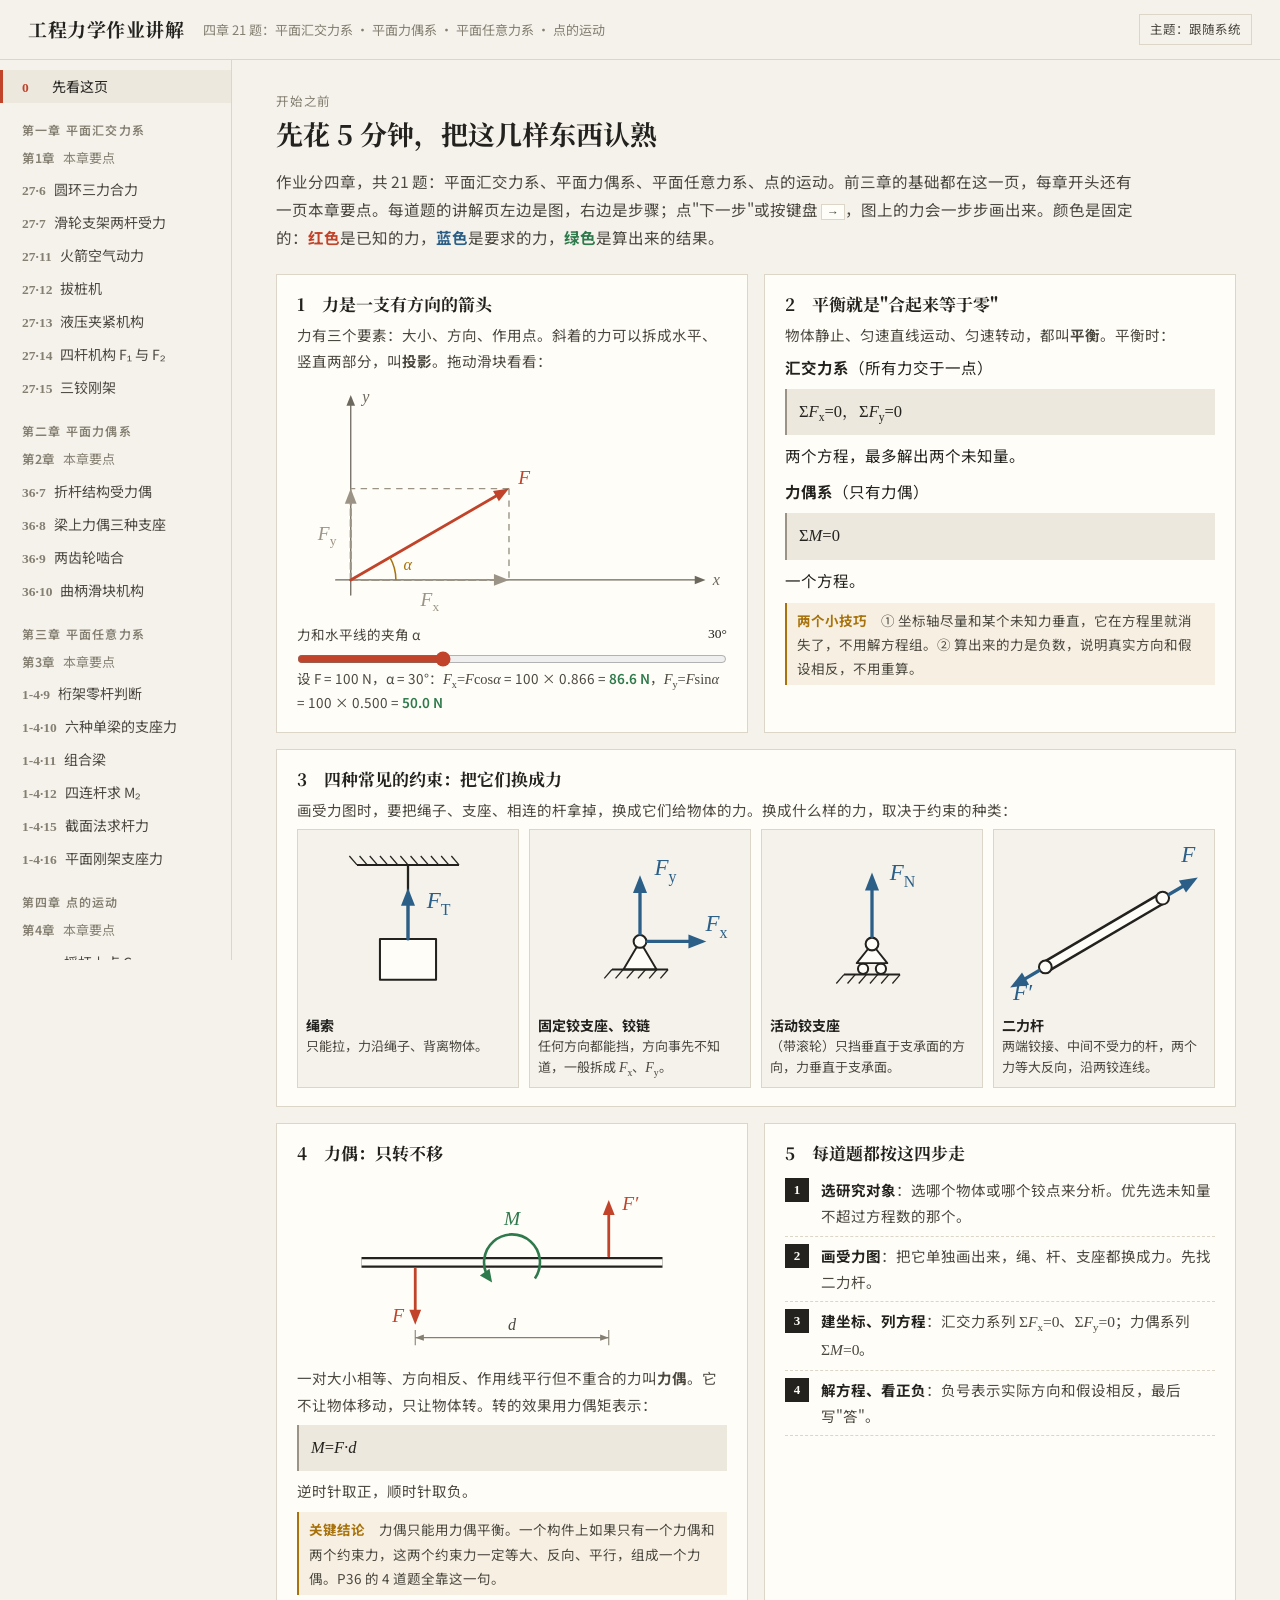
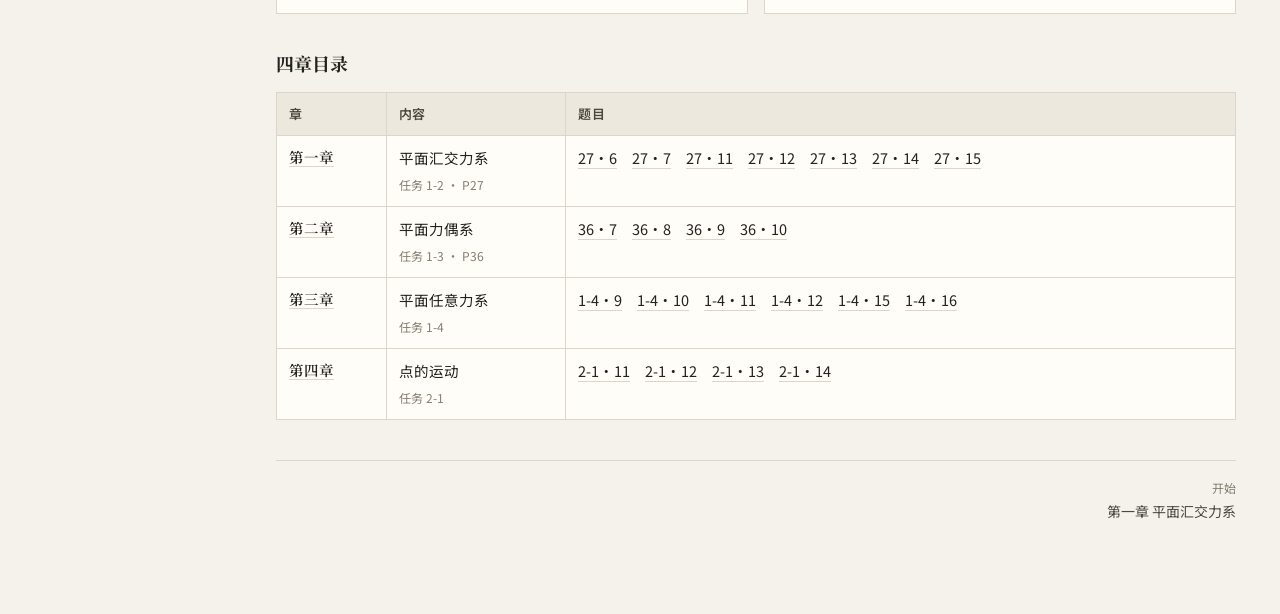
<file: index.html>
<!doctype html>
<html lang="zh-CN">
<head>
<meta charset="utf-8">
<meta name="viewport" content="width=device-width,initial-scale=1">
<title>工程力学作业讲解</title>
<meta name="description" content="工程力学四章 21 道作业题的分步动画讲解：平面汇交力系、平面力偶系、平面任意力系、点的运动">
<link rel="preconnect" href="https://fonts.googleapis.com">
<link rel="preconnect" href="https://fonts.gstatic.com" crossorigin>
<link href="https://fonts.googleapis.com/css2?family=Noto+Sans+SC:wght@400;500;700&family=Noto+Serif+SC:wght@600;700&display=swap" rel="stylesheet" media="print" onload="this.media='all'">
<style>
:root{
  --bg:#f4f2eb; --card:#fffdf7; --ink:#23221e; --ink2:#4b4840; --muted:#857f72; --rule:#dcd6c8; --soft:#ece8dd;
  --known:#c1432a; --unk:#2b5f88; --res:#2f7a4c; --geo:#9b9486; --hl:#a8730c; --axis:#6d685e;
  --sans:"Noto Sans SC","Source Han Sans SC","PingFang SC","Hiragino Sans GB","DengXian",sans-serif;
  --serif:"Noto Serif SC","Source Han Serif SC","Songti SC","SimSun",serif;
  --math:"Times New Roman","STIX Two Text","Noto Serif SC","Songti SC",serif;
  color-scheme:light;
}
@media (prefers-color-scheme: dark){
  :root:not([data-theme="light"]){
    --bg:#1a1916; --card:#23221e; --ink:#ece8de; --ink2:#c8c3b6; --muted:#8f897c; --rule:#3b3933; --soft:#2c2b26;
    --known:#f07a5a; --unk:#74a9d8; --res:#5fc28c; --geo:#7f7a6e; --hl:#e0ad48; --axis:#a8a294;
    color-scheme:dark;
  }
}
:root[data-theme="dark"]{
  --bg:#1a1916; --card:#23221e; --ink:#ece8de; --ink2:#c8c3b6; --muted:#8f897c; --rule:#3b3933; --soft:#2c2b26;
  --known:#f07a5a; --unk:#74a9d8; --res:#5fc28c; --geo:#7f7a6e; --hl:#e0ad48; --axis:#a8a294;
  color-scheme:dark;
}
*{box-sizing:border-box}
html,body{margin:0;background:var(--bg);color:var(--ink)}
body{font:15.5px/1.8 var(--sans);-webkit-font-smoothing:antialiased}
a{color:inherit}
button{font:inherit;color:inherit}

/* 顶栏 */
.top{display:flex;align-items:center;gap:18px;padding:14px 28px;border-bottom:1px solid var(--rule);background:var(--bg)}
.top h1{font:700 19px/1.3 var(--serif);margin:0;letter-spacing:.03em}
.top .sub{color:var(--muted);font-size:13px;flex:1}
.top .theme{background:none;border:1px solid var(--rule);padding:3px 10px;font-size:12.5px;cursor:pointer;color:var(--ink2)}

.shell{display:grid;grid-template-columns:232px minmax(0,1fr)}
.side{border-right:1px solid var(--rule);padding:10px 0 40px;position:sticky;top:0;height:100vh;overflow:auto}
.side h4{font:600 12px var(--sans);color:var(--muted);letter-spacing:.1em;margin:18px 22px 4px}
.side a{display:flex;gap:8px;align-items:baseline;padding:6px 18px 6px 19px;color:var(--ink2);text-decoration:none;font-size:14px;border-left:3px solid transparent;line-height:1.5}
.side a .no{font:600 13.5px var(--math);color:var(--muted);min-width:22px}
.side a.chl .t{color:var(--muted);font-size:13px}
.side a.chl .no{font-family:var(--sans);font-size:12.5px}
.side a:hover{background:var(--soft)}
.side a.on{background:var(--soft);border-left-color:var(--known);color:var(--ink)}
.side a.on .no{color:var(--known)}
main{padding:30px 44px 90px;max-width:1320px;min-width:0}

/* 题目头 */
.tag{font-size:12.5px;color:var(--muted);letter-spacing:.06em}
.ph h2{font:700 27px/1.35 var(--serif);margin:4px 0 14px}
.orig{border-left:3px solid var(--rule);padding:2px 0 2px 14px;color:var(--ink2);font-size:14.5px;margin:0 0 12px;max-width:900px}
.orig .chg{color:var(--known);font-weight:600}
.given{display:grid;grid-template-columns:auto 1fr;gap:2px 14px;font-size:14.5px;max-width:900px}
.given b{font-weight:600;color:var(--muted);font-size:12.5px;letter-spacing:.08em;padding-top:2px}

.know{display:grid;grid-template-columns:repeat(auto-fit,minmax(250px,1fr));gap:12px;margin:22px 0 28px}
.kc{background:var(--card);border:1px solid var(--rule);border-top:3px solid var(--hl);padding:11px 16px 12px}
.kc h5{margin:0 0 3px;font:600 14.5px var(--sans)}
.kc p{margin:0;font-size:14px;color:var(--ink2);line-height:1.75}

/* 图 + 步骤 */
.stage{display:grid;grid-template-columns:minmax(0,1.12fr) minmax(0,1fr);gap:28px;align-items:start}
.fig{position:sticky;top:14px;background:var(--card);border:1px solid var(--rule)}
.fig svg.dg{display:block;width:100%;height:auto;touch-action:manipulation}
.vtabs{display:flex;border-bottom:1px solid var(--rule)}
.vtabs button{flex:1;padding:8px 6px;border:none;background:none;border-bottom:2px solid transparent;cursor:pointer;color:var(--muted);font-size:14px}
.vtabs button.on{color:var(--ink);border-bottom-color:var(--known);font-weight:600}
.figbar{display:flex;align-items:center;gap:8px;border-top:1px solid var(--rule);padding:8px 12px;flex-wrap:wrap}
.btn{background:none;border:1px solid var(--rule);color:var(--ink);padding:4px 12px;font-size:13.5px;cursor:pointer;line-height:1.6}
.btn:hover{border-color:var(--ink2)}
.btn:disabled{opacity:.35;cursor:default}
.btn.pri{background:var(--ink);color:var(--card);border-color:var(--ink)}
.stepno{font:600 14px var(--math);color:var(--ink2);min-width:58px;text-align:center}
.dots{display:flex;gap:4px;margin-left:auto}
.dots i{width:16px;height:4px;background:var(--rule);cursor:pointer}
.dots i.on{background:var(--known)}
.ctrl{padding:8px 14px 10px;border-top:1px solid var(--rule);display:grid;gap:4px;font-size:13.5px}
.ctrl:empty{display:none}
.ctrl label{display:flex;justify-content:space-between;color:var(--ink2)}
.ctrl label span:last-child{font-family:var(--math);color:var(--ink)}
.ctrl input[type=range]{width:100%;accent-color:var(--known);margin:0}
.readout{font-size:13.5px;color:var(--ink2);line-height:1.7}
.readout b{color:var(--res);font-weight:600}
.legend{display:flex;gap:6px 16px;flex-wrap:wrap;font-size:12.5px;color:var(--muted);padding:7px 12px;border-top:1px solid var(--rule)}
.legend span{display:inline-flex;align-items:center;gap:6px}
.legend span i{display:inline-block;width:18px;height:3px}

.steps{list-style:none;margin:0;padding:0}
.steps li{position:relative;padding:13px 16px 14px 54px;border:1px solid transparent;border-bottom-color:var(--rule);cursor:pointer;transition:background .25s,opacity .25s}
.steps li .n{position:absolute;left:14px;top:15px;width:26px;height:26px;border:1.5px solid var(--muted);font:600 13.5px/23px var(--math);text-align:center;color:var(--muted)}
.steps li.on{background:var(--card);border-color:var(--rule);border-left:3px solid var(--known);padding-left:52px}
.steps li.on .n{background:var(--known);border-color:var(--known);color:#fff}
.steps li.later{opacity:.45}
.steps li.later:hover{opacity:.8}
.steps h4{margin:0 0 3px;font:600 15.5px/1.5 var(--sans)}
.steps .bd{font-size:14.5px;color:var(--ink2)}
.steps .bd p{margin:4px 0}

/* 公式 */
.mx{font-family:var(--math);font-size:1.07em;white-space:nowrap}
.mx i,.eq i,.wl i{font-style:italic}
.eq{font-family:var(--math);font-size:16.5px;margin:7px 0;padding:6px 12px;background:var(--soft);border-left:2px solid var(--geo);overflow-x:auto;white-space:nowrap;line-height:2.1;color:var(--ink)}
.fr{display:inline-flex;flex-direction:column;vertical-align:middle;text-align:center;margin:0 3px;font-size:.9em;line-height:1.25}
.fr>span:first-child{border-bottom:1px solid currentColor;padding:0 3px 1px}
.fr>span:last-child{padding:1px 3px 0}
.sqrt{white-space:nowrap}
.sqrt .rad{border-top:1px solid currentColor;padding:0 2px;margin-left:1px}
sub,sup{font-size:.7em;line-height:0}
.tip{font-size:13.5px;margin-top:8px;padding:5px 10px;border-left:2px solid var(--hl);color:var(--ink2);background:color-mix(in srgb,var(--hl) 9%,transparent)}
.tip b{color:var(--hl)}

/* 作业本写法 */
.blk{margin-top:36px}
.blk>h3{font:700 18px var(--serif);margin:0 0 10px;display:flex;align-items:center;gap:12px}
.blk>h3 .btn{font:13px var(--sans);margin-left:auto}
.write{background:var(--card);border:1px solid var(--rule);padding:16px 24px 16px 46px;position:relative;
  background-image:repeating-linear-gradient(to bottom,transparent 0,transparent 39px,var(--rule) 39px,var(--rule) 40px);background-position:0 15px}
.write::before{content:"";position:absolute;left:28px;top:0;bottom:0;border-left:1px solid color-mix(in srgb,var(--known) 45%,transparent)}
.wl{min-height:40px;line-height:40px;font-size:15.5px;font-family:var(--math),var(--sans);white-space:nowrap;overflow-x:auto;overflow-y:hidden}
.wl .fr{line-height:1.15;font-size:.85em}
.wl.zh{font-family:var(--sans);white-space:normal;line-height:40px}
.ans{border:2px solid var(--res);padding:12px 18px;margin-top:18px;background:color-mix(in srgb,var(--res) 6%,var(--card))}
.ans b{color:var(--res);font-weight:700;letter-spacing:.1em;margin-right:10px}
.pit{margin:18px 0 0;padding:0;list-style:none}
.pit li{padding:6px 0 6px 26px;position:relative;color:var(--ink2);font-size:14.5px;border-bottom:1px dashed var(--rule)}
.pit li::before{content:"!";position:absolute;left:4px;top:7px;width:15px;height:15px;border:1.5px solid var(--known);color:var(--known);font:700 11px/12px var(--sans);text-align:center}
.pn{display:flex;justify-content:space-between;gap:12px;margin-top:40px;border-top:1px solid var(--rule);padding-top:16px}
.pn a{text-decoration:none;font-size:14px;color:var(--ink2);max-width:48%}
.pn a:hover{color:var(--known)}
.pn small{display:block;color:var(--muted);font-size:12px}

/* SVG 图元 */
.dg text{user-select:none}
.ln{stroke:var(--ink);stroke-width:1.6;fill:none}
.frm{stroke:var(--ink);stroke-width:3;fill:none;stroke-linejoin:miter}
.rope{stroke:var(--ink);stroke-width:1.8;fill:none}
.dsh{stroke:var(--geo);stroke-width:1.3;stroke-dasharray:6 5;fill:none}
.dsh.r{stroke:var(--res)}
.dsh.h{stroke:var(--hl);stroke-width:1.6}
.dd{stroke:var(--geo);stroke-width:1.2;stroke-dasharray:12 4 2 4;fill:none}
.rodO{stroke:var(--ink);stroke-width:10;fill:none;stroke-linejoin:miter;stroke-linecap:butt}
.rodI{stroke:var(--card);stroke-width:6;fill:none;stroke-linejoin:miter;stroke-linecap:butt}
.rod{transition:opacity .5s}
.hot .rodO{stroke:var(--hl);animation:hotp 1.2s ease-in-out infinite}
.hot .rodI{stroke:color-mix(in srgb,var(--hl) 22%,var(--card))}
.hot.cplg{--fc:var(--hl)}
@keyframes hotp{50%{stroke-width:12}}
.pinc{fill:var(--card);stroke:var(--ink);stroke-width:1.6}
.sup{fill:var(--card);stroke:var(--ink);stroke-width:1.5;stroke-linejoin:round}
.gl{stroke:var(--ink);stroke-width:1.6}
.ht{stroke:var(--ink);stroke-width:1}
.body{fill:var(--card);stroke:var(--ink);stroke-width:1.6;stroke-linejoin:round}
.inkf{fill:var(--ink)}
.arc{stroke:var(--hl);stroke-width:1.4;fill:none}
.arcT{fill:var(--hl);font:italic 15px var(--math)}
.arc.r{stroke:var(--res)}.arcT.r{fill:var(--res)}
.lb{font:italic 18px var(--math);fill:var(--ink)}
.lb .sb{font-style:normal;font-size:12.5px}
.pt{font:italic 17px var(--math);fill:var(--ink)}
.nt{font:13px var(--sans);fill:var(--muted)}
.nt.r{fill:var(--res);font-weight:600}
.big{font:600 17px var(--math);fill:var(--res)}
.vl{font:12.5px var(--sans);fill:var(--fc)}
.dm{stroke:var(--muted);stroke-width:1}
.dmh{fill:var(--muted)}
.dmt{font:italic 15px var(--math);fill:var(--ink2)}
.rtm{stroke:var(--hl);stroke-width:1.3;fill:none}
.focus{stroke:var(--hl);stroke-width:1.6;stroke-dasharray:4 3;fill:none}

.arw{--fc:var(--known)}
.arw.u{--fc:var(--unk)}
.arw.r{--fc:var(--res)}
.arw.g{--fc:var(--geo)}
.arw.ax{--fc:var(--axis)}
.arw line{stroke:var(--fc);stroke-width:2.6;stroke-linecap:round}
.arw.ax line{stroke-width:1.2}
.arw line.dsl{stroke-dasharray:6 4;stroke-width:2}
.arw path{fill:var(--fc)}
.arw .lb{fill:var(--fc)}
.arw.ax .lb{font-size:15px}
.cplg{--fc:var(--known)}
.cplg.r{--fc:var(--res)}
.cplg.u{--fc:var(--unk)}
.hole{fill:var(--bg);stroke:var(--ink);stroke-width:1.2}
.rm{font-style:normal}
.kdot{fill:var(--hl)}
.cpl{stroke:var(--fc);fill:none;stroke-width:2.4}
.cplh{fill:var(--fc)}
.cplt{fill:var(--fc)}

/* 第三、四章图元 */
.ql{--fc:var(--known)}
.ql line{stroke:var(--known);stroke-width:1.5}
.ql path{fill:var(--known)}
.ql .lb{fill:var(--known)}
.bar{stroke:var(--ink);stroke-width:3.2;stroke-linecap:round}
.bar.zero{stroke:var(--geo);stroke-width:2.2;stroke-dasharray:7 5}
.bar.hotbar{stroke:var(--hl);stroke-width:5}
.mn{font:13px var(--math);fill:var(--ink2)}
.zl{font:600 12.5px var(--sans);fill:var(--known)}
.wedge{fill:color-mix(in srgb,var(--hl) 30%,transparent);stroke:none}
.slot{stroke:var(--ink);stroke-width:12;fill:none;stroke-linecap:round}
.slotI{stroke:var(--card);stroke-width:8;fill:none;stroke-linecap:round}
.trace{stroke:var(--res);stroke-width:1.6;stroke-dasharray:5 4;fill:none}
.cut{stroke:var(--known);stroke-width:1.8;stroke-dasharray:10 5;fill:none}


/* 受力平衡图 */
.balp .fly{transition:transform .9s cubic-bezier(.2,.8,.2,1),opacity .45s}
.balp.pre .fly{transform:translate(var(--fx),var(--fy));opacity:0}
.balp .late{transition:opacity .5s}
.balp.pre .late{opacity:0}
.bt{font:600 16px var(--sans);fill:var(--ink)}
.bv{font:12.5px var(--sans);font-style:normal}
.replay{font:13px var(--sans);fill:var(--unk);cursor:pointer;text-decoration:underline}

/* 没看懂、定时开放 */
.stuck{float:right;margin:1px 0 0 10px;background:none;border:1px solid var(--rule);color:var(--muted);font-size:12.5px;line-height:1.6;padding:1px 9px;cursor:pointer}
.stuck:hover{border-color:var(--ink2);color:var(--ink2)}
.stuck.on{border-color:var(--known);color:var(--known)}
.locked{color:var(--muted)}

/* 分步显隐 */
[data-s]{opacity:0;transition:opacity .5s ease}
[data-s].on{opacity:1}
.arw[data-s]{transform:scale(.04);transition:transform .7s cubic-bezier(.2,.8,.25,1),opacity .3s}
.arw[data-s].on{transform:none}
[data-tk]{transition:transform 1s cubic-bezier(.4,0,.2,1)}
[data-dk]{transition:opacity .5s}
.dim{opacity:.16 !important}
.instant,.instant *{transition:none !important}
.spin{animation:spin linear infinite}
.spin.ccw{animation-name:spinccw}
@keyframes spin{to{transform:rotate(360deg)}}
@keyframes spinccw{to{transform:rotate(-360deg)}}
.paused .spin{animation-play-state:paused}
@media (prefers-reduced-motion: reduce){
  [data-s],.arw[data-s],[data-tk]{transition-duration:.01s !important}
  .spin{animation:none}
  .hot .rodO{animation:none}
}

/* 入门页、汇总页 */
.lead{font-size:15.5px;color:var(--ink2);max-width:860px}
.pr{display:grid;grid-template-columns:repeat(auto-fit,minmax(380px,1fr));gap:16px;margin-top:22px}
.prc{background:var(--card);border:1px solid var(--rule);padding:16px 20px 18px}
.prc h3{font:700 17px var(--serif);margin:0 0 6px}
.prc p{margin:6px 0;font-size:14.5px;color:var(--ink2)}
.prc svg{display:block;width:100%;height:auto;margin:6px 0}
.prc.wide{grid-column:1/-1}
.cons{display:grid;grid-template-columns:repeat(4,minmax(0,1fr));gap:10px}
.cons figure{margin:0;border:1px solid var(--rule);padding:6px 8px 8px;background:var(--bg)}
.cons figcaption{font-size:13px;color:var(--ink2);line-height:1.6}
.cons figcaption b{display:block;color:var(--ink);font-size:14px}
.four{margin:6px 0 0;padding-left:0;list-style:none;counter-reset:f}
.four li{counter-increment:f;padding:6px 0 6px 36px;position:relative;font-size:14.5px;color:var(--ink2);border-bottom:1px dashed var(--rule)}
.four li::before{content:counter(f);position:absolute;left:0;top:7px;width:24px;height:24px;background:var(--ink);color:var(--card);font:600 13px/24px var(--math);text-align:center}
.four li b{color:var(--ink)}
table.sum{width:100%;border-collapse:collapse;margin-top:16px;font-size:14.5px;background:var(--card)}
table.sum th,table.sum td{border:1px solid var(--rule);padding:9px 12px;text-align:left;vertical-align:top}
table.sum th{background:var(--soft);font-weight:600;font-size:13px;color:var(--ink2);letter-spacing:.05em}
table.sum td:first-child{white-space:nowrap;font-family:var(--math);font-weight:600}
table.sum a{text-decoration:none;border-bottom:1px solid var(--rule)}
table.sum a:hover{color:var(--known)}
.kbd{font:12px var(--math);border:1px solid var(--rule);padding:0 5px;background:var(--card)}

@media (max-width: 960px){
  .top{padding:10px 16px}
  .top .sub{display:none}
  .shell{grid-template-columns:1fr}
  .side{position:sticky;top:0;height:auto;display:flex;overflow-x:auto;padding:0;border-right:none;border-bottom:1px solid var(--rule);background:var(--bg);z-index:6;scrollbar-width:none}
  .side::-webkit-scrollbar{display:none}
  .side h4{display:none}
  .side a{border-left:none;border-bottom:3px solid transparent;white-space:nowrap;padding:9px 11px 7px}
  .side a .t{display:none}
  .side a.on{border-bottom-color:var(--known)}
  main{padding:18px 16px 90px}
  .ph h2{font-size:21px}
  .stage{grid-template-columns:1fr;gap:14px}
  .fig{position:sticky;top:44px;z-index:4}
  .fig .legend{display:none}
  .pr{grid-template-columns:1fr}
  .cons{grid-template-columns:repeat(2,minmax(0,1fr))}
  .write{padding:12px 14px 12px 34px}
  .write::before{left:20px}
}

/* 手机端 */
.khead,.shead,.mbar,.omore{display:none}
.fr,.sqrt{white-space:nowrap}
.measure [data-s]{opacity:1 !important;transform:none !important}
@media (max-width: 960px){
  body{font-size:15px}
  main{overflow-x:clip;padding-bottom:130px}
  .top h1{font-size:17px}
  .tag{font-size:12px}
  .orig{font-size:14px;padding-left:11px;display:-webkit-box;-webkit-line-clamp:3;-webkit-box-orient:vertical;overflow:hidden;margin-bottom:2px}
  .orig.open{display:block}
  .omore{display:inline-block;background:none;border:none;color:var(--unk);font-size:13px;padding:0 0 0 14px;margin:0 0 10px;cursor:pointer}
  .given{font-size:14px}
  .mx{white-space:normal}
  .eq{white-space:normal;overflow-x:visible;font-size:16px;line-height:1.85;padding:6px 10px}
  .wl{white-space:normal;overflow:visible}
  .khead{display:block;font-size:12.5px;color:var(--muted);margin:16px 0 6px;letter-spacing:.04em}
  .know{display:flex;overflow-x:auto;scroll-snap-type:x mandatory;gap:10px;margin:0 -16px 16px;padding:0 16px 4px;scrollbar-width:none}
  .know::-webkit-scrollbar{display:none}
  .kc{flex:0 0 84%;scroll-snap-align:center}
  .fig{top:40px;box-shadow:0 1px 0 var(--rule)}
  .fig svg.dg{max-height:44vh;margin:0 auto}
  .figbar{display:none}
  .vtabs button{padding:7px 4px;font-size:13.5px}
  .ctrl{padding:6px 12px 8px;font-size:13px}
  .readout{font-size:13px}
  .shead{display:flex;align-items:center;justify-content:space-between;font-size:13px;color:var(--muted);padding:0 2px}
  .shead .btn{font-size:12.5px;padding:2px 10px}
  .steps li{display:none;padding:12px 14px 14px;background:var(--card);border:1px solid var(--rule);cursor:default}
  .steps li .n{display:none}
  .steps li.on{display:block;border-left:3px solid var(--known);padding-left:14px}
  .steps h4{font-size:16.5px;margin-bottom:4px}
  .steps .bd{font-size:15px;line-height:1.85}
  .steps.all li{display:block;padding:12px 14px 14px 50px;cursor:pointer}
  .steps.all li .n{display:block;left:12px;top:13px}
  .steps.all li.on{padding-left:48px}
  .mbar{display:flex;position:fixed;left:0;right:0;bottom:0;z-index:30;gap:10px;align-items:center;padding:8px 12px calc(8px + env(safe-area-inset-bottom));background:var(--card);border-top:1px solid var(--rule)}
  .mbar .btn{flex:1;height:46px;font-size:16px;touch-action:manipulation}
  .mprog{display:flex;gap:4px;flex:0 0 auto}
  .mprog i{width:7px;height:7px;background:var(--rule)}
  .mprog i.on{background:var(--known)}
  .write{background-image:none}
  .wl{line-height:1.9;min-height:0;padding:3px 0}
  .dg .lb{font-size:20px}
  .dg .lb .sb{font-size:14px}
  .dg .vl{font-size:14px}
  .dg .nt{font-size:14.5px}
  .dg .arcT{font-size:16.5px}
  .dg .pt{font-size:19px}
  .dg .dmt{font-size:18px}
  .arw line{stroke-width:3}
  .pr{gap:12px}
  .prc{padding:14px 14px 16px}
  table.sum{font-size:13.5px}
  table.sum th,table.sum td{padding:7px 8px}
}
@media (max-width: 960px) and (max-height: 520px){
  .fig{position:static}
  .fig svg.dg{max-height:80vh}
}

</style>
</head>
<body>
<header class="top">
  <h1>工程力学作业讲解</h1>
  <span class="sub">四章 21 题：平面汇交力系 · 平面力偶系 · 平面任意力系 · 点的运动</span>
  <button class="theme" id="theme">主题</button>
</header>
<div class="shell">
  <nav class="side" id="nav"></nav>
  <main id="main"></main>
</div>
<script>
/* ========== 配置 ========== */
const CONFIG = {
  // 百度统计的站点 id（统计代码 hm.js? 后面那串），留空就不统计
  baiduId: '',
  // 题号: 开放时间（北京时间）。到点前隐藏这道题的“作业本上这样写”和答案
  lock: {
    // 'p14-9': '2026-12-01 08:00',
  },
  // 网址带 ?view=teacher 时全部显示，也不记统计
  teacherKey: 'teacher'
};

'use strict';
/* ========== 数学与格式 ========== */
const RAD = Math.PI / 180;
const f = n => Math.round(n * 10) / 10;
// 数学角（度，逆时针为正）→ 屏幕坐标
const pol = (x, y, l, d) => [x + l * Math.cos(d * RAD), y - l * Math.sin(d * RAD)];

function at(o) {
  if (!o) return '';
  let s = '';
  if (o.s != null) s += ` data-s="${o.s}"`;
  else if (o.u != null) s += ` data-s="0"`;
  if (o.u != null) s += ` data-u="${o.u}"`;
  if (o.tk != null) s += ` data-tk="${o.tk}" data-tf="${o.tf}"`;
  if (o.dk != null) s += ` data-dk="${o.dk}"` + (o.du != null ? ` data-du="${o.du}"` : '');
  if (o.hk != null) s += ` data-hk="${o.hk}"`;
  if (o.style) s += ` style="${o.style}"`;
  return s;
}
// 标签：F_AB → F 加下标
function lab(t) {
  return String(t).replace(/([A-Za-zθβγαφω][′']?)_\{([^}]*)\}|([A-Za-zθβγαφω][′']?)_([A-Za-z0-9′']+)/g,
    (m, a, b, c, d) => `${a || c}<tspan class="sb" dy="5">${b || d}</tspan><tspan dy="-5">​</tspan>`);
}

/* 简易公式：$...$ 行内，$$...$$ 独立行；#frac{}{}、#sqrt{}、#t{直立}、_ 下标、^ 上标 */
function tex(s, up) {
  let out = '', i = 0;
  const group = () => {
    while (s[i] === ' ') i++;
    if (s[i] === '{') {
      let d = 0, j = i;
      for (; j < s.length; j++) { if (s[j] === '{') d++; else if (s[j] === '}') { d--; if (!d) break; } }
      const r = s.slice(i + 1, j); i = j + 1; return r;
    }
    return s[i++] || '';
  };
  while (i < s.length) {
    const c = s[i];
    if (c === '#') {
      const m = /^#([a-z]+)/.exec(s.slice(i));
      if (m) {
        i += m[0].length;
        if (m[1] === 'frac') { const a = group(), b = group(); out += `<span class="fr"><span>${tex(a, up)}</span><span>${tex(b, up)}</span></span>`; }
        else if (m[1] === 'sqrt') { const a = group(); out += `<span class="sqrt">√<span class="rad">${tex(a, up)}</span></span>`; }
        else if (m[1] === 't') { out += group(); }
        continue;
      }
    }
    if (c === '_' || c === '^') { i++; const a = group(); out += c === '_' ? `<sub>${tex(a, true)}</sub>` : `<sup>${tex(a, up)}</sup>`; continue; }
    if (/[A-Za-z]/.test(c)) {
      let j = i; while (j < s.length && /[A-Za-z]/.test(s[j])) j++;
      const w = s.slice(i, j); i = j;
      const fm = /^([A-Za-z])(sin|cos|tan)$/.exec(w);
      if (fm && !up) { out += `<i>${fm[1]}</i>${fm[2]}`; continue; }
      out += (w.length === 1 && !up) ? `<i>${w}</i>` : w; continue;
    }
    if ('θβγαφω'.includes(c) && !up) { out += `<i>${c}</i>`; i++; continue; }
    if (c === '=' && !up) { out += '=<wbr>'; i++; continue; }
    if (c === ' ') { out += '&nbsp;'; i++; continue; }
    if (c === '⇒') { out += '<wbr>⇒'; i++; continue; }
    if (c === '-') { out += '−'; i++; continue; }
    if (c === '*') { out += '×'; i++; continue; }
    if (c === '<') { out += '&lt;'; i++; continue; }
    out += c; i++;
  }
  return out;
}
// 公式转成纯文本，给"复制文字"用
function texPlain(s) {
  let out = '', i = 0;
  const sup = { '2': '²', '3': '³' };
  const group = () => {
    while (s[i] === ' ') i++;
    if (s[i] === '{') { let d = 0, j = i; for (; j < s.length; j++) { if (s[j] === '{') d++; else if (s[j] === '}') { d--; if (!d) break; } } const r = s.slice(i + 1, j); i = j + 1; return r; }
    return s[i++] || '';
  };
  const wrap = x => /^(\d+(\.\d+)?|[A-Za-zθαβγ][A-Za-z0-9′]{0,2}|√\d+)$/.test(x) ? x : '(' + x + ')';
  while (i < s.length) {
    const c = s[i];
    const m = c === '#' && /^#([a-z]+)/.exec(s.slice(i));
    if (m) {
      i += m[0].length;
      if (m[1] === 'frac') { const a = texPlain(group()), b = texPlain(group()); out += wrap(a) + '/' + wrap(b); }
      else if (m[1] === 'sqrt') out += '√' + wrap(texPlain(group()));
      else out += group();
      continue;
    }
    if (c === '_') { i++; out += texPlain(group()); continue; }
    if (c === '^') { i++; const a = texPlain(group()); out += sup[a] || '^' + a; continue; }
    out += c === '-' ? '−' : c === '*' ? '×' : c; i++;
  }
  return out;
}
function plainLine(h) { return String(h).replace(/\$\$?([^$]+?)\$\$?/g, (m, a) => texPlain(a)).replace(/<[^>]+>/g, ''); }
function T(h) {
  if (!h) return '';
  return String(h)
    .replace(/\$\$([\s\S]+?)\$\$/g, (m, a) => `<div class="eq">${tex(a.trim())}</div>`)
    .replace(/\$([^$]+?)\$/g, (m, a) => `<span class="mx">${tex(a)}</span>`);
}

/* ========== SVG 图元 ========== */
const D = {
  g: (c, o = {}, cls = '') => `<g${cls ? ` class="${cls}"` : ''}${at(o)}>${c}</g>`,
  ln: (x1, y1, x2, y2, cls = 'ln', o = {}) => `<line x1="${f(x1)}" y1="${f(y1)}" x2="${f(x2)}" y2="${f(y2)}" class="${cls}"${at(o)}/>`,
  pl: (pts, cls = 'ln', o = {}) => `<polyline points="${pts.map(p => f(p[0]) + ',' + f(p[1])).join(' ')}" class="${cls}"${at(o)}/>`,
  rod(pts, o = {}) {
    const P = pts.map(p => f(p[0]) + ',' + f(p[1])).join(' ');
    return `<g class="rod${o.cls ? ' ' + o.cls : ''}"${at(o)}><polyline points="${P}" class="rodO"/><polyline points="${P}" class="rodI"/></g>`;
  },
  pin: (x, y, o = {}) => `<circle cx="${f(x)}" cy="${f(y)}" r="${o.r || 5}" class="pinc"${at(o)}/>`,
  hatch(x1, y1, x2, y2, side = 1, o = {}) {
    const L = Math.hypot(x2 - x1, y2 - y1), dx = (x2 - x1) / L, dy = (y2 - y1) / L, nx = -dy * side, ny = dx * side;
    let s = `<line x1="${f(x1)}" y1="${f(y1)}" x2="${f(x2)}" y2="${f(y2)}" class="gl"/>`;
    const n = Math.max(2, Math.floor(L / 8));
    for (let i = 0; i <= n; i++) {
      const px = x1 + dx * (i * L / n), py = y1 + dy * (i * L / n);
      s += `<line x1="${f(px)}" y1="${f(py)}" x2="${f(px + nx * 7 - dx * 6)}" y2="${f(py + ny * 7 - dy * 6)}" class="ht"/>`;
    }
    return D.g(s, o);
  },
  // 固定铰支座：rot 为屏幕旋转角（顺时针为正）
  fixed(x, y, rot = 0, o = {}) {
    let s = `<path d="M${x},${y} L${x - 13},${y + 22} L${x + 13},${y + 22} Z" class="sup"/>` + D.hatch(x - 22, y + 22, x + 22, y + 22, 1) + `<circle cx="${x}" cy="${y}" r="5" class="pinc"/>`;
    return `<g transform="rotate(${rot} ${x} ${y})"${at(o)}>${s}</g>`;
  },
  roller(x, y, rot = 0, o = {}) {
    let s = `<path d="M${x},${y} L${x - 12},${y + 15} L${x + 12},${y + 15} Z" class="sup"/><circle cx="${x - 7}" cy="${y + 19.5}" r="4" class="pinc"/><circle cx="${x + 7}" cy="${y + 19.5}" r="4" class="pinc"/>` + D.hatch(x - 22, y + 24, x + 22, y + 24, 1) + `<circle cx="${x}" cy="${y}" r="5" class="pinc"/>`;
    return `<g transform="rotate(${rot} ${x} ${y})"${at(o)}>${s}</g>`;
  },
  txt: (x, y, t, cls = 'pt', o = {}) => `<text x="${f(x)}" y="${f(y)}" class="${cls}" text-anchor="${o.a || 'middle'}"${at(o)}>${lab(t)}</text>`,
  note: (x, y, t, o = {}) => `<text x="${f(x)}" y="${f(y)}" class="nt${o.c ? ' ' + o.c : ''}" text-anchor="${o.a || 'middle'}"${at(o)}>${t}</text>`,
  arc(cx, cy, r, a1, a2, label, o = {}) {
    const [x1, y1] = pol(cx, cy, r, a1), [x2, y2] = pol(cx, cy, r, a2);
    const big = Math.abs(a2 - a1) > 180 ? 1 : 0, sweep = a2 > a1 ? 0 : 1;
    let s = `<path d="M${f(x1)},${f(y1)} A${r},${r} 0 ${big} ${sweep} ${f(x2)},${f(y2)}" class="arc ${o.c || ''}"/>`;
    if (label) {
      const m = o.am != null ? o.am : (a1 + a2) / 2;
      const [lx, ly] = o.lp || pol(cx, cy, r + (o.lo || 15), m);
      s += `<text x="${f(lx)}" y="${f(ly + 5)}" class="arcT ${o.c || ''}" text-anchor="middle">${lab(label)}</text>`;
    }
    return D.g(s, o);
  },
  // 力偶：cw=true 顺时针。可用 o.a1/o.a2 指定弧的起止（数学角）
  couple(cx, cy, r, cw, label, o = {}) {
    const a1 = o.a1 != null ? o.a1 : (cw ? 215 : -35), a2 = o.a2 != null ? o.a2 : (cw ? -35 : 215);
    const [x1, y1] = pol(cx, cy, r, a1), [x2, y2] = pol(cx, cy, r, a2);
    const span = Math.abs(a2 - a1);
    let s = `<path d="M${f(x1)},${f(y1)} A${r},${r} 0 ${span > 180 ? 1 : 0} ${cw ? 1 : 0} ${f(x2)},${f(y2)}" class="cpl"/>`;
    const tx = cw ? Math.sin(a2 * RAD) : -Math.sin(a2 * RAD), ty = cw ? Math.cos(a2 * RAD) : -Math.cos(a2 * RAD);
    const h = 12, w = 5.5, bx = x2 - tx * h * 0.6, by = y2 - ty * h * 0.6, ex = x2 + tx * h * 0.4, ey = y2 + ty * h * 0.4;
    s += `<path d="M${f(ex)},${f(ey)} L${f(bx - ty * w)},${f(by + tx * w)} L${f(bx + ty * w)},${f(by - tx * w)} Z" class="cplh"/>`;
    if (label) { const [lx, ly] = o.lp || [cx, cy - r - 9]; s += `<text x="${f(lx)}" y="${f(ly)}" class="lb cplt" text-anchor="middle">${lab(label)}</text>`; }
    return D.g(s, o, 'cplg ' + (o.c || 'k'));
  },
  arrow(x1, y1, x2, y2, o = {}) {
    const L = Math.hypot(x2 - x1, y2 - y1) || 1, ux = (x2 - x1) / L, uy = (y2 - y1) / L, h = o.h || 14, w = o.w || 5.5;
    const bx = x2 - ux * h, by = y2 - uy * h;
    let s = `<line x1="${f(x1)}" y1="${f(y1)}" x2="${f(bx + ux * 2)}" y2="${f(by + uy * 2)}"${o.dash ? ' class="dsl"' : ''}/><path d="M${f(x2)},${f(y2)} L${f(bx - uy * w)},${f(by + ux * w)} L${f(bx + uy * w)},${f(by - ux * w)} Z"/>`;
    if (o.l) {
      const [lx, ly] = o.lp || [x2 + ux * 12 - uy * 14, y2 + uy * 12 + ux * 14 + 5];
      s += `<text x="${f(lx)}" y="${f(ly)}" class="lb" text-anchor="${o.la || 'middle'}">${lab(o.l)}</text>`;
    }
    if (o.v) { const [vx, vy] = o.vp; s += `<text x="${f(vx)}" y="${f(vy)}" class="vl" text-anchor="${o.va || 'middle'}">${o.v}</text>`; }
    const oo = Object.assign({}, o, { style: `transform-origin:${f(x1)}px ${f(y1)}px` + (o.style ? ';' + o.style : '') });
    return `<g class="arw ${o.c || 'k'}"${at(oo)}>${s}</g>`;
  },
  // 从点出发的力
  af(x, y, len, deg, o = {}) { const g = o.g || 0; const [sx, sy] = pol(x, y, g, deg), [ex, ey] = pol(x, y, g + len, deg); return D.arrow(sx, sy, ex, ey, o); },
  // 指向点的力（箭头尖在点上）
  ai(x, y, len, deg, o = {}) { const g = o.g != null ? o.g : 7; const [sx, sy] = pol(x, y, g + len, deg + 180), [ex, ey] = pol(x, y, g, deg + 180); return D.arrow(sx, sy, ex, ey, o); },
  dim(x1, y1, x2, y2, label, o = {}) {
    const L = Math.hypot(x2 - x1, y2 - y1), dx = (x2 - x1) / L, dy = (y2 - y1) / L, h = 8, w = 3;
    const head = (x, y, sx, sy) => `<path d="M${f(x)},${f(y)} L${f(x - sx * h - sy * w)},${f(y - sy * h + sx * w)} L${f(x - sx * h + sy * w)},${f(y - sy * h - sx * w)} Z" class="dmh"/>`;
    const nx = -dy, ny = dx;
    let s = `<line x1="${f(x1)}" y1="${f(y1)}" x2="${f(x2)}" y2="${f(y2)}" class="dm"/>` + head(x2, y2, dx, dy) + head(x1, y1, -dx, -dy);
    s += `<line x1="${f(x1 + nx * 7)}" y1="${f(y1 + ny * 7)}" x2="${f(x1 - nx * 7)}" y2="${f(y1 - ny * 7)}" class="dm"/><line x1="${f(x2 + nx * 7)}" y1="${f(y2 + ny * 7)}" x2="${f(x2 - nx * 7)}" y2="${f(y2 - ny * 7)}" class="dm"/>`;
    const off = o.off != null ? o.off : -12;
    const mx = (x1 + x2) / 2 + nx * off, my = (y1 + y2) / 2 + ny * off;
    s += `<text x="${f(mx)}" y="${f(my + 5)}" class="dmt" text-anchor="middle">${lab(label)}</text>`;
    return D.g(s, o);
  },
  rt(x, y, d1, d2, sz = 10, o = {}) {
    const [ax, ay] = pol(x, y, sz, d1), [cx, cy] = pol(x, y, sz, d2);
    return D.pl([[ax, ay], [ax + cx - x, ay + cy - y], [cx, cy]], 'rtm', o);
  },
  axes(x, y, o = {}) {
    const L = o.len || 100, B = o.back || 20, r = o.rot || 0;
    const ax = (d, lb) => { const [sx, sy] = pol(x, y, B, d + 180), [ex, ey] = pol(x, y, L, d); const [lx, ly] = pol(x, y, L + 13, d); return D.arrow(sx, sy, ex, ey, { c: 'ax', h: 10, w: 4, l: lb, lp: [lx, ly + 5] }); };
    return D.g(ax(r, o.lx || 'x') + ax(r + 90, o.ly || 'y'), o);
  }
};

/* ========== 题目注册与渲染 ========== */
const PROBS = [];
const reg = p => PROBS.push(p);
const S = { p: null, vi: 0, cur: 0, params: {}, timer: null };
const $ = sel => document.querySelector(sel);

function legendHTML() {
  return `<div class="legend"><span><i style="background:var(--known)"></i>已知的力</span><span><i style="background:var(--unk)"></i>待求的力</span><span><i style="background:var(--res)"></i>算出来的结果</span><span><i style="background:var(--geo)"></i>辅助线</span></div>`;
}

function renderProb(p) {
  const idx = PROBS.indexOf(p), prev = PROBS[idx - 1], next = PROBS[idx + 1];
  const tabs = p.variants.length > 1 ? `<div class="vtabs">${p.variants.map((v, i) => `<button data-vi="${i}">${v.label}</button>`).join('')}</div>` : '';
  $('#main').innerHTML = `
  <article class="prob">
    <div class="ph">
      <div class="tag">${p.tag}</div>
      <h2>${p.title}</h2>
      <div class="orig" id="orig">${T(p.orig)}</div><button class="omore" id="omore">展开原题</button>
      <div class="given"><b>已知</b><div>${T(p.given)}</div><b>要求</b><div>${T(p.ask)}</div></div>
    </div>
    <div class="khead">先搞懂这几个概念（左右滑动）</div>
    <div class="know">${p.know.map(k => `<div class="kc"><h5>${k[0]}</h5><p>${T(k[1])}</p></div>`).join('')}</div>
    <div class="stage">
      <div class="fig" id="fig">
        ${tabs}
        <div id="svgw"></div>
        <div class="figbar">
          <button class="btn" id="bPrev" title="上一步（←）">上一步</button>
          <span class="stepno" id="stepno"></span>
          <button class="btn pri" id="bNext" title="下一步（→）">下一步</button>
          <button class="btn" id="bPlay">自动播放</button>
          <span class="dots" id="dots"></span>
        </div>
        <div class="ctrl" id="ctrl"></div>
        ${legendHTML()}
      </div>
      <div class="shead"><span id="shno"></span><button class="btn" id="bAll">展开全部步骤</button></div>
      <ol class="steps" id="steps"></ol>
    </div>
    <section class="blk"><h3>作业本上这样写 <button class="btn" id="bCopy">复制文字</button></h3><div class="write" id="write"></div></section>
    <div class="ans" id="ans"></div>
    <section class="blk" id="pitw"><h3>容易错的地方</h3><ul class="pit" id="pit"></ul></section>
    <nav class="pn">
      ${prev ? `<a href="#${prev.id}"><small>上一题</small>${prev.nav} ${prev.short}</a>` : `<a href="#intro"><small>上一页</small>先看这页</a>`}
      ${next && next.ch !== p.ch ? `<a href="#${CHAPTERS[next.ch].id}" style="text-align:right"><small>下一章</small>${CHAPTERS[next.ch].no} ${CHAPTERS[next.ch].name}</a>` : next ? `<a href="#${next.id}" style="text-align:right"><small>下一题</small>${next.nav} ${next.short}</a>` : `<a href="#sum" style="text-align:right"><small>最后</small>答案汇总</a>`}
    </nav>
    <div class="mbar"><button class="btn" id="mPrev">上一步</button><span class="mprog" id="mprog"></span><button class="btn pri" id="mNext">下一步</button></div>
  </article>`;
  $('#bPrev').onclick = () => go(S.cur - 1);
  $('#bNext').onclick = () => go(S.cur + 1);
  $('#bPlay').onclick = togglePlay;
  $('#bCopy').onclick = copyWrite;
  $('#omore').onclick = () => { const o = $('#orig'); o.classList.toggle('open'); $('#omore').textContent = o.classList.contains('open') ? '收起原题' : '展开原题'; };
  $('#mPrev').onclick = () => { stop(); go(S.cur - 1); };
  $('#mNext').onclick = () => {
    stop();
    if (S.cur < allSteps(V()).length - 1) go(S.cur + 1);
    else { const nx = PROBS[PROBS.indexOf(S.p) + 1]; location.hash = nx ? nx.id : 'sum'; }
  };
  $('#bAll').onclick = () => { const el = $('#steps'); el.classList.toggle('all'); $('#bAll').textContent = el.classList.contains('all') ? '只看当前步' : '展开全部步骤'; };
  // 在图上左右滑动翻步
  let tx = null, ty = 0;
  $('#svgw').addEventListener('touchstart', e => { tx = e.touches[0].clientX; ty = e.touches[0].clientY; }, { passive: true });
  $('#svgw').addEventListener('touchend', e => {
    if (tx == null) return;
    const dx = e.changedTouches[0].clientX - tx, dy = e.changedTouches[0].clientY - ty; tx = null;
    if (Math.abs(dx) > 45 && Math.abs(dy) < 50) { stop(); go(S.cur + (dx < 0 ? 1 : -1)); }
  }, { passive: true });
  document.querySelectorAll('.vtabs button').forEach(b => b.onclick = () => { stop(); S.vi = +b.dataset.vi; S.cur = 0; renderVariant(); });
  renderVariant();
}

function V() { return S.p.variants[S.vi]; }
function pick(k) { const v = V(); return v[k] != null ? v[k] : S.p[k]; }

function renderVariant() {
  stopAnim();
  const v = V();
  document.querySelectorAll('.vtabs button').forEach(b => b.classList.toggle('on', +b.dataset.vi === S.vi));
  S.params = {};
  for (const k in (v.params || {})) S.params[k] = v.params[k].val;
  S.balShown = -1;
  drawSVG(true);
  // 步骤
  $('#steps').innerHTML = allSteps(v).map((st, i) => `<li data-i="${i}"><span class="n">${i}</span><button class="stuck${isStuck(i) ? ' on' : ''}" data-i="${i}">${isStuck(i) ? '已标记' : '没看懂'}</button><h4>${T(st[0])}</h4><div class="bd">${T(st[1])}</div></li>`).join('');
  document.querySelectorAll('#steps li').forEach(li => li.onclick = () => { stop(); go(+li.dataset.i); });
  document.querySelectorAll('#steps .stuck').forEach(b => b.onclick = e => { e.stopPropagation(); toggleStuck(+b.dataset.i, b); });
  $('#dots').innerHTML = allSteps(v).map((_, i) => `<i data-i="${i}" title="第 ${i} 步"></i>`).join('');
  document.querySelectorAll('#dots i').forEach(d => d.onclick = () => { stop(); go(+d.dataset.i); });
  // 滑块与工具
  let c = '';
  for (const k in (v.params || {})) {
    const pm = v.params[k];
    c += `<label><span>${pm.label}</span><span id="pv_${k}">${pm.fmt(pm.val)}</span></label><input type="range" id="pr_${k}" min="${pm.min}" max="${pm.max}" step="${pm.step}" value="${pm.val}">`;
  }
  if (v.readout) c += `<div class="readout" id="readout"></div>`;
  if (v.tools) c += `<div style="display:flex;gap:8px">${v.tools.map((t, i) => `<button class="btn${t.id ? ' pri' : ''}" data-tool="${i}"${t.id ? ` id="${t.id}"` : ''}>${t.label}</button>`).join('')}</div>`;
  $('#ctrl').innerHTML = c;
  for (const k in (v.params || {})) {
    $('#pr_' + k).addEventListener('input', e => {
      stopAnim();
      S.params[k] = +e.target.value;
      $('#pv_' + k).textContent = v.params[k].fmt(S.params[k]);
      drawSVG(true); updReadout();
    });
  }
  if (v.tools) document.querySelectorAll('[data-tool]').forEach(b => b.onclick = () => v.tools[+b.dataset.tool].on($('#svgw'), b));
  updReadout();
  const lk = lockInfo(S.p.id);
  $('#write').innerHTML = lk ? `<div class="wl zh locked">${lk}</div>` : (pick('write') || []).map(l => typeof l === 'string' ? `<div class="wl">${T(l)}</div>` : `<div class="wl zh">${T(l[0])}</div>`).join('');
  $('#bCopy').style.display = lk ? 'none' : '';
  $('#ans').innerHTML = `<b>答案</b>${lk ? `<span class="locked">${lk}</span>` : T(pick('ans'))}`;
  const pit = pick('pit') || [];
  $('#pitw').style.display = pit.length ? '' : 'none';
  $('#pit').innerHTML = pit.map(x => `<li>${T(x)}</li>`).join('');
  go(S.cur, true);
  if (v.anim && v.anim.auto) startAnim();
}

function updReadout() { const v = V(); if (v.readout && $('#readout')) $('#readout').innerHTML = T(v.readout(S.params)); }

// 量出整张图（所有步骤、滑块两端）的范围，裁掉四周空白
function fitBox(v) {
  if (v._fit) return v._fit;
  const ns = 'http://www.w3.org/2000/svg', m = document.createElementNS(ns, 'svg');
  m.setAttribute('class', 'dg measure'); m.setAttribute('viewBox', '0 0 640 460');
  m.style.cssText = 'position:absolute;left:-9999px;top:0;width:640px;height:460px;visibility:hidden';
  document.body.appendChild(m);
  const base = {}; for (const k in (v.params || {})) base[k] = v.params[k].val;
  const sets = [base];
  for (const k in (v.params || {})) { const pm = v.params[k]; for (let i = 0; i <= 8; i++) sets.push(Object.assign({}, base, { [k]: pm.min + (pm.max - pm.min) * i / 8 })); }
  let x0 = 1e9, y0 = 1e9, x1 = -1e9, y1 = -1e9;
  for (const ps of sets) {
    m.innerHTML = '<g>' + v.svg(ps) + '</g>';
    const b = m.firstChild.getBBox();
    x0 = Math.min(x0, b.x); y0 = Math.min(y0, b.y); x1 = Math.max(x1, b.x + b.width); y1 = Math.max(y1, b.y + b.height);
  }
  m.remove();
  const pad = 12;
  if (!(x1 > x0)) return (v._fit = '0 0 640 460');
  return (v._fit = `${f(x0 - pad)} ${f(y0 - pad)} ${f(x1 - x0 + 2 * pad)} ${f(y1 - y0 + 2 * pad)}`);
}

function drawSVG(instant) {
  if (S.balShown >= 0) return; // 正在显示受力平衡图
  const v = V();
  const vb = v.vb || fitBox(v);
  $('#svgw').innerHTML = `<svg class="dg instant" viewBox="${vb}" xmlns="http://www.w3.org/2000/svg">${v.svg(S.params)}</svg>`;
  applyStep(true);
}

function applyStep(instant) {
  const svg = $('#svgw svg');
  if (!svg) return;
  if (instant) svg.classList.add('instant');
  const cur = S.cur;
  svg.querySelectorAll('[data-s]').forEach(e => { const s = +e.dataset.s, u = e.dataset.u != null ? +e.dataset.u : 1e9; e.classList.toggle('on', cur >= s && cur < u); });
  svg.querySelectorAll('[data-tk]').forEach(e => { e.style.transform = cur >= +e.dataset.tk ? e.dataset.tf : ''; });
  svg.querySelectorAll('[data-dk]').forEach(e => { const a = +e.dataset.dk, b = e.dataset.du != null ? +e.dataset.du : 1e9; e.classList.toggle('dim', cur >= a && cur < b); });
  svg.querySelectorAll('[data-hk]').forEach(e => { const L = String(e.dataset.hk).split(',').map(Number); e.classList.toggle('hot', L.includes(cur)); });
  if (instant) { svg.getBoundingClientRect(); requestAnimationFrame(() => requestAnimationFrame(() => svg.classList.remove('instant'))); }
}

function go(i, instant) {
  const n = allSteps(V()).length, nf = V().steps.length;
  i = Math.max(0, Math.min(n - 1, i));
  if (!instant || S.cur !== i || !TR.stepKey.startsWith(`${S.p.id}/${S.vi}/`)) trackStep(i);
  S.cur = i;
  const want = i >= nf ? i - nf : -1;
  if (want !== S.balShown) { S.balShown = want; if (want < 0) drawSVG(true); else drawBal(want); }
  else if (want < 0) applyStep(instant);
  document.querySelectorAll('#steps li').forEach(li => { const k = +li.dataset.i; li.classList.toggle('on', k === i); li.classList.toggle('later', k > i); });
  document.querySelectorAll('#dots i').forEach(d => d.classList.toggle('on', +d.dataset.i <= i));
  $('#stepno').textContent = `${i} / ${n - 1}`;
  $('#bPrev').disabled = i === 0;
  $('#bNext').disabled = i === n - 1;
  $('#shno').textContent = `第 ${i} 步 / 共 ${n - 1} 步`;
  $('#mprog').innerHTML = Array.from({ length: n }, (_, k) => `<i class="${k <= i ? 'on' : ''}"></i>`).join('');
  $('#mPrev').disabled = i === 0;
  $('#mNext').textContent = i === n - 1 ? (PROBS[PROBS.indexOf(S.p) + 1] ? '下一题' : '答案汇总') : '下一步';
  if (!instant) {
    const li = document.querySelector('#steps li.on');
    if (li) {
      const r = li.getBoundingClientRect(), mobile = window.innerWidth <= 960;
      const figB = mobile && getComputedStyle($('#fig')).position === 'sticky' ? $('#fig').getBoundingClientRect().bottom : 0;
      if (mobile && !$('#steps').classList.contains('all')) {
        // 手机上只显示当前步：新的一步从图下方开始读
        const figT = $('#fig').getBoundingClientRect().top, stickTop = parseFloat(getComputedStyle($('#fig')).top) || 0;
        if (figB && figT > stickTop + 2) window.scrollBy({ top: figT - stickTop, behavior: 'smooth' }); // 图还没到顶：先把图推到顶上固定
        else if (r.top < figB + 4) window.scrollBy({ top: r.top - figB - 10, behavior: 'smooth' });
      } else if (r.top < figB + 8 || r.bottom > window.innerHeight - 8) window.scrollBy({ top: r.top - figB - 16, behavior: 'smooth' });
    }
  }
}

function togglePlay() {
  if (S.timer) { stop(); return; }
  if (S.cur >= allSteps(V()).length - 1) go(0);
  $('#bPlay').textContent = '停止播放';
  S.timer = setInterval(() => { if (S.cur >= allSteps(V()).length - 1) { stop(); return; } go(S.cur + 1); }, 4200);
}
function stop() { if (S.timer) { clearInterval(S.timer); S.timer = null; } const b = $('#bPlay'); if (b) b.textContent = '自动播放'; }

function copyWrite() {
  const txt = (pick('write') || []).map(l => plainLine(typeof l === 'string' ? l : l[0])).join('\n');
  const done = () => { const b = $('#bCopy'); b.textContent = '已复制'; setTimeout(() => b.textContent = '复制文字', 1500); };
  const fallback = () => { const ta = document.createElement('textarea'); ta.value = txt; ta.style.position = 'fixed'; ta.style.opacity = '0'; document.body.appendChild(ta); ta.select(); try { document.execCommand('copy'); done(); } catch (e) {} ta.remove(); };
  if (navigator.clipboard && window.isSecureContext) navigator.clipboard.writeText(txt).then(done, fallback); else fallback();
}

document.addEventListener('keydown', e => {
  if (!S.p || /INPUT|TEXTAREA/.test(document.activeElement.tagName)) return;
  if (e.key === 'ArrowRight') { stop(); go(S.cur + 1); }
  if (e.key === 'ArrowLeft') { stop(); go(S.cur - 1); }
});

/* ========== 定时开放、匿名统计、“没看懂”标记 ========== */
const TEACHER = new URLSearchParams(location.search).get('view') === CONFIG.teacherKey;

// 未到开放时间返回“12月1日 08:00 开放”，已开放返回 null
function lockInfo(id) {
  const t = CONFIG.lock[id];
  if (TEACHER || !t) return null;
  const m = /^(\d{4})-(\d{2})-(\d{2}) (\d{2}:\d{2})$/.exec(t);
  if (!m) return null;
  if (Date.now() >= new Date(`${m[1]}-${m[2]}-${m[3]}T${m[4]}:00+08:00`).getTime()) return null;
  return `${+m[2]}月${+m[3]}日 ${m[4]} 开放`;
}

// 统计：只记题号、步骤和次数，不记任何个人信息
const TR = { seen: new Set(), stepAt: 0, stepKey: '' };
function track(action, label, value) {
  if (!CONFIG.baiduId || TEACHER) return;
  const ev = ['_trackEvent', '讲解页', action, label];
  if (value != null) ev.push(Math.round(value));
  (window._hmt = window._hmt || []).push(ev);
}
function trackPage() {
  if (!CONFIG.baiduId || TEACHER) return;
  (window._hmt = window._hmt || []).push(['_trackPageview', location.pathname + location.hash]);
}
// 换步时记：到过哪一步（每次打开页面同一步只记一次），在上一步停了多久
function trackStep(i) {
  if (!S.p) return;
  const key = `${S.p.id}/${S.vi}`, now = Date.now();
  if (TR.stepKey && TR.stepAt) {
    const sec = (now - TR.stepAt) / 1000;
    if (sec > 3) track('停留秒数', TR.stepKey, Math.min(sec, 600));
  }
  TR.stepKey = `${key}/${i}`; TR.stepAt = now;
  if (!TR.seen.has(TR.stepKey)) { TR.seen.add(TR.stepKey); track('到达步骤', TR.stepKey); }
}

// “没看懂”：本机记住按过哪些步，第一次按时上报
const stuckKey = i => `em-stuck:${S.p.id}/${S.vi}/${i}`;
function isStuck(i) { try { return localStorage.getItem(stuckKey(i)) === '1'; } catch (e) { return false; } }
function toggleStuck(i, btn) {
  const on = !isStuck(i);
  try { if (on) localStorage.setItem(stuckKey(i), '1'); else localStorage.removeItem(stuckKey(i)); } catch (e) {}
  btn.classList.toggle('on', on);
  btn.textContent = on ? '已标记' : '没看懂';
  if (on) track('没看懂', `${S.p.id}/${S.vi}/${i}`);
}

if (CONFIG.baiduId && !TEACHER) {
  window._hmt = window._hmt || [];
  const sc = document.createElement('script');
  sc.src = 'https://hm.baidu.com/hm.js?' + CONFIG.baiduId;
  document.head.appendChild(sc);
}

/* ========== 第三、四章用到的图元和动画 ========== */
// 均布载荷：x1..x2，y 为梁上表面
D.q = (x1, x2, y, o = {}) => {
  const h = o.h || 46, n = Math.max(3, Math.round((x2 - x1) / 26));
  let s = `<line x1="${f(x1)}" y1="${f(y - h)}" x2="${f(x2)}" y2="${f(y - h)}"/>`;
  for (let i = 0; i <= n; i++) {
    const x = x1 + (x2 - x1) * i / n;
    s += `<line x1="${f(x)}" y1="${f(y - h)}" x2="${f(x)}" y2="${f(y - 9)}"/><path d="M${f(x)},${f(y - 2)} L${f(x - 3.5)},${f(y - 10)} L${f(x + 3.5)},${f(y - 10)} Z"/>`;
  }
  s += `<text x="${f((x1 + x2) / 2)}" y="${f(y - h - 8)}" class="lb" text-anchor="middle">${lab(o.l || 'q')}</text>`;
  return D.g(s, o, 'ql');
};
// 固定端（墙）
D.wall = (x, y1, y2, side, o = {}) => D.g(D.hatch(x, y1, x, y2, side) + `<line x1="${x}" y1="${y1}" x2="${x}" y2="${y2}" class="frm"/>`, o);
// 桁架杆
D.bar = (p, q, o = {}) => `<line x1="${f(p[0])}" y1="${f(p[1])}" x2="${f(q[0])}" y2="${f(q[1])}" class="bar${o.cls ? ' ' + o.cls : ''}"${at(o)}/>`;
// 沿直线方向旋转的文字
D.rtxt = (x, y, t, deg, cls = 'nt', o = {}) => `<text x="${f(x)}" y="${f(y)}" class="${cls}" text-anchor="${o.a || 'middle'}" transform="rotate(${-deg} ${f(x)} ${f(y)})"${at(o)}>${lab(t)}</text>`;
// 扇形色块（标角度用）
D.wedge = (cx, cy, r1, r2, a1, a2, o = {}) => {
  const [p1x, p1y] = pol(cx, cy, r1, a1), [p2x, p2y] = pol(cx, cy, r2, a1), [p3x, p3y] = pol(cx, cy, r2, a2), [p4x, p4y] = pol(cx, cy, r1, a2);
  return `<path d="M${f(p1x)},${f(p1y)} L${f(p2x)},${f(p2y)} A${r2},${r2} 0 0 0 ${f(p3x)},${f(p3y)} L${f(p4x)},${f(p4y)} A${r1},${r1} 0 0 1 ${f(p1x)},${f(p1y)} Z" class="wedge"${at(o)}/>`;
};

// 改参数（滑块、按钮共用）
function setParam(k, val) {
  const v = V(), pm = v.params[k];
  S.params[k] = val;
  const inp = $('#pr_' + k); if (inp) inp.value = val;
  const lb = $('#pv_' + k); if (lb) lb.textContent = pm.fmt(val);
  drawSVG(true); updReadout();
}
// 机构动画：按时间推进某个参数
const ANIM = { raf: 0, last: 0, dir: 1 };
function stopAnim() { if (ANIM.raf) cancelAnimationFrame(ANIM.raf); ANIM.raf = 0; const b = $('#bAnim'); if (b) b.textContent = '播放运动'; }
function startAnim() {
  const v = V(), A = v.anim, pm = v.params[A.k];
  stopAnim(); ANIM.last = 0; ANIM.dir = 1;
  const b = $('#bAnim'); if (b) b.textContent = '暂停运动';
  const tick = ts => {
    if (S.p == null || V() !== v) return stopAnim();
    if (ANIM.last) {
      let x = S.params[A.k] + ANIM.dir * A.speed * Math.min(0.05, (ts - ANIM.last) / 1000);
      if (x > pm.max) { if (A.mode === 'loop') x = pm.min + (x - pm.max); else { x = pm.max; ANIM.dir = -1; } }
      if (x < pm.min) { x = pm.min; ANIM.dir = 1; }
      setParam(A.k, x);
    }
    ANIM.last = ts; ANIM.raf = requestAnimationFrame(tick);
  };
  ANIM.raf = requestAnimationFrame(tick);
}
const animTool = () => ({ label: '播放运动', id: 'bAnim', on: () => ANIM.raf ? stopAnim() : startAnim() });
const jumpTool = (label, k, val) => ({ label, on: () => { stopAnim(); setParam(k, val); } });

/* ================= P27 平面汇交力系 ================= */

/* ---------- 第 6 题 ---------- */
reg({
  id: 'p27-6', nav: '27·6', short: '圆环三力合力',
  tag: 'P27 · 第 6 题 · 平面汇交力系 · 图 1-2-9',
  title: '墙上的圆环被三根绳拉，求合力',
  orig: '固定在墙壁上的圆环受三条绳索的拉力作用，力 $F_1$ 沿水平方向，力 $F_3$ 沿铅直方向，力 $F_2$ 与水平线成 40° 角。三力的大小分别为 $F_1$ = 2000 N，$F_2$ = 2500 N，$F_3$ = 1500 N，求三力的合力。',
  given: '$F_1$ = 2000 N，水平向左；$F_2$ = 2500 N，向左下，与水平线成 40°；$F_3$ = 1500 N，竖直向下',
  ask: '合力 $F_R$ 的大小和方向',
  know: [
    ['汇交力系', '几个力的作用线交于同一点。这题三根绳都拴在圆环上，力的作用线都过圆环中心，可以看成从同一点发出的三支箭头。'],
    ['投影（把斜的力拆开）', '一个斜着的力可以拆成水平、竖直两部分。和水平线夹角为 α 时：水平部分 = $Fcosα$，竖直部分 = $Fsinα$。'],
    ['合力怎么求', '所有水平部分加起来得 $F_{Rx}$，竖直部分加起来得 $F_{Ry}$，再用勾股定理：$F_R=#sqrt{F_{Rx}^2+F_{Ry}^2}$。']
  ],
  sum: ['三力的合力', '$F_R$ ≈ 5.0 kN，指向左下方，与水平线成 38.4°'],
  variants: [{
    svg() {
      const ox = 400, oy = 165;
      const rope = (d, len) => {
        const [a, b] = pol(ox, oy, 42, d), [c, e] = pol(ox, oy, len, d), [m, n] = pol(ox, oy, len * 0.58, d);
        return D.ln(a, b, c, e, 'rope') + `<rect x="-14" y="-5" width="28" height="10" class="body" transform="translate(${f(m)} ${f(n)}) rotate(${-d})"/>`;
      };
      let s = '';
      s += D.hatch(526, 88, 526, 242, -1);
      s += D.rod([[444, oy], [526, oy]]);
      let o = rope(180, 210) + rope(220, 210) + rope(270, 150);
      s += D.g(o, { dk: 1 });
      o = D.af(ox, oy, 36, 180, { g: 210, l: 'F_1', lp: [168, 152] });
      o += D.af(ox, oy, 36, 220, { g: 210, l: 'F_2', lp: [200, 342] });
      o += D.af(ox, oy, 36, 270, { g: 150, l: 'F_3', lp: [420, 346] });
      s += D.g(o, { u: 1 });
      s += `<g class="rod"><circle cx="${ox}" cy="${oy}" r="40" class="rodO"/><circle cx="${ox}" cy="${oy}" r="40" class="rodI"/></g>`;
      s += D.arc(ox, oy, 62, 180, 220, '40°', { lo: 16 });
      s += D.txt(414, 156, 'O');
      // 第 1 步：三个力
      s += D.af(ox, oy, 110, 180, { s: 1, l: 'F_1', lp: [280, 154], v: '2000 N', vp: [335, 155] });
      s += D.af(ox, oy, 137.5, 220, { s: 1, dk: 5, l: 'F_2', lp: [294, 278], v: '2500 N', vp: [342, 276] });
      s += D.af(ox, oy, 82.5, 270, { s: 1, dk: 5, l: 'F_3', lp: [420, 252], v: '1500 N', vp: [444, 232] });
      // 第 2 步：坐标轴和 F2 的分量
      s += D.g(D.arrow(110, oy, 505, oy, { c: 'ax', h: 10, w: 4, l: 'x', lp: [514, 159] }) + D.arrow(ox, 392, ox, 58, { c: 'ax', h: 10, w: 4, l: 'y', lp: [414, 66] }), { s: 2, u: 5 });
      s += D.arrow(ox, oy, 294.7, oy, { c: 'g', dash: 1, s: 2, u: 3, l: 'F_{2x}', lp: [282, 187], la: 'end' });
      s += D.arrow(294.7, oy, 294.7, 253.4, { c: 'g', dash: 1, s: 2, u: 3, l: 'F_{2y}', lp: [284, 214], la: 'end' });
      // 第 3 步：分量求和
      s += D.arrow(ox, oy, 184.7, oy, { c: 'r', dash: 1, s: 3, u: 5, l: 'F_{Rx}', lp: [238, 187] });
      s += D.arrow(184.7, oy, 184.7, 335.9, { c: 'r', dash: 1, s: 3, u: 5, l: 'F_{Ry}', lp: [174, 262], la: 'end' });
      // 第 4 步：合力
      s += D.arrow(ox, oy, 184.7, 335.9, { c: 'r', s: 4, l: 'F_R', lp: [168, 356], v: '≈ 5000 N', vp: [238, 360] });
      s += D.arc(ox, oy, 108, 180, 218.4, '38.4°', { c: 'r', s: 4, u: 5, lo: 22 });
      // 第 5 步：力多边形
      s += `<g data-s="5" data-tk="5" data-tf="translate(-110px,0px)" style="transition:opacity .4s,transform 1s cubic-bezier(.4,0,.2,1) .35s">${D.af(ox, oy, 137.5, 220, { l: 'F_2', lp: [282, 268] })}</g>`;
      s += `<g data-s="5" data-tk="5" data-tf="translate(-215.3px,88.4px)" style="transition:opacity .4s,transform 1s cubic-bezier(.4,0,.2,1) 1.4s">${D.af(ox, oy, 82.5, 270, { l: 'F_3', lp: [386, 214], la: 'end' })}</g>`;
      s += D.note(330, 430, '首尾相接，从 O 到最后一个箭头尖就是合力', { s: 5, c: 'r' });
      return s;
    },
    steps: [
      ['先看懂图', '圆环用一根短杆固定在右边墙上。三根绳往外拉它：$F_1$ 朝左，$F_3$ 朝下，$F_2$ 朝左下，和水平线夹 40°。<br>绳子只能拉、不能推，所以拉力一定顺着绳子、背离圆环。'],
      ['把三个力画到同一点', '三根绳的拉力作用线都经过圆环中心 O，可以都画成从 O 出发的箭头。几个力交于一点，就叫<b>平面汇交力系</b>。图里箭头的长短按力的大小比例画。'],
      ['建坐标，把斜的力拆开', '取 x 轴水平向右、y 轴竖直向上，朝左、朝下的分量带负号。<br>$F_1$ 是水平的：$F_{1x}$ = −2000 N，$F_{1y}$ = 0。<br>$F_3$ 是竖直的：$F_{3x}$ = 0，$F_{3y}$ = −1500 N。<br>只有 $F_2$ 是斜的，拆成图里两段灰色虚线：$$F_{2x}=-F_2cos40°=-2500*0.766=-1915 #t{N}$$$$F_{2y}=-F_2sin40°=-2500*0.643=-1607 #t{N}$$<div class="tip"><b>记法</b>　角是和哪条轴的夹角，往这条轴上投影就用 cos，往另一条轴上投影就用 sin。</div>'],
      ['同方向的加起来', '$$F_{Rx}=ΣF_x=-2000-1915+0=-3915 #t{N}$$$$F_{Ry}=ΣF_y=0-1607-1500=-3107 #t{N}$$两个都是负数：合力既朝左又朝下，指向左下方。图里两段绿色虚线就是它们。'],
      ['勾股定理求大小，反正切求方向', '$$F_R=#sqrt{F_{Rx}^2+F_{Ry}^2}=#sqrt{3915^2+3107^2}≈4998 #t{N}≈5.0 #t{kN}$$$$tanα=#frac{|F_{Ry}|}{|F_{Rx}|}=#frac{3107}{3915}=0.794，α≈38.4°$$合力约 5.0 kN，指向左下方，和水平线（$F_1$ 的方向）夹 38.4°。'],
      ['换个方法验算：力多边形', '把 $F_2$ 平移到 $F_1$ 的箭头尖上，再把 $F_3$ 平移到 $F_2$ 的箭头尖上，首尾相接。从起点 O 指向最后一个箭头尖的那条边就是合力，正好和上一步算出的绿色箭头重合。<br>这个画法叫<b>几何法</b>，可以用来检查计算有没有出错。']
    ]
  }],
  write: [
    ['解：以圆环为研究对象，三力汇交于 O 点。取 x 轴水平向右，y 轴铅直向上。'],
    '$F_{Rx}=ΣF_x=-F_1-F_2cos40°=-2000-2500*0.766=-3915 #t{N}$',
    '$F_{Ry}=ΣF_y=-F_2sin40°-F_3=-2500*0.643-1500=-3107 #t{N}$',
    '$F_R=#sqrt{F_{Rx}^2+F_{Ry}^2}=#sqrt{3915^2+3107^2}≈4998 #t{N}≈5.0 #t{kN}$',
    '$tanα=#frac{|F_{Ry}|}{|F_{Rx}|}=#frac{3107}{3915}=0.794，α≈38.4°$',
    ['答：合力 $F_R$ ≈ 5.0 kN，指向左下方，与水平线成 38.4°（38°26′）。']
  ],
  ans: '$F_R$ ≈ 5.0 kN，指向左下方，与水平线（$F_1$ 方向）成 38.4°。',
  pit: [
    '$F_2$ 的 40° 是和水平线的夹角，水平分量用 cos，竖直分量用 sin。',
    '朝左、朝下的分量要带负号；最后看 $F_{Rx}$、$F_{Ry}$ 的正负来判断合力指向哪边。'
  ]
});

/* ---------- 第 7 题 ---------- */
reg({
  id: 'p27-7', nav: '27·7', short: '滑轮支架两杆受力',
  tag: 'P27 · 第 7 题 · 平面汇交力系 · 图 1-2-10',
  title: '绞车吊重物，求杆 AB 和杆 BC 受的力',
  orig: '物体重 W = 20 kN，用绳子挂在支架的滑轮 B 上，绳子的另一端系在绞车 D 上。转动绞车，物体便能升起。A、B、C 处均为光滑铰链连接。钢丝绳、杆和滑轮的自重不计，并忽略摩擦和滑轮的大小。试求平衡时杆 AB 和杆 BC 所受的力。',
  given: 'W = 20 kN；AB 水平，∠ABC = 30°；绳 BD 与竖直线成 30°',
  ask: '杆 AB、杆 BC 受的力（大小，以及是拉还是压）',
  know: [
    ['二力杆', '两端用铰链连接、中间不受力、自重不计的杆。它受的力一定沿两个铰链的连线，要么拉，要么压。'],
    ['滑轮两边绳力相等', '同一根绳绕过光滑滑轮，两边的拉力一样大。所以绞车那边的绳拉力也是 20 kN。'],
    ['正负号说明方向', '先把杆力都设成拉力，算出负数就说明实际是压力，大小取绝对值。']
  ],
  sum: ['杆 AB、BC 受的力', '$F_{AB}$ ≈ 54.6 kN（拉），$F_{BC}$ ≈ 74.6 kN（压）'],
  variants: [{
    svg() {
      const A = [96, 90], B = [430, 90], C = [96, 282.8], Dd = pol(430, 90, 262, 240);
      let s = '';
      s += D.hatch(90, 40, 90, 402, 1);
      s += D.hatch(90, 402, 600, 402, 1);
      let sc = '';
      sc += D.ln(430, 104, 430, 232, 'rope');
      sc += `<rect x="412" y="232" width="36" height="32" class="body"/>`;
      sc += D.af(430, 264, 46, 270, { l: 'W', lp: [450, 310], v: '20 kN', vp: [466, 292], va: 'start' });
      sc += D.ln(430, 90, Dd[0], Dd[1], 'rope');
      sc += `<path d="M${f(Dd[0])},${f(Dd[1])} L${f(Dd[0] - 30)},402 L${f(Dd[0] + 30)},402 Z" class="body"/><circle cx="${f(Dd[0])}" cy="${f(Dd[1])}" r="14" class="body"/>` + D.pin(Dd[0], Dd[1], { r: 4 });
      s += D.g(sc, { dk: 2 });
      s += D.rod([A, B], { hk: '1', dk: 2 });
      s += D.rod([C, B], { hk: '1', dk: 2 });
      s += `<circle cx="430" cy="90" r="14" class="body"${at({ dk: 2 })}/>`;
      s += D.pin(A[0], A[1]) + D.pin(C[0], C[1]) + D.pin(B[0], B[1]);
      s += D.txt(112, 76, 'A') + D.txt(452, 76, 'B') + D.txt(114, 306, 'C') + D.txt(272, 322, 'D');
      s += D.arc(430, 90, 62, 180, 210, '30°', { lo: 18 });
      s += D.arc(430, 90, 46, 240, 270, '30°', { lo: 14 });
      s += D.note(330, 446, 'AB、BC 两端铰接、中间不受力 → 二力杆', { s: 1, u: 2 });
      // 第 2 步：B 点受力图
      s += D.af(430, 90, 80, 270, { s: 2, l: 'F_{T1}', lp: [462, 166] });
      s += D.af(430, 90, 80, 240, { s: 2, l: 'F_{T2}', lp: [372, 182] });
      s += D.af(430, 90, 95, 180, { c: 'u', s: 2, u: 5, l: 'F_{AB}', lp: [330, 78] });
      s += D.af(430, 90, 95, 210, { c: 'u', s: 2, u: 5, l: 'F_{BC}', lp: [326, 150] });
      // 第 3 步：坐标
      s += D.axes(430, 90, { len: 62, back: 26, s: 3 });
      // 第 5 步：真实方向
      s += D.af(430, 90, 95, 180, { c: 'r', s: 5, l: 'F_{AB}', lp: [316, 96], v: '54.6 kN 拉', vp: [384, 74] });
      s += D.ai(430, 90, 95, 30, { c: 'r', s: 5, l: 'F_{BC}', lp: [318, 156], v: '74.6 kN 压', vp: [294, 184] });
      s += D.note(330, 446, '绿色是真实方向：AB 被拉，BC 在往上顶 B', { s: 5, c: 'r' });
      return s;
    },
    steps: [
      ['先看懂图', '重物挂在滑轮 B 上，绳子绕过滑轮通到绞车 D。AB 水平，BC 和 AB 夹 30°，绳 BD 和竖直方向夹 30°。题目说忽略滑轮大小和摩擦，所以所有力都可以看成作用在 B 点。'],
      ['认出二力杆', 'AB、BC 两根杆只在两端用铰链连接，中间不受力，自重又不计，都是<b>二力杆</b>：受的力沿杆的方向，要么拉，要么压。<div class="tip"><b>小技巧</b>　不知道拉还是压时，先都假设成拉力，算出来是负数就说明其实是压力。</div>'],
      ['取滑轮 B，画受力图', 'B 点一共受四个力：<br>重物那边的绳拉力 $F_{T1}$ = W = 20 kN，竖直向下；<br>绞车那边的绳拉力 $F_{T2}$ = 20 kN，沿 BD 方向；<br>$F_{AB}$ 沿 BA、$F_{BC}$ 沿 BC，都先设为拉力（蓝色，待求）。'],
      ['先列只含一个未知数的方程', '取 x 轴水平向右、y 轴竖直向上。$F_{AB}$ 是水平的，在 y 方向没有分量，所以先列 y 方向：$$ΣF_y=0：-F_{BC}sin30°-F_{T1}-F_{T2}cos30°=0$$$$F_{BC}=-#frac{20+20*0.866}{0.5}=-74.6 #t{kN}$$<div class="tip"><b>角度</b>　$F_{T2}$ 和<b>竖直线</b>夹 30°，竖直分量是 $F_{T2}cos30°$；$F_{BC}$ 和<b>水平线</b>夹 30°，竖直分量是 $F_{BC}sin30°$。</div>'],
      ['再列 x 方向', '$$ΣF_x=0：-F_{AB}-F_{BC}cos30°-F_{T2}sin30°=0$$$$F_{AB}=-(-74.6)*0.866-20*0.5=54.6 #t{kN}$$'],
      ['看正负，判断拉压', '$F_{AB}$ = 54.6 kN 是正的，假设对了，AB 杆受<b>拉</b>。<br>$F_{BC}$ = −74.6 kN 是负的，真实方向和假设相反，BC 杆受<b>压</b>，大小 74.6 kN。图里绿色箭头是真实方向：BC 杆在往上顶 B 点。']
    ]
  }],
  write: [
    ['解：AB、BC 均为二力杆。取滑轮 B 为研究对象（滑轮尺寸不计），受力：$F_{T1}=F_{T2}=W=20 #t{kN}$，$F_{AB}$、$F_{BC}$ 均设为拉力。取 x 轴水平向右，y 轴铅直向上。'],
    '$ΣF_y=0：-F_{BC}sin30°-F_{T1}-F_{T2}cos30°=0$',
    '$F_{BC}=-#frac{F_{T1}+F_{T2}cos30°}{sin30°}=-#frac{20+17.32}{0.5}=-74.6 #t{kN}$',
    '$ΣF_x=0：-F_{AB}-F_{BC}cos30°-F_{T2}sin30°=0$',
    '$F_{AB}=-F_{BC}cos30°-F_{T2}sin30°=74.64*0.866-10=54.6 #t{kN}$',
    ['答：AB 杆受拉力 54.6 kN；BC 杆受压力 74.6 kN（结果为负，表示实际受压）。']
  ],
  ans: 'AB 杆受拉，$F_{AB}$ = 20(1 + √3) ≈ 54.6 kN；BC 杆受压，$F_{BC}$ = 20(2 + √3) ≈ 74.6 kN。',
  pit: [
    '滑轮两边的绳拉力都是 20 kN，绞车那根绳的 $F_{T2}$ 很容易漏掉。',
    '$F_{T2}$ 的 30° 是和竖直线的夹角，$F_{BC}$ 的 30° 是和水平线的夹角，投影时 sin、cos 正好相反。',
    '算出负号不要改符号重算，直接写"负号表示实际方向与假设相反，杆受压"。'
  ]
});

/* ---------- 第 11 题 ---------- */
reg({
  id: 'p27-11', nav: '27·11', short: '火箭空气动力',
  tag: 'P27 · 第 11 题 · 平面汇交力系 · 图 1-2-14',
  title: '火箭匀速飞行，求空气动力 F₂',
  orig: '火箭沿与水平面成 β = 25° 角的方向做匀速直线运动。火箭的推力 <span class="chg">$F_1$ = 100 kN（老师改的，书上印 1000 kN）</span> 与运动方向成 θ = 5° 角。如火箭重 W = 200 kN，求空气动力 $F_2$ 及其与飞行方向之间的夹角 γ。',
  given: '$F_1$ = 100 kN，θ = 5°；W = 200 kN；β = 25°',
  ask: '空气动力 $F_2$ 的大小，和它与飞行方向的夹角 γ',
  know: [
    ['匀速直线运动也是平衡', '物体静止，或者做匀速直线运动，合力都为零，照样列 $ΣF_x=0$、$ΣF_y=0$。'],
    ['坐标轴可以斜着取', '坐标轴不一定要水平、竖直。沿飞行方向取 x 轴，推力只偏 5°，重力只偏 25°，投影最简单。'],
    ['三力平衡', '三个力平衡时，首尾相接能围成一个封闭的三角形。']
  ],
  sum: ['空气动力 $F_2$ 和夹角 γ', '$F_2$ ≈ 173 kN，γ ≈ 95°'],
  variants: [{
    svg() {
      const ox = 300, oy = 250;
      let ln = '';
      ln += D.ln(ox, oy, 600, oy, 'dsh');
      ln += D.note(590, 272, '水平线');
      const [fa, fb] = pol(ox, oy, 190, 205), [fc, fd] = pol(ox, oy, 340, 25);
      ln += D.ln(fa, fb, fc, fd, 'dsh h');
      // θ：飞行方向和箭体轴线之间的窄扇形
      ln += D.wedge(ox, oy, 214, 336, 25, 30);
      ln += D.arc(ox, oy, 330, 25, 30, '', {});
      ln += D.txt(...pol(ox, oy, 356, 27.5), 'θ = 5°', 'arcT');
      const [l1x, l1y] = pol(...pol(ox, oy, 232, 25), 14, -65), [l2x, l2y] = pol(...pol(ox, oy, 300, 30), 11, 120);
      ln += D.rtxt(l1x, l1y + 4, '飞行方向', 25, 'nt');
      ln += D.rtxt(l2x, l2y, '箭体轴线（推力 F₁ 方向）', 30, 'nt');
      ln += D.arc(ox, oy, 205, 0, 25, '', {});
      ln += D.txt(...pol(ox, oy, 236, 9), 'β = 25°', 'arcT');
      let r = '';
      r += D.ln(70, oy, 640, oy, 'dd');
      r += `<path d="M150,${oy - 20} L410,${oy - 20} Q470,${oy - 16} 505,${oy} Q470,${oy + 16} 410,${oy + 20} L150,${oy + 20} Z" class="body"/>`;
      r += `<path d="M160,${oy - 20} L118,${oy - 58} L168,${oy - 58} L205,${oy - 20} Z" class="body"/><path d="M160,${oy + 20} L118,${oy + 58} L168,${oy + 58} L205,${oy + 20} Z" class="body"/>`;
      r += `<path d="M150,${oy - 12} L134,${oy - 16} L134,${oy + 16} L150,${oy + 12} Z" class="body"/>`;
      r += `<rect x="222" y="${oy - 20}" width="10" height="40" class="inkf"/><rect x="330" y="${oy - 20}" width="5" height="40" class="inkf"/><rect x="341" y="${oy - 20}" width="5" height="40" class="inkf"/><rect x="420" y="${oy - 19}" width="9" height="38" class="inkf"/>`;
      let s = D.g(ln, { dk: 6 });
      s += `<g transform="rotate(-30 ${ox} ${oy})"${at({ dk: 2 })}>${r}</g>`;
      s += D.pin(ox, oy, { r: 3.5 }) + D.txt(286, 268, 'O');
      // 第 2 步：受力图
      s += D.af(ox, oy, 75, 30, { s: 2, l: 'F_1', lp: [384, 212], v: '100 kN', vp: [404, 236] });
      s += D.af(ox, oy, 150, 270, { s: 2, dk: 6, l: 'W', lp: [318, 404], v: '200 kN', vp: [312, 380], va: 'start' });
      s += D.af(ox, oy, 130, 120, { c: 'u', s: 2, u: 4, l: 'F_2 ?', lp: [222, 128] });
      // 第 3 步：转坐标轴
      s += `<g data-s="3"${at({ dk: 6 })}><g data-tk="3" data-tf="rotate(-25deg)" style="transform-origin:${ox}px ${oy}px;transition:transform 1.3s cubic-bezier(.4,0,.2,1) .6s">${D.axes(ox, oy, { len: 175, back: 60 })}</g></g>`;
      const [ny1, ny2] = pol(ox, oy, 125, 295);
      s += D.ln(ox, oy, ny1, ny2, 'dsh', { s: 3, u: 6 });
      s += D.note(ny1 + 8, ny2 + 14, '−y 方向', { s: 3, u: 6, a: 'start' });
      s += D.arc(ox, oy, 74, 270, 295, '25°', { s: 3, u: 6, lo: 14 });
      // 第 4 步：F2 的分量
      s += D.af(ox, oy, 129.4, 115, { c: 'g', dash: 1, s: 4, u: 6, l: 'F_{2y}', lp: [254, 200], la: 'end' });
      s += D.af(245.3, 132.7, 11.3, 205, { c: 'g', s: 4, u: 6, h: 7, w: 3 });
      s += D.note(112, 170, 'x 方向只剩 −15 kN', { s: 4, u: 5 });
      // 第 5 步：结果
      s += D.af(ox, oy, 130, 120, { c: 'r', s: 5, dk: 6, l: 'F_2', lp: [222, 128], v: '≈ 173 kN', vp: [198, 150] });
      s += D.arc(ox, oy, 48, 25, 120, 'γ = 95°', { c: 'r', s: 5, u: 6, lo: 24 });
      // 第 6 步：力三角形
      s += `<g data-s="6" data-tk="6" data-tf="translate(65px,-37.5px)" style="transition:opacity .4s,transform 1s cubic-bezier(.4,0,.2,1) .35s">${D.af(ox, oy, 150, 270, { l: 'W', lp: [320, 330] })}</g>`;
      s += `<g data-s="6" data-tk="6" data-tf="translate(65px,112.5px)" style="transition:opacity .4s,transform 1s cubic-bezier(.4,0,.2,1) 1.4s">${D.af(ox, oy, 130, 120, { c: 'r', l: 'F_2', lp: [252, 206] })}</g>`;
      s += D.note(320, 440, '三个力首尾相接，围成封闭三角形 → 合力为零', { s: 6, c: 'r' });
      return s;
    },
    steps: [
      ['先看懂图', '火箭沿着和水平面成 β = 25° 的方向飞（黄色虚线是飞行方向）。箭体轴线（点划线，也就是推力 $F_1$ 的方向）比飞行方向再抬高 θ = 5°，图里两条线之间那条黄色窄扇形就是 θ。它受三个力：发动机推力 $F_1$（沿箭体轴线）、重力 W（竖直向下）、空气动力 $F_2$（大小、方向都不知道）。<div class="tip"><b>注意</b>　老师把 $F_1$ 改成了 100 kN，书上印的 1000 kN 不用。</div>'],
      ['匀速直线运动 = 平衡', '物体静止，或者做匀速直线运动，合力都等于零，都叫<b>平衡</b>。火箭虽然在飞，照样可以列平衡方程 $ΣF_x=0$、$ΣF_y=0$。'],
      ['画受力图', '三个力都画到火箭上一点 O。推力沿箭体轴线，可以沿作用线滑到 O 点。$F_2$ 是要求的，大小方向都不知道，先随便画一个方向（蓝色）。'],
      ['坐标轴转个角度更好算', '把 x 轴转到飞行方向上，y 轴垂直于飞行方向（看图里坐标轴转动）。这样：<br>$F_1$ 和 x 轴只差 θ = 5°；<br>W 竖直向下，和 −y 方向夹 β = 25°。$$F_{1x}=F_1cos5°=99.62，F_{1y}=F_1sin5°=8.72$$$$W_x=-Wsin25°=-84.52，W_y=-Wcos25°=-181.26$$（单位都是 kN）<div class="tip"><b>为什么 W 用 sin</b>　W 和 y 轴夹 25°，往 y 轴投影用 cos，往 x 轴投影就用 sin。</div>'],
      ['列平衡方程，求 F₂ 的两个分量', '$$ΣF_x=0：99.62-84.52+F_{2x}=0 ⇒ F_{2x}=-15.10 #t{kN}$$$$ΣF_y=0：8.72-181.26+F_{2y}=0 ⇒ F_{2y}=172.55 #t{kN}$$$F_{2x}$ 是负的、很小；$F_{2y}$ 是正的、很大。所以 $F_2$ 差不多垂直于飞行方向朝上，稍微往后偏。'],
      ['合成 F₂，求夹角 γ', '$$F_2=#sqrt{15.10^2+172.55^2}≈173 #t{kN}$$$F_2$ 越过了 y 轴、往后偏了一点，它和 −x 方向的夹角 φ：$$tanφ=#frac{172.55}{15.10}=11.43，φ≈85.0°$$所以 $F_2$ 和飞行方向的夹角 γ = 180° − 85.0° = 95°。'],
      ['画力三角形检查', '把 $F_1$、W、$F_2$ 首尾相接，正好围成一个封闭三角形。三角形封闭说明合力为零，火箭确实平衡，结果没算错。']
    ]
  }],
  write: [
    ['解：火箭做匀速直线运动，处于平衡。受推力 $F_1$、重力 W、空气动力 $F_2$，三力汇交。取 x 轴沿飞行方向，y 轴垂直于飞行方向。'],
    '$ΣF_x=0：F_1cosθ-Wsinβ+F_{2x}=0$',
    '$F_{2x}=Wsinβ-F_1cosθ=200sin25°-100cos5°=84.52-99.62=-15.10 #t{kN}$',
    '$ΣF_y=0：F_1sinθ-Wcosβ+F_{2y}=0$',
    '$F_{2y}=Wcosβ-F_1sinθ=200cos25°-100sin5°=181.26-8.72=172.55 #t{kN}$',
    '$F_2=#sqrt{F_{2x}^2+F_{2y}^2}=#sqrt{15.10^2+172.55^2}≈173 #t{kN}$',
    '$tan(180°-γ)=#frac{172.55}{15.10}=11.43，180°-γ≈85.0°，γ≈95°$',
    ['答：空气动力 $F_2$ ≈ 173 kN，与飞行方向的夹角 γ ≈ 95°。']
  ],
  ans: '$F_2$ ≈ 173 kN，与飞行方向的夹角 γ ≈ 95°（按 $F_1$ = 100 kN 计算）。',
  pit: [
    '$F_1$ 按老师要求取 100 kN。',
    'β 是飞行方向和水平面的夹角，θ 是推力和飞行方向的夹角，两个角别混用。',
    '坐标轴沿飞行方向取，W 的分量用 β：$W_x=-Wsinβ$，$W_y=-Wcosβ$。'
  ]
});

/* ---------- 第 12 题 ---------- */
reg({
  id: 'p27-12', nav: '27·12', short: '拔桩机',
  tag: 'P27 · 第 12 题 · 平面汇交力系 · 图 1-2-15',
  title: '拔桩机：800 N 怎么变成 80 kN',
  orig: '在桩的点 A 上系一绳，将绳的另一端固定在点 C，在绳的另一点 B 系另一绳 BE，将它的另一端固定在点 E。然后在绳的点 D 用力向下拉，并使绳的 BD 段水平，AB 段铅直，DE 段与水平线、CB 段与铅直线间成等角 θ = 0.1 rad（当 θ 很小时，tanθ ≈ θ）。如向下的拉力 F = 800 N，求绳 AB 作用于桩上的拉力。',
  given: 'F = 800 N，θ = 0.1 rad；BD 水平，AB 铅直',
  ask: '绳 AB 拉桩的力',
  know: [
    ['绳子只能受拉', '绳的拉力沿绳子方向，背离所研究的点。'],
    ['先挑未知数少的点', '平面汇交力系只有两个方程，所以先找只有两个未知力的点下手。'],
    ['小角近似', 'θ 很小时，tanθ ≈ θ（θ 用弧度）。0.1 rad 约等于 5.7°。']
  ],
  sum: ['绳 AB 拉桩的力', '$F_{AB}=F/θ^2$ = 80 kN'],
  variants: [{
    params: { th: { min: 0.05, max: 0.3, step: 0.01, val: 0.1, label: '角度 θ（拖动试试）', fmt: v => `${v.toFixed(2)} rad（${(v / RAD).toFixed(1)}°）` } },
    readout: p => { const t = Math.tan(p.th), a = 800 / t, b = 800 / t / t; return `$F_{DB}=F/tanθ$ = <b>${(a / 1000).toFixed(2)} kN</b>，$F_{AB}=F/tan^2θ$ = <b>${(b / 1000).toFixed(1)} kN</b>，放大约 <b>${Math.round(b / 800)}</b> 倍。`; },
    svg(p) {
      const t = p.th, deg = t / RAD, tn = Math.tan(t);
      const Bx = 470, By = 220, Dx = 250, Dy = 220, Ax = 470, Ay = 318;
      const Ex = 44, Ey = Dy - (Dx - Ex) * tn, Cy = 58, Cx = Bx + (By - Cy) * tn;
      let s = '';
      s += D.hatch(16, 380, 624, 380, 1);
      s += D.pl([[44, 380], [44, 50], [600, 50], [600, 380]], 'frm');
      s += D.ln(Cx, 50, Cx, Cy, 'ln');
      s += `<path d="M458,${Ay} L482,${Ay} L482,428 L470,448 L458,428 Z" class="body"/>`;
      let rp = D.ln(Ex, Ey, Dx, Dy, 'rope') + D.ln(Dx, Dy, Bx, By, 'rope') + D.ln(Bx, By, Cx, Cy, 'rope') + D.ln(Bx, By, Ax, Ay, 'rope');
      s += D.g(rp, { dk: 2 });
      s += D.pin(Ex, Ey, { r: 4 }) + D.pin(Cx, Cy, { r: 4 }) + D.pin(Ax, Ay, { r: 4 });
      s += `<circle cx="${Dx}" cy="${Dy}" r="3.5" class="inkf"/><circle cx="${Bx}" cy="${By}" r="3.5" class="inkf"/>`;
      s += D.af(Dx, Dy, 72, 270, { l: 'F', lp: [266, 300], v: '800 N', vp: [262, 280], va: 'start' });
      s += D.ln(Dx, Dy, Dx - 120, Dy, 'dsh');
      s += D.arc(Dx, Dy, 52, 180 - deg, 180, 'θ', { lo: 14 });
      s += D.ln(Cx, Cy, Cx, Cy + 125, 'dsh');
      s += D.arc(Cx, Cy, 82, 270 - deg, 270, 'θ', { lo: 14 });
      s += D.txt(490, 334, 'A') + D.txt(490, 212, 'B') + D.txt(Cx + 18, Cy + 20, 'C') + D.txt(240, 208, 'D') + D.txt(64, Ey - 10, 'E');
      s += `<circle cx="${Dx}" cy="${Dy}" r="15" class="focus"${at({ s: 1, u: 2 })}/><circle cx="${Bx}" cy="${By}" r="15" class="focus"${at({ s: 1, u: 2 })}/>`;
      // 第 2 步：结点 D
      s += D.af(Dx, Dy, 92, 180 - deg, { c: 'u', s: 2, u: 4, l: 'F_{DE}', lp: [150, 196] });
      s += D.af(Dx, Dy, 92, 0, { c: 'u', s: 2, u: 4, l: 'F_{DB}', lp: [330, 208] });
      // 第 3 步：结点 B
      s += D.af(Bx, By, 92, 180, { s: 3, l: 'F_{BD}', lp: [396, 208], v: '≈ 8 kN', vp: [410, 240] });
      s += D.af(Bx, By, 92, 90 - deg, { c: 'u', s: 3, l: 'F_{BC}', lp: [506, 146] });
      s += D.af(Bx, By, 72, 270, { c: 'u', s: 3, u: 4, l: 'F_{BA}', lp: [494, 290] });
      // 第 4 步：拉桩的力
      s += D.af(Ax, Ay, 80, 90, { c: 'r', s: 4, l: 'F_{AB}', lp: [500, 258], v: '≈ 80 kN', vp: [488, 280], va: 'start' });
      s += D.note(250, 352, '800 N  →  8 kN  →  80 kN', { s: 4, c: 'r' });
      return s;
    },
    steps: [
      ['先看懂装置', '绳的一端拴在桩顶 A，另一端固定在架子顶上的 C；绳上 B 点再拴一根绳通到左边柱子上的 E。人在 D 点往下拉。BD 水平，AB 竖直；DE 和水平线、CB 和竖直线都夹一个很小的角 θ = 0.1 rad（约 5.7°）。<div class="tip"><b>拖动图下面的滑块</b>　可以改 θ，看拉桩的力怎么变。</div>'],
      ['找两个绳结', '整个装置有两个绳结：D 和 B。D 处只有两根绳的力未知，先算 D；算出 BD 的拉力后，B 处也只剩两个未知力，再算 B。'],
      ['结点 D', '受力：向下的拉力 F = 800 N，绳 DE 的拉力 $F_{DE}$，绳 DB 的拉力 $F_{DB}$。$$ΣF_y=0：F_{DE}sinθ-F=0 ⇒ F_{DE}=#frac{F}{sinθ}$$$$ΣF_x=0：F_{DB}-F_{DE}cosθ=0 ⇒ F_{DB}=#frac{F}{tanθ}$$θ 很小时 tanθ ≈ θ：$$F_{DB}≈#frac{800}{0.1}=8000 #t{N}=8 #t{kN}$$'],
      ['结点 B', '受力：绳 BD 的拉力 $F_{BD}$ = 8 kN（刚算出来，变成已知），绳 BC 的拉力 $F_{BC}$，绳 BA 的拉力 $F_{BA}$。$$ΣF_x=0：F_{BC}sinθ-F_{BD}=0$$$$ΣF_y=0：F_{BC}cosθ-F_{BA}=0 ⇒ F_{BA}=#frac{F_{BD}}{tanθ}$$$$F_{BA}≈#frac{8000}{0.1}=80000 #t{N}=80 #t{kN}$$'],
      ['结果：力放大了 100 倍', '绳 AB 拉桩的力：$$F_{AB}=#frac{F}{tan^2θ}≈#frac{F}{θ^2}=#frac{800}{0.01}=80 #t{kN}$$每经过一个绳结，力放大 1/θ = 10 倍，两次就是 100 倍。人只用 800 N，就能用 80 kN 的力拔桩。']
    ]
  }],
  write: [
    ['解：(1) 取结点 D 为研究对象，受 F、$F_{DE}$、$F_{DB}$ 作用。'],
    '$ΣF_y=0：F_{DE}sinθ-F=0$',
    '$ΣF_x=0：F_{DB}-F_{DE}cosθ=0 ⇒ F_{DB}=#frac{F}{tanθ}≈#frac{F}{θ}=#frac{800}{0.1}=8000 #t{N}$',
    ['(2) 取结点 B 为研究对象，受 $F_{BD}$、$F_{BC}$、$F_{BA}$ 作用，$F_{BD}=F_{DB}$。'],
    '$ΣF_x=0：F_{BC}sinθ-F_{BD}=0$',
    '$ΣF_y=0：F_{BC}cosθ-F_{BA}=0 ⇒ F_{BA}=#frac{F_{BD}}{tanθ}≈#frac{8000}{0.1}=80000 #t{N}$',
    ['答：绳 AB 作用于桩上的拉力 $F_{AB}=F/θ^2$ = 80 kN，方向铅直向上。']
  ],
  ans: '绳 AB 拉桩的力 $F_{AB}≈F/θ^2$ = 80 kN，竖直向上。',
  pit: [
    '要先算 D 再算 B：B 处一开始有三个未知力，直接算解不出来。',
    '两个 θ 的位置不同：DE 和水平线夹 θ，CB 和竖直线夹 θ。',
    '题目让用 tanθ ≈ θ，所以写 80 kN；用精确值算是 79.5 kN。'
  ]
});

/* ---------- 第 13 题 ---------- */
reg({
  id: 'p27-13', nav: '27·13', short: '液压夹紧机构',
  tag: 'P27 · 第 13 题 · 平面汇交力系 · 图 1-2-16',
  title: '液压夹紧机构，求工件受的压紧力',
  orig: '液压夹紧机构中，D 为固定铰链，B、C、E 为活动铰链。已知力 F，机构平衡时角度如图所示，各构件自重不计，各接触处光滑。求此时工件 H 所受的压紧力。',
  given: '活塞推力 F；BC 与水平线成 θ，CD、CE 与竖直线各成 θ',
  ask: '工件 H 受到的压紧力 $F_H$（用 F 和 θ 表示）',
  know: [
    ['二力杆', 'BC、CD、CE 都只在两端铰接、不计自重，力沿杆的方向。'],
    ['坐标轴垂直于不要的力', '把某个坐标轴取得和一个未知力垂直，这个力在该轴上的投影是零，方程里就少一个未知数。'],
    ['这个机构为什么能"增力"', '杆越接近水平（θ 越小），同样的推力 F 产生的压紧力越大。']
  ],
  sum: ['工件 H 的压紧力', '$F_H=#frac{F}{2sin^2θ}$'],
  variants: [{
    params: { th: { min: 12, max: 40, step: 1, val: 25, label: '角度 θ（拖动试试）', fmt: v => v + '°' } },
    readout: p => { const k = 1 / (2 * Math.sin(p.th * RAD) ** 2); return `θ = ${p.th}° 时，$F_H=#frac{F}{2sin^2θ}$ = <b>${k.toFixed(2)} F</b>，即压紧力是推力的 ${k.toFixed(1)} 倍。`; },
    svg(p) {
      const t = p.th, st = Math.sin(t * RAD), ct = Math.cos(t * RAD);
      const Bx = 120, By = 160, Cx = Bx + 220 * ct, Cy = By + 220 * st, Dx = Cx + 150 * st, Dy = Cy - 150 * ct, Ex = Cx + 120 * st, Ey = Cy + 120 * ct;
      let s = '';
      // 油缸
      s += D.ln(94, 18, 94, 104, 'frm') + D.ln(146, 18, 146, 104, 'frm') + D.ln(94, 104, 113, 104, 'frm') + D.ln(127, 104, 146, 104, 'frm');
      s += D.hatch(58, 104, 92, 104, 1) + D.hatch(148, 104, 182, 104, 1);
      s += `<rect x="97" y="66" width="46" height="12" class="body"/>`;
      s += D.rod([[120, 78], [Bx, By]]);
      s += D.arrow(120, 22, 120, 63, { l: 'F', lp: [108, 46], la: 'end' });
      s += D.txt(166, 76, 'A');
      // 三根杆
      s += D.rod([[Bx, By], [Cx, Cy]], { hk: '1', dk: 2 });
      s += D.rod([[Cx, Cy], [Dx, Dy]], { hk: '1', dk: 2 });
      s += D.rod([[Cx, Cy], [Ex, Ey]], { hk: '1', dk: 2 });
      s += D.fixed(Dx, Dy, 180);
      // 压板、导轨、工件
      s += D.hatch(Ex - 40, Ey - 24, Ex - 40, Ey + 36, 1) + D.hatch(Ex + 40, Ey - 24, Ex + 40, Ey + 36, -1);
      s += `<rect x="${f(Ex - 32)}" y="${f(Ey + 5)}" width="64" height="12" class="body"/><rect x="${f(Ex - 34)}" y="${f(Ey + 17)}" width="68" height="19" class="body"/>`;
      s += D.hatch(Ex - 62, Ey + 36, Ex + 62, Ey + 36, 1);
      s += D.txt(Ex, Ey + 32, 'H');
      s += D.pin(Bx, By) + D.pin(Cx, Cy) + D.pin(Ex, Ey);
      // 参考线与角
      s += D.ln(Cx, Cy, Cx - 120, Cy, 'dsh') + D.ln(Cx, Cy - 105, Cx, Cy + 105, 'dsh');
      s += D.arc(Cx, Cy, 64, 180 - t, 180, 'θ', { lo: 13 });
      s += D.arc(Cx, Cy, 46, 90 - t, 90, 'θ', { lo: 12 });
      s += D.arc(Cx, Cy, 46, 270, 270 + t, 'θ', { lo: 12 });
      s += D.txt(Bx - 16, By + 22, 'B') + D.txt(Cx - 14, Cy + 24, 'C') + D.txt(Dx + 24, Dy + 8, 'D') + D.txt(Ex + 18, Ey - 6, 'E');
      // 第 2 步：铰 B
      s += D.af(Bx, By, 58, 270, { s: 2, u: 3, g: 6, l: 'F', lp: [104, 222], la: 'end' });
      s += D.af(Bx, By, 80, 180 - t, { c: 'u', s: 2, u: 3, g: 6, l: 'F_{BC}', lp: [...pol(Bx, By, 96, 180 - t)].map((v, i) => i ? v - 4 : v + 4) });
      s += D.af(Bx, By, 60, 0, { c: 'u', s: 2, u: 3, g: 6, l: 'F_{NB}', lp: [166, 150] });
      // 第 3 步：铰 C
      s += D.ai(Cx, Cy, 82, -t, { s: 3, u: 4, l: 'F_{CB}', lp: (() => { const q = pol(Cx, Cy, 92, 180 - t); return [q[0] - 6, q[1] - 12]; })() });
      s += D.ai(Cx, Cy, 82, 270 - t, { c: 'u', s: 3, u: 4, l: 'F_{CD}', lp: (() => { const q = pol(Cx, Cy, 94, 90 - t); return [q[0] + 30, q[1] + 8]; })() });
      s += D.ai(Cx, Cy, 70, 90 + t, { c: 'u', s: 3, u: 4, l: 'F_{CE}', lp: (() => { const q = pol(Cx, Cy, 84, 270 + t); return [q[0] - 42, q[1] + 10]; })() });
      const [x1a, x1b] = pol(Cx, Cy, 150, 180 - t), [x2a, x2b] = pol(Cx, Cy, 150, -t), [xla, xlb] = pol(Cx, Cy, 166, -t);
      s += D.ln(x1a, x1b, x2a, x2b, 'dsh h', { s: 3, u: 4 });
      s += D.txt(xla, xlb + 6, 'x′', 'pt', { s: 3, u: 4 });
      s += D.rt(Cx, Cy, -t, 90 - t, 12, { s: 3, u: 4 });
      // 第 4 步：压板 E
      s += D.ai(Ex, Ey, 70, 270 + t, { s: 4, l: 'F_{CE}', lp: (() => { const q = pol(Ex, Ey, 44, 90 + t); return [q[0] + 30, q[1]]; })() });
      s += D.ln(Ex + 34, Ey + 17, Ex + 64, Ey + 17, 'dsh r', { s: 4 });
      s += D.ai(Ex + 64, Ey + 17, 48, 270, { c: 'r', s: 4, g: 0, l: 'F_H', lp: [Ex + 88, Ey - 6] });
      return s;
    },
    steps: [
      ['先看懂机构', '油压推活塞 A，推力 F 经活塞杆传到铰 B。杆 BC 把力传给铰 C，C 又被杆 CD 拉住（D 是固定铰），最后杆 CE 推压板，把工件 H 压紧。<br>角度关系：BC 和水平线夹 θ，CD、CE 都和竖直线夹 θ。<div class="tip"><b>拖动图下面的滑块</b>　改变 θ，看压紧力怎么变。</div>'],
      ['认出三根二力杆', 'BC、CD、CE 都是两端铰接、中间不受力、不计自重的杆，都是<b>二力杆</b>，力沿杆的方向。所以只要研究两个铰：先研究 B，再研究 C。'],
      ['铰 B：求 BC 杆的力', 'B 受三个力：活塞杆传来的 F（向下）、BC 杆的力 $F_{BC}$（沿 BC）、缸体给活塞杆的水平力 $F_{NB}$。竖直方向只有 F 和 $F_{BC}$ 有分量：$$ΣF_y=0：F_{BC}sinθ-F=0 ⇒ F_{BC}=#frac{F}{sinθ}$$'],
      ['铰 C：坐标轴沿 BC 方向', 'C 受三个力：$F_{CB}$（大小等于 $F_{BC}$）、$F_{CD}$、$F_{CE}$。<br>BC 和 CD 正好互相垂直（图中直角符号）。把 x′ 轴取在 BC 方向上，$F_{CD}$ 在 x′ 上的投影为零，一个方程就求出 $F_{CE}$：$$ΣF_{x′}=0：F_{CB}-F_{CE}sin2θ=0$$$$F_{CE}=#frac{F_{CB}}{sin2θ}=#frac{F}{sinθ·sin2θ}$$<div class="tip"><b>为什么是 sin2θ</b>　CE 和竖直线夹 θ，BC 和水平线夹 θ，所以 CE 和 BC 的夹角是 90° − 2θ，投影 = $F_{CE}cos(90°-2θ)=F_{CE}sin2θ$。</div>'],
      ['压板 E：竖直分量就是压紧力', 'CE 杆斜着推压板。压板被两侧导轨夹住，只能上下动，水平分量由导轨承担，竖直分量压在工件上：$$F_H=F_{CE}cosθ=#frac{Fcosθ}{sinθ·2sinθcosθ}=#frac{F}{2sin^2θ}$$θ 越小，压紧力越大。θ = 10° 时，压紧力约是 F 的 16.6 倍。']
    ]
  }],
  write: [
    ['解：BC、CD、CE 均为二力杆。'],
    ['(1) 取铰 B 为研究对象：'],
    '$ΣF_y=0：F_{BC}sinθ-F=0 ⇒ F_{BC}=#frac{F}{sinθ}$',
    ['(2) 取铰 C 为研究对象，x′ 轴沿 BC 方向（与 CD 垂直）：'],
    '$ΣF_{x′}=0：F_{CB}-F_{CE}cos(90°-2θ)=0 ⇒ F_{CE}=#frac{F_{CB}}{sin2θ}=#frac{F}{sinθsin2θ}$',
    ['(3) 取压板 E 为研究对象，工件所受压紧力为 $F_{CE}$ 的铅直分量：'],
    '$F_H=F_{CE}cosθ=#frac{Fcosθ}{2sin^2θcosθ}=#frac{F}{2sin^2θ}$',
    ['答：工件 H 所受压紧力 $F_H=#frac{F}{2sin^2θ}$，方向铅直向下。']
  ],
  ans: '$F_H=#frac{F}{2sin^2θ}$，铅直向下压在工件上。',
  pit: [
    '研究铰 C 时如果用水平、竖直坐标轴，要解二元一次方程组；把轴取在 BC 方向，CD 的力直接消掉。',
    '工件受的是 $F_{CE}$ 的竖直分量 $F_{CE}cosθ$，不是 $F_{CE}$ 本身。'
  ]
});

/* ---------- 第 14 题 ---------- */
reg({
  id: 'p27-14', nav: '27·14', short: '四杆机构 F₁ 与 F₂',
  tag: 'P27 · 第 14 题 · 平面汇交力系 · 图 1-2-17',
  title: '铰链四杆机构平衡，求 F₁ 与 F₂ 的关系',
  orig: '铰链四杆机构 CABD 的 CD 边固定，在铰链 A、B 处分别有力 $F_1$、$F_2$ 作用。该铰链机构在图示位置平衡，杆重略去不计。求力 $F_1$ 与 $F_2$ 的关系。',
  given: '$F_1$ 与 AB 夹 45°、与 AC 夹 60°；$F_2$ 与 BA、BD 各夹 30°；AC 竖直',
  ask: '$F_1$ 与 $F_2$ 的比值',
  know: [
    ['两个结点接力', 'A、B 两个铰各受三个力。A 处算出 AB 杆的力，再拿到 B 处用，AB 杆就是两个结点之间的"接力棒"。'],
    ['轴垂直于不想要的力', '在 A 点让 x 轴垂直于 AC，在 B 点让 x′ 轴垂直于 BD，每个点只用一个方程。']
  ],
  sum: ['$F_1$ 与 $F_2$ 的关系', '$F_1/F_2=cos15°/1.5≈0.644$'],
  variants: [{
    svg() {
      const C = [150, 400], A = [150, 150], B = [468.8, 64.6], Dd = [378.9, 400];
      let s = '';
      s += D.rod([C, A], { hk: '1', dk: 2 }) + D.rod([A, B], { hk: '1', dk: 2 }) + D.rod([B, Dd], { hk: '1', dk: 2 });
      s += D.fixed(C[0], C[1]) + D.fixed(Dd[0], Dd[1]) + D.pin(A[0], A[1]) + D.pin(B[0], B[1]);
      s += D.af(A[0], A[1], 92, -30, { g: 6, l: 'F_1', lp: [246, 214] });
      s += D.af(B[0], B[1], 92, 225, { g: 6, l: 'F_2', lp: [388, 152] });
      s += D.arc(A[0], A[1], 46, -30, 15, '45°', { lo: 16, dk: 2, du: 3 });
      s += D.arc(A[0], A[1], 34, -90, -30, '60°', { lo: 15, dk: 2, du: 3 });
      s += D.arc(B[0], B[1], 56, 195, 225, '30°', { lo: 16 });
      s += D.arc(B[0], B[1], 40, 225, 255, '30°', { lo: 14 });
      s += D.txt(130, 142, 'A') + D.txt(490, 58, 'B') + D.txt(126, 404, 'C') + D.txt(404, 404, 'D');
      // 第 2 步：铰 A
      s += D.af(A[0], A[1], 85, 15, { c: 'u', s: 2, g: 6, l: 'F_{AB}', lp: [256, 116] });
      s += D.af(A[0], A[1], 80, 270, { c: 'u', s: 2, g: 6, l: 'F_{AC}', lp: [126, 244], la: 'end' });
      s += D.ln(70, 150, 310, 150, 'dsh h', { s: 2 });
      s += D.txt(320, 155, 'x', 'pt', { s: 2 });
      s += D.arc(A[0], A[1], 70, -30, 0, '30°', { s: 2, u: 3, c: 'r', lo: 16 });
      s += D.arc(A[0], A[1], 100, 0, 15, '15°', { s: 2, u: 3, c: 'r', lo: 14 });
      // 第 3 步：铰 B
      s += D.af(B[0], B[1], 85, 195, { c: 'u', s: 3, g: 6, l: 'F_{BA}', lp: [372, 80] });
      s += D.af(B[0], B[1], 80, 255, { c: 'u', s: 3, g: 6, l: 'F_{BD}', lp: [470, 152], la: 'start' });
      const [p1a, p1b] = pol(B[0], B[1], 70, 165), [p2a, p2b] = pol(B[0], B[1], 112, 345), [pla, plb] = pol(B[0], B[1], 126, 345);
      s += D.ln(p1a, p1b, p2a, p2b, 'dsh h', { s: 3 });
      s += D.txt(pla, plb + 6, 'x′', 'pt', { s: 3 });
      s += D.rt(B[0], B[1], 255, 345, 12, { s: 3 });
      s += D.note(330, 446, 'F₁ : F₂ = cos15° : 1.5 ≈ 0.644', { s: 4, c: 'r' });
      return s;
    },
    steps: [
      ['先看懂图', '四根杆围成四边形 CABD，底边 CD 固定，C、D 是固定铰支座。铰 A 上作用 $F_1$，铰 B 上作用 $F_2$，机构在图示位置不动。要找 $F_1$ 和 $F_2$ 的关系。<br>图上的角：$F_1$ 和 AB 夹 45°、和 AC 夹 60°；$F_2$ 和 BA、BD 都夹 30°。'],
      ['三根杆都是二力杆', 'AC、AB、BD 都是两端铰接、不计自重的杆，力都沿杆的方向。A、B 两个铰各受三个力。思路：从铰 A 求出 AB 杆的力，再拿到铰 B 去用。'],
      ['铰 A：x 轴垂直于 AC', 'A 受 $F_1$、$F_{AB}$、$F_{AC}$（杆力先设为拉力）。$F_{AC}$ 是竖直的，取 x 轴水平，它就不出现在方程里。<br>$F_1$ 和 AC 夹 60°，所以和水平线夹 30°；AB 和 AC 夹 45° + 60° = 105°，所以 AB 和水平线夹 15°。$$ΣF_x=0：F_1cos30°+F_{AB}cos15°=0$$$$F_{AB}=-#frac{cos30°}{cos15°}F_1=-0.897F_1$$负号说明 AB 杆实际受压。'],
      ['铰 B：x′ 轴垂直于 BD', 'B 受 $F_2$、$F_{BA}$、$F_{BD}$。这次让 x′ 轴垂直于 BD，$F_{BD}$ 就消掉了。<br>$F_2$ 和 BD 夹 30°，所以和 x′ 轴夹 60°；BA 和 BD 夹 60°，所以和 x′ 轴夹 30°。两个力都在 x′ 轴的负方向一侧：$$ΣF_{x′}=0：-F_{BA}cos30°-F_2cos60°=0$$$$F_2=-#frac{cos30°}{cos60°}F_{BA}=-1.732F_{BA}$$'],
      ['把两步接起来', '$F_{BA}$ 和 $F_{AB}$ 是同一根杆的力，代入：$$F_2=-1.732*(-0.897F_1)=1.553F_1$$$$#frac{F_1}{F_2}=#frac{cos15°}{1.5}≈0.644$$']
    ]
  }],
  write: [
    ['解：AC、AB、BD 均为二力杆，设各杆受拉。'],
    ['(1) 取铰 A 为研究对象，x 轴水平（垂直于 AC）：'],
    '$ΣF_x=0：F_1cos30°+F_{AB}cos15°=0 ⇒ F_{AB}=-#frac{cos30°}{cos15°}F_1=-0.897F_1$',
    ['(2) 取铰 B 为研究对象，x′ 轴垂直于 BD：'],
    '$ΣF_{x′}=0：-F_{BA}cos30°-F_2cos60°=0 ⇒ F_2=-#sqrt{3}F_{BA}$',
    ['由 $F_{BA}=F_{AB}$ 得：'],
    '$F_2=#sqrt{3}*0.897F_1=1.553F_1$，即 $#frac{F_1}{F_2}=#frac{cos15°}{1.5}≈0.644$',
    ['答：$F_1$ ≈ 0.644 $F_2$（或写作 $F_2$ ≈ 1.553 $F_1$）。']
  ],
  ans: '$#frac{F_1}{F_2}=#frac{cos15°}{1.5}=#frac{#sqrt{6}+#sqrt{2}}{6}≈0.644$',
  pit: [
    '每个结点都让坐标轴垂直于一个不想要的未知力，这样每个点只要一个方程。',
    'AB 和水平线夹 15° 是推出来的：45° + 60° = 105°，再减去 90°。图上没直接标。'
  ]
});

/* ---------- 第 15 题 ---------- */
function q15svg(cs) {
  const A = [140, 390], B = [500, 390], C = [320, 210], P1 = [140, 210], P2 = [500, 210];
  let s = '';
  s += D.dim(140, 440, 320, 440, 'a') + D.dim(320, 440, 500, 440, 'a');
  s += D.dim(560, 390, 560, 210, 'a', { off: 14 });
  // 左半
  s += D.rod([A, P1, C]) + D.fixed(A[0], A[1]) + D.pin(C[0], C[1]);
  s += D.txt(122, 392, 'A') + D.txt(312, 196, 'C');
  if (cs === 'a') s += D.arrow(48, 210, 132, 210, { l: 'F', lp: [70, 198] });
  else { s += D.arrow(230, 138, 230, 203, { l: 'F', lp: [216, 172], la: 'end' }) + D.dim(140, 104, 230, 104, 'a/2'); }
  // 右半（第 1 步起往右挪开）
  let r = D.rod([C, P2, B], { hk: '1' }) + D.fixed(B[0], B[1]) + D.pin(C[0], C[1]) + D.txt(522, 392, 'B');
  r += D.ln(C[0], C[1], B[0], B[1], 'dsh h', { s: 1 });
  r += D.af(B[0], B[1], 44, 135, { c: 'u', s: 1, u: 4, g: 6, l: 'F_B', lp: [446, 378] });
  r += D.af(C[0], C[1], 44, -45, { c: 'u', s: 1, g: 6, l: 'F_C′', lp: [384, 250] });
  r += D.af(B[0], B[1], 62, 135, { c: 'r', s: 4, g: 6, l: 'F_B', lp: [430, 380], v: cs === 'a' ? '0.707F' : '0.354F', vp: [470, 324] });
  s += `<g data-tk="1" data-tf="translate(28px,0px)">${r}</g>`;
  s += D.note(330, 300, '右半边只在 B、C 两点受力 → 二力构件', { s: 1, u: 2 });
  // 第 2 步：左半三力汇交
  s += D.af(C[0], C[1], 58, 135, { c: 'u', s: 2, g: 6, l: 'F_C', lp: cs === 'a' ? [266, 152] : [304, 170] });
  if (cs === 'a') {
    s += D.ln(A[0], A[1], C[0], C[1], 'dsh h', { s: 2 });
    s += `<circle cx="${C[0]}" cy="${C[1]}" r="9" class="focus"${at({ s: 2 })}/>`;
    s += D.note(226, 262, '三个力都过 C 点', { s: 2, u: 4 });
    s += D.ai(A[0], A[1], 62, 225, { c: 'u', s: 2, u: 4, l: 'F_A', lp: [208, 346] });
    s += D.ai(A[0], A[1], 62, 225, { c: 'r', s: 4, l: 'F_A', lp: [208, 346], v: '0.707F', vp: [222, 366] });
  } else {
    const K = [230, 120];
    s += D.ln(C[0], C[1], K[0], K[1], 'dsh h', { s: 2 }) + D.ln(A[0], A[1], K[0], K[1], 'dsh h', { s: 2 });
    s += `<circle cx="${K[0]}" cy="${K[1]}" r="4.5" class="kdot"${at({ s: 2 })}/>`;
    s += D.txt(214, 122, 'K', 'pt', { s: 2 });
    s += D.af(A[0], A[1], 66, 71.57, { c: 'u', s: 2, u: 4, g: 6, l: 'F_A', lp: [190, 318] });
    s += D.arc(A[0], A[1], 42, 0, 71.57, 'α', { s: 3, lo: 14 });
    s += D.af(A[0], A[1], 76, 71.57, { c: 'r', s: 4, g: 6, l: 'F_A', lp: [190, 318], v: '0.791F', vp: [214, 340] });
  }
  return s;
}
const q15step1 = ['把右半边单独拿出来', '在 C 处拆开。右半边 BC 上没有外力，只在 B、C 两个铰处受力，所以它是<b>二力构件</b>：两个力等大、反向，都沿 B、C 的连线。B、C 水平差 a、竖直差 a，连线和水平线成 45°。<div class="tip"><b>二力构件不一定是直杆</b>　弯的、折的都行，只看它是不是只在两点受力。</div>'];
reg({
  id: 'p27-15', nav: '27·15', short: '三铰刚架',
  tag: 'P27 · 第 15 题 · 平面汇交力系 · 图 1-2-18',
  title: '三铰刚架受集中力，求 A、B 的约束力',
  orig: '三铰门式刚架受集中力 F 作用，不计自重，试求图示 a、b 两种情况下铰支座 A、B 的约束力。',
  given: '跨度 2a、高 a，C 为中间铰；图 a：水平力 F 作用在左上角；图 b：竖直力 F 作用在左半顶梁上、离左端 a/2',
  ask: 'a、b 两种情况下 A、B 处的约束力',
  know: [
    ['三力平衡汇交', '一个物体只受三个力而平衡时，如果其中两个力的作用线交于一点，第三个力的作用线也必定过这一点。'],
    ['二力构件', '只在两点受力的构件，不管形状直的弯的，两个力都沿这两点的连线。'],
    ['两种情况分开看', '图上方可以切换图 a、图 b，两个的步骤不同。']
  ],
  sum: ['A、B 的约束力', '图 a：$F_A=F_B≈0.707F$；图 b：$F_A≈0.791F$，$F_B≈0.354F$'],
  variants: [
    {
      label: '图 a　水平力', svg: () => q15svg('a'),
      steps: [
        ['先看懂图', '门形刚架由左右两半在顶部用铰链 C 连接，底部 A、B 是固定铰支座，这叫<b>三铰刚架</b>。图 a 中水平力 F 作用在左上角，向右。'],
        q15step1,
        ['左半边：三力平衡必汇交', '左半边受三个力：F、右半边在 C 处给它的力 $F_C$（沿 BC 连线）、A 处的力 $F_A$（方向暂时不知道）。<br>F 的作用线是顶部那条水平线，BC 连线也过 C，两条线交在 C 点。三力平衡必汇交，所以 $F_A$ 的作用线也过 C，沿 AC 方向，同样和水平成 45°。'],
        ['列方程', '左半边上，$F_A$ 指向左下，$F_C$ 指向左上，都和水平线成 45°：$$ΣF_y=0：F_Csin45°-F_Asin45°=0 ⇒ F_A=F_C$$$$ΣF_x=0：F-F_Acos45°-F_Ccos45°=0 ⇒ F_A=#frac{F}{2cos45°}=#frac{#sqrt{2}}{2}F$$'],
        ['结果', '$$F_A=F_B=F_C=#frac{#sqrt{2}}{2}F≈0.707F$$$F_A$ 沿 CA 方向指向左下；$F_B$ 沿 BC 方向指向左上（右半边受压）。']
      ],
      write: [
        ['解：右半刚架 BC 只在 B、C 两处受力，为二力构件，$F_B$、$F_C$ 沿 BC 连线（与水平成 45°）。'],
        ['取左半刚架 AC，受 F、$F_C$、$F_A$ 三力平衡，F 与 $F_C$ 交于 C 点，故 $F_A$ 也过 C 点，沿 AC 方向。'],
        '$ΣF_y=0：F_Csin45°-F_Asin45°=0 ⇒ F_A=F_C$',
        '$ΣF_x=0：F-F_Acos45°-F_Ccos45°=0 ⇒ F_A=#frac{#sqrt{2}}{2}F$',
        ['答：$F_A=F_B=#frac{#sqrt{2}}{2}F$ ≈ 0.707F。$F_A$ 沿 CA 指向左下，$F_B$ 沿 BC 指向左上。']
      ],
      ans: '$F_A=F_B=#frac{#sqrt{2}}{2}F≈0.707F$，都沿 45° 方向（$F_A$ 指向左下，$F_B$ 指向左上）。'
    },
    {
      label: '图 b　竖直力', svg: () => q15svg('b'),
      steps: [
        ['先看懂图', '同一个三铰刚架，图 b 中竖直向下的力 F 作用在左半边顶梁上，离左端 a/2。'],
        q15step1,
        ['左半边：找汇交点 K', '左半边受 F、$F_C$（沿 BC 连线）、$F_A$ 三个力。把 F 的作用线（竖直线）和 BC 连线延长，交于 K 点。三力平衡必汇交，$F_A$ 也必须过 K，沿 AK 方向。<br>K 在 A 右边 a/2、上面 a + a/2 = 1.5a，所以 AK 的倾角：$$tanα=#frac{1.5a}{0.5a}=3，α≈71.6°$$'],
        ['列方程', '$F_A$ 指向右上（倾角 α），$F_C$ 指向左上（45°）：$$ΣF_x=0：F_Acosα-F_Ccos45°=0$$$$ΣF_y=0：F_Asinα+F_Csin45°-F=0$$由第一式 $F_Csin45°=F_Acosα$，代入第二式，并用 $sinα=#frac{3}{#sqrt{10}}$、$cosα=#frac{1}{#sqrt{10}}$：$$F_A=#frac{F}{sinα+cosα}=#frac{#sqrt{10}}{4}F≈0.791F$$$$F_C=#frac{F_Acosα}{cos45°}=#frac{#sqrt{2}}{4}F≈0.354F$$'],
        ['结果', '$$F_A=#frac{#sqrt{10}}{4}F≈0.791F，F_B=F_C=#frac{#sqrt{2}}{4}F≈0.354F$$$F_A$ 沿 AK 指向右上，和水平线成 71.6°；$F_B$ 沿 BC 连线指向左上。']
      ],
      write: [
        ['解：右半刚架 BC 为二力构件，$F_B$、$F_C$ 沿 BC 连线。'],
        ['取左半刚架 AC，F 的作用线与 BC 连线交于 K 点，由三力平衡汇交定理，$F_A$ 沿 AK 方向，$tanα=#frac{1.5a}{0.5a}=3$。'],
        '$ΣF_x=0：F_Acosα-F_Ccos45°=0$',
        '$ΣF_y=0：F_Asinα+F_Csin45°-F=0$',
        '$F_A=#frac{F}{sinα+cosα}=#frac{#sqrt{10}}{4}F≈0.791F，F_C=#frac{#sqrt{2}}{4}F≈0.354F$',
        ['答：$F_A$ ≈ 0.791F，指向右上，与水平线成 71.6°；$F_B=F_C$ ≈ 0.354F，沿 BC 连线指向左上。']
      ],
      ans: '$F_A=#frac{#sqrt{10}}{4}F≈0.791F$（右上，与水平成 71.6°）；$F_B=#frac{#sqrt{2}}{4}F≈0.354F$（沿 BC 指向左上）。'
    }
  ],
  pit: [
    '先找二力构件。这题没有外力的是右半边，它是折线形状，照样算二力构件。',
    '本节学的是汇交力系，所以用"三力平衡必汇交"定方向，再列投影方程。学了力矩以后，可以对 A 点取矩来验算。'
  ]
});

/* ================= P36 平面力偶系 ================= */

/* ---------- 第 7 题 ---------- */
reg({
  id: 'p36-7', nav: '36·7', short: '折杆结构受力偶',
  tag: 'P36 · 第 7 题 · 平面力偶系 · 图 1-3-18',
  title: '构件 AB 上作用力偶 M，求支座 A、C 的约束力',
  orig: '在图 1-3-18 所示结构中，各构件的自重略去不计。在构件 AB 上作用一力偶矩为 M 的力偶，求支座 A 和 C 的约束力。',
  given: '力偶矩 M（顺时针）作用在 AB 上；尺寸见图：A 上 2a、右 2a 到 B；B 下 a、右 a 到 C',
  ask: '支座 A、C 的约束力',
  know: [
    ['力偶', '一对等大、反向、平行但不共线的力。它只让物体转，不让物体移动。力偶矩 $M=F·d$，d 是两力作用线间的垂直距离。'],
    ['力偶只能用力偶平衡', '一个构件上只有一个力偶和两个约束力时，这两个约束力必定等大、反向、平行，自己组成一个力偶。'],
    ['先找二力构件', '没有外力、只在两点受力的构件，力沿两点连线。它能直接定出另一个构件上力的方向。']
  ],
  sum: ['支座 A、C 的约束力', '$F_A=F_C=#frac{#sqrt{2}M}{4a}≈0.354M/a$'],
  variants: [{
    svg() {
      const A = [130, 400], K1 = [130, 200], B = [330, 200], K2 = [330, 300], C = [430, 300];
      let s = '';
      s += D.ln(130, 300, 330, 300, 'dsh');
      s += D.dim(130, 444, 330, 444, '2a') + D.dim(330, 444, 430, 444, 'a');
      s += D.dim(60, 400, 60, 300, 'a') + D.dim(60, 300, 60, 200, 'a');
      s += D.rod([A, K1, B], { hk: '3' }) + D.rod([B, K2, C], { hk: '2' });
      s += D.fixed(A[0], A[1]) + D.fixed(C[0], C[1]) + D.pin(B[0], B[1]);
      s += D.couple(230, 200, 24, true, 'M', { hk: '1' });
      s += D.txt(112, 398, 'A') + D.txt(348, 190, 'B') + D.txt(452, 296, 'C');
      // 第 2 步：BC 二力构件
      const [e1, e2] = pol(B[0], B[1], 90, 135), [e3, e4] = pol(C[0], C[1], 80, -45);
      s += D.ln(e1, e2, e3, e4, 'dsh h', { s: 2 });
      s += D.af(B[0], B[1], 44, -45, { c: 'u', s: 2, u: 3, g: 6, l: 'F_B′', lp: [352, 252] });
      s += D.af(C[0], C[1], 44, 135, { c: 'u', s: 2, u: 5, g: 6, l: 'F_C', lp: [414, 246] });
      // 第 3 步：AB 上的力偶平衡
      const [a1, a2] = pol(A[0], A[1], 100, 135), [a3, a4] = pol(A[0], A[1], 40, -45);
      s += D.ln(a1, a2, a3, a4, 'dsh h', { s: 3 });
      s += D.af(B[0], B[1], 60, 135, { c: 'u', s: 3, u: 5, g: 6, l: 'F_B', lp: [270, 146] });
      s += D.ai(A[0], A[1], 60, -45, { c: 'u', s: 3, u: 5, l: 'F_A', lp: [96, 340] });
      // 第 4 步：力偶臂
      s += D.ln(A[0], A[1], B[0], B[1], 'dsh r', { s: 4 });
      s += D.rt(B[0], B[1], 225, -45, 11, { s: 4 });
      s += D.txt(240, 262, 'd = 2√2a', 'pt', { s: 4, a: 'end' });
      // 第 5 步：结果
      s += D.ai(A[0], A[1], 60, -45, { c: 'r', s: 5, l: 'F_A', lp: [96, 340], v: '√2M/(4a)', vp: [104, 312] });
      s += D.af(B[0], B[1], 60, 135, { c: 'r', s: 5, g: 6, l: 'F_B', lp: [270, 146] });
      s += D.af(C[0], C[1], 60, 135, { c: 'r', s: 5, g: 6, l: 'F_C', lp: [414, 236], v: '√2M/(4a)', vp: [466, 248], va: 'start' });
      return s;
    },
    steps: [
      ['先看懂图', '结构由两个折杆组成：AB 从 A 往上 2a、再往右 2a 到 B；BC 从 B 往下 a、再往右 a 到 C。A、C 是固定铰支座，B 是连接两杆的铰链。力偶 M 作用在 AB 上，图中是<b>顺时针</b>。'],
      ['什么是力偶', '力偶就是一对大小相等、方向相反、不在一条线上的平行力。它不会让物体移动，只会让物体转。转的效果用<b>力偶矩</b>衡量：$$M=F·d$$d 是两个力作用线之间的垂直距离，叫力偶臂。<div class="tip"><b>最重要的一条</b>　力偶只能用力偶来平衡，不能用一个力来平衡。</div>'],
      ['BC 是二力构件', 'M 作用在 AB 上，BC 上没有外力，只在 B、C 两个铰处受力，所以 BC 是二力构件，$F_B′$ 和 $F_C$ 等大反向，沿 B、C 连线。B 比 C 高 a、靠左 a，连线和水平线成 45°。'],
      ['AB：力偶只能由力偶平衡', 'AB 受三样东西：力偶 M、B 处的力 $F_B$（是 $F_B′$ 的反作用力，也沿 45° 方向）、A 处的力 $F_A$。<br>M 只能被一个力偶抵消，所以 $F_A$ 和 $F_B$ 必须平行、等大、反向，组成一个<b>逆时针</b>的力偶，正好抵消顺时针的 M。'],
      ['求力偶臂 d', 'd 是两条平行作用线之间的垂直距离，也就是 A 点到 BC 连线的距离。<br>A→B 的连线是 45° 斜向右上，BC 连线是 45° 斜向右下，两者正好垂直（图中直角）。所以 d 就是 A、B 两点的直线距离：$$d=#sqrt{(2a)^2+(2a)^2}=2#sqrt{2}a$$'],
      ['列力偶平衡方程', '$$ΣM=0：F_A·2#sqrt{2}a-M=0$$$$F_A=F_B=#frac{M}{2#sqrt{2}a}=#frac{#sqrt{2}M}{4a}≈0.354#frac{M}{a}$$又 $F_C=F_B′=F_B$。方向：$F_A$ 指向右下（与水平成 45°），$F_C$ 指向左上，BC 杆受压。']
    ]
  }],
  write: [
    ['解：BC 为二力构件，$F_B′$、$F_C$ 沿 BC 连线，与水平线成 45°。'],
    ['取 AB 为研究对象，受力偶 M 作用。力偶只能由力偶平衡，故 $F_A$ 与 $F_B$ 等值、反向、平行，组成一力偶。'],
    ['力偶臂 d 为 A 点到 BC 连线的距离。AB 连线与 BC 连线垂直，故'],
    '$d=#sqrt{(2a)^2+(2a)^2}=2#sqrt{2}a$',
    '$ΣM=0：F_A·d-M=0 ⇒ F_A=#frac{M}{2#sqrt{2}a}=#frac{#sqrt{2}M}{4a}$',
    ['答：$F_A=F_C=#frac{#sqrt{2}M}{4a}$，方向沿 45° 线，$F_A$ 指向右下，$F_C$ 指向左上。']
  ],
  ans: '$F_A=F_C=#frac{#sqrt{2}M}{4a}≈0.354M/a$，方向平行于 BC 连线（45°），$F_A$ 指向右下、$F_C$ 指向左上。',
  pit: [
    'M 加在 AB 上，所以二力构件是 BC，不是 AB。',
    '力偶臂是两条作用线之间的垂直距离，不是杆长，也不是 2a 或 3a。'
  ]
});

/* ---------- 第 8 题 ---------- */
function q8svg(p, mode) {
  const A = [110, 250], B = [510, 250], l = 400;
  const th = mode === 'c' ? p.th : 0, pos = mode === 'c' ? 0.5 : p.pos, mx = A[0] + l * pos;
  let s = '';
  s += D.rod([A, B]);
  s += D.fixed(A[0], A[1]);
  if (mode === 'c') {
    s += D.roller(B[0], B[1], -th);
    const st = Math.sin(th * RAD), ct = Math.cos(th * RAD), Qx = B[0] + 25 * st, Qy = B[1] + 25 * ct;
    s += D.ln(Qx, Qy, Qx + 78 * ct, Qy - 78 * st, 'ln') + D.ln(Qx, Qy, Qx + 92, Qy, 'dsh');
    s += D.arc(Qx, Qy, 56, 0, th, 'θ', { lo: 14 });
  } else s += D.roller(B[0], B[1]);
  s += D.couple(mx, A[1], 22, true, 'M');
  const lbl = Math.abs(pos - 0.5) < 0.006 ? 'l/2' : Math.abs(pos - 1 / 3) < 0.006 ? 'l/3' : pos.toFixed(2) + 'l';
  s += D.dim(A[0], 160, mx, 160, lbl) + D.ln(mx, 166, mx, 222, 'dm');
  s += D.dim(A[0], 330, B[0], 330, 'l', { off: 18 });
  s += D.txt(92, 244, 'A') + D.txt(536, 240, 'B');
  if (mode !== 'c') {
    s += D.af(B[0], B[1], 66, 90, { c: 'u', s: 1, u: 3, g: 6, l: 'F_B', lp: [532, 196], la: 'start' });
    s += D.note(A[0], 214, 'A 处方向？', { s: 1, u: 2 });
    s += D.ln(A[0], 120, A[0], 300, 'dsh', { s: 2 }) + D.ln(B[0], 120, B[0], 300, 'dsh', { s: 2 });
    s += D.ai(A[0], A[1], 62, 270, { c: 'u', s: 2, u: 3, l: 'F_A', lp: [94, 196], la: 'end' });
    s += D.ai(A[0], A[1], 62, 270, { c: 'r', s: 3, l: 'F_A', lp: [94, 196], la: 'end', v: 'M/l', vp: [94, 224], va: 'end' });
    s += D.af(B[0], B[1], 66, 90, { c: 'r', s: 3, g: 6, l: 'F_B', lp: [532, 196], la: 'start', v: 'M/l', vp: [532, 224], va: 'start' });
    s += D.note(310, 420, '拖动下面的滑块移动 M，答案不变', { s: 4, c: 'r' });
  } else {
    const st = Math.sin(th * RAD), ct = Math.cos(th * RAD);
    const lpB = (len) => { const q = pol(B[0], B[1], len + 18, 90 + th); return [q[0] + 18, q[1]]; };
    s += D.af(B[0], B[1], 66, 90 + th, { c: 'u', s: 1, u: 4, g: 6, l: 'F_B', lp: lpB(66) });
    const [b1, b2] = pol(B[0], B[1], 60, 270 + th), [b3, b4] = pol(B[0], B[1], l * st + 50, 90 + th);
    const [a1, a2] = pol(A[0], A[1], 120, 90 + th), [a3, a4] = pol(A[0], A[1], 50, 270 + th);
    s += D.ln(b1, b2, b3, b4, 'dsh', { s: 2 }) + D.ln(a1, a2, a3, a4, 'dsh', { s: 2 });
    const lpA = (() => { const q = pol(A[0], A[1], 82, 90 + th); return [q[0] - 14, q[1]]; })();
    s += D.ai(A[0], A[1], 62, 270 + th, { c: 'u', s: 2, u: 4, l: 'F_A', lp: lpA });
    const Fx = A[0] + l * ct * ct, Fy = A[1] - l * st * ct;
    s += D.ln(A[0], A[1], Fx, Fy, 'dsh r', { s: 3 });
    s += D.rt(Fx, Fy, 180 + th, 270 + th, 10, { s: 3 });
    const [mlx, mly] = pol((A[0] + Fx) / 2, (A[1] + Fy) / 2, 24, 270 + th);
    s += D.txt(mlx, mly, 'd = l cosθ', 'pt', { s: 3 });
    s += D.ai(A[0], A[1], 62, 270 + th, { c: 'r', s: 4, l: 'F_A', lp: lpA });
    s += D.af(B[0], B[1], 66, 90 + th, { c: 'r', s: 4, g: 6, l: 'F_B', lp: lpB(66) });
    s += D.txt(310, 420, 'F_A = F_B = M / (l cosθ)', 'big', { s: 4 });
  }
  return s;
}
const q8ab = (which) => [
  ['先看懂图', `简支梁 AB 长 l，A 是固定铰支座，B 是活动铰支座（下面有滚轮）。梁上作用一个顺时针的力偶 M，位置离 A 点 ${which}。`],
  ['B 处的约束力只能竖直', '活动铰支座只能阻止梁沿垂直于支承面的方向移动，所以 $F_B$ 垂直于支承面。这里支承面水平，$F_B$ 就是竖直的。A 是固定铰支座，力的方向暂时不知道。'],
  ['力偶只能由力偶平衡', '梁上只有一个主动力偶 M。要平衡它，$F_A$ 和 $F_B$ 必须组成一个反向的力偶：$F_A$ 与 $F_B$ 平行（都竖直）、等大、反向。M 是顺时针，这对力就要逆时针：$F_B$ 向上、$F_A$ 向下。'],
  ['列方程', '两个力的作用线都是竖直的，相距 l，力偶臂 d = l：$$ΣM=0：F_B·l-M=0 ⇒ F_A=F_B=#frac{M}{l}$$'],
  ['动手试：把 M 挪个位置', '拖动图下面的滑块移动力偶，答案始终是 M/l。力偶对平面内任意一点的矩都等于 M，和它放在梁上哪个位置没有关系，所以图 a、图 b 的答案一样。']
];
reg({
  id: 'p36-8', nav: '36·8', short: '梁上力偶三种支座',
  tag: 'P36 · 第 8 题 · 平面力偶系 · 图 1-3-19',
  title: '梁上作用力偶 M，求 a、b、c 三种情况下 A、B 的约束力',
  orig: '已知梁 AB 上作用一力偶，力偶矩为 M，梁长为 l，梁重不计。求在图 1-3-19 所示情况下，支座 A 和 B 的约束力。',
  given: '力偶矩 M（顺时针），梁长 l；图 a 力偶在 l/2，图 b 在 l/3，图 c 的 B 支座放在倾角 θ 的斜面上',
  ask: '三种情况下 A、B 的约束力',
  know: [
    ['活动铰支座', '只能挡住垂直于支承面方向的移动，约束力垂直于支承面。'],
    ['力偶只能由力偶平衡', '梁上只有力偶 M，A、B 两处的约束力一定等大、反向、平行，组成一个力偶。'],
    ['力偶可以随便挪', '力偶在自己的平面内移到哪里，对物体的作用都一样。所以 a、b 答案相同。']
  ],
  sum: ['三种情况 A、B 的约束力', '图 a、b：$F_A=F_B=M/l$；图 c：$F_A=F_B=#frac{M}{lcosθ}$'],
  variants: [
    {
      label: '图 a', params: { pos: { min: 0.15, max: 0.85, step: 0.01, val: 0.5, label: '力偶离 A 点的距离', fmt: v => v.toFixed(2) + ' l' } },
      readout: p => `力偶离 A 点 ${p.pos.toFixed(2)} l 时：$F_A=F_B=M/l$，<b>不变</b>。`,
      svg: p => q8svg(p, 'ab'), steps: q8ab('l/2'),
      ans: '$F_A=F_B=#frac{M}{l}$，$F_B$ 竖直向上，$F_A$ 竖直向下。'
    },
    {
      label: '图 b', params: { pos: { min: 0.15, max: 0.85, step: 0.01, val: 0.33, label: '力偶离 A 点的距离', fmt: v => v.toFixed(2) + ' l' } },
      readout: p => `力偶离 A 点 ${p.pos.toFixed(2)} l 时：$F_A=F_B=M/l$，<b>不变</b>。`,
      svg: p => q8svg(p, 'ab'), steps: q8ab('l/3'),
      ans: '$F_A=F_B=#frac{M}{l}$，和图 a 相同。'
    },
    {
      label: '图 c　斜面', params: { th: { min: 10, max: 60, step: 1, val: 30, label: '斜面倾角 θ', fmt: v => v + '°' } },
      readout: p => { const c = Math.cos(p.th * RAD); return `θ = ${p.th}°，cosθ = ${c.toFixed(3)}，$F_A=F_B=#frac{M}{lcosθ}$ = <b>${(1 / c).toFixed(3)} M/l</b>`; },
      svg: p => q8svg(p, 'c'),
      steps: [
        ['先看懂图', '梁和力偶跟图 a 一样，只是 B 处的活动铰支座放在倾角为 θ 的斜面上。<div class="tip"><b>拖动图下面的滑块</b>　改变斜面倾角 θ，看约束力怎么变。</div>'],
        ['B 处的力垂直于斜面', '活动铰支座的约束力垂直于支承面。支承面倾斜了 θ，$F_B$ 也就偏离竖直方向 θ 角，斜向左上。'],
        ['$F_A$ 与 $F_B$ 组成力偶', '道理同图 a：力偶只能由力偶平衡，$F_A$ 与 $F_B$ 平行、等大、反向，所以 $F_A$ 也偏离竖直 θ 角，指向右下。'],
        ['力偶臂变短了', '两条斜作用线之间的垂直距离不再是 l。从 A 向 $F_B$ 的作用线作垂线（图中直角），得：$$d=lcosθ$$'],
        ['列方程', '$$ΣM=0：F_B·lcosθ-M=0 ⇒ F_A=F_B=#frac{M}{lcosθ}$$θ = 0 时就回到图 a 的 M/l；θ 越大，cosθ 越小，约束力越大。']
      ],
      ans: '$F_A=F_B=#frac{M}{lcosθ}$，$F_B$ 垂直于斜面指向左上，$F_A$ 与它平行、反向。'
    }
  ],
  write: [
    ['解：B 为活动铰支座，$F_B$ 垂直于支承面。梁上只有力偶 M，力偶只能由力偶平衡，故 $F_A$ 与 $F_B$ 组成一力偶。'],
    ['(a)(b) $F_A$、$F_B$ 均沿铅直方向，力偶臂 d = l：'],
    '$ΣM=0：F_B·l-M=0 ⇒ F_A=F_B=#frac{M}{l}$',
    ['(c) $F_B$ 垂直于斜面，与铅直线成 θ 角，$F_A∥F_B$，力偶臂 d = lcosθ：'],
    '$ΣM=0：F_B·lcosθ-M=0 ⇒ F_A=F_B=#frac{M}{lcosθ}$',
    ['答：(a)(b) $F_A=F_B=M/l$，$F_B$ 向上、$F_A$ 向下；(c) $F_A=F_B=#frac{M}{lcosθ}$，方向与铅直线成 θ 角。']
  ],
  pit: [
    '力偶在梁上的位置不影响约束力，(a)(b) 答案一样。',
    '(c) 的力偶臂是两条斜作用线的垂直距离 lcosθ，不是 l。'
  ]
});

/* ---------- 第 9 题 ---------- */
function gearPath(cx, cy, R, z, ph) {
  const ad = 7, dd = 7, p = 360 / z; let d = '';
  for (let k = 0; k < z; k++) {
    const c = ph + k * p;
    [[R - dd, c - 0.5 * p], [R - dd, c - 0.27 * p], [R + ad, c - 0.15 * p], [R + ad, c + 0.15 * p], [R - dd, c + 0.27 * p]].forEach(([r, a], i) => {
      const [x, y] = pol(cx, cy, r, a); d += (k === 0 && i === 0 ? 'M' : 'L') + f(x) + ',' + f(y) + ' ';
    });
  }
  return d + 'Z';
}
function gearBody(cx, cy, R, z, ph) {
  let s = `<path d="${gearPath(cx, cy, R, z, ph)}" class="body"/>`;
  for (let k = 0; k < 5; k++) { const [x, y] = pol(cx, cy, R * 0.56, k * 72 + 18); s += `<circle cx="${f(x)}" cy="${f(y)}" r="${f(R * 0.15)}" class="hole"/>`; }
  return s + `<circle cx="${cx}" cy="${cy}" r="17" class="body"/>`;
}
reg({
  id: 'p36-9', nav: '36·9', short: '两齿轮啮合',
  tag: 'P36 · 第 9 题 · 平面力偶系 · 图 1-3-20',
  title: '一对齿轮匀速转动，求阻力偶 M₂ 和轴承力',
  orig: '两齿轮的半径分别为 $r_1$、$r_2$，作用于轮 I 上的主动力偶的力偶矩为 $M_1$，齿轮的压力角为 θ，不计两齿轮的重量。求使二轮维持匀速转动时齿轮 II 的阻力偶矩 $M_2$ 及轴承 $O_1$、$O_2$ 的约束力的大小和方向。',
  given: '$r_1$、$r_2$、$M_1$、压力角 θ',
  ask: '阻力偶矩 $M_2$；轴承 $O_1$、$O_2$ 的约束力',
  know: [
    ['匀速转动也是平衡', '转速不变时，作用在齿轮上的力和力偶都平衡。'],
    ['齿面力沿啮合线', '两齿接触处的压力沿一条固定斜线（啮合线），它和两轮公切线的夹角 θ 就是压力角。'],
    ['力偶只能由力偶平衡', '每个齿轮上：一个力偶 + 齿面力 + 轴承力。齿面力和轴承力必定组成一个力偶。']
  ],
  sum: ['$M_2$ 和轴承力', '$M_2=#frac{r_2}{r_1}M_1$，$F_{O1}=F_{O2}=#frac{M_1}{r_1cosθ}$'],
  variants: [{
    tools: [{ label: '暂停转动', on: (w, b) => { w.classList.toggle('paused'); b.textContent = w.classList.contains('paused') ? '继续转动' : '暂停转动'; } }],
    svg() {
      const O2 = [200, 235], r2 = 125, O1 = [408.3, 235], r1 = 83.3, P = [325, 235];
      let s = '';
      s += `<g${at({ dk: 2, du: 3 })}><g class="spin" style="transform-origin:${O2[0]}px ${O2[1]}px;animation-duration:15s">${gearBody(O2[0], O2[1], r2, 24, 0)}</g></g>`;
      s += `<g${at({ dk: 3, du: 4 })}><g class="spin ccw" style="transform-origin:${O1[0]}px ${O1[1]}px;animation-duration:10s">${gearBody(O1[0], O1[1], r1, 16, 11.25)}</g></g>`;
      s += `<circle cx="${O2[0]}" cy="${O2[1]}" r="${r2}" class="dsh"/><circle cx="${O1[0]}" cy="${O1[1]}" r="${r1}" class="dsh"/>`;
      s += D.fixed(O2[0], O2[1]) + D.fixed(O1[0], O1[1]);
      const [q2x, q2y] = pol(O2[0], O2[1], r2, 145), [q1x, q1y] = pol(O1[0], O1[1], r1, 35);
      s += D.ln(O2[0], O2[1], q2x, q2y, 'ln') + D.ln(O1[0], O1[1], q1x, q1y, 'ln');
      s += D.txt(132, 196, 'r_2') + D.txt(452, 200, 'r_1');
      s += `<text x="200" y="168" class="pt rm" text-anchor="middle">II</text><text x="408" y="182" class="pt rm" text-anchor="middle">I</text>`;
      s += D.txt(178, 268, 'O_2') + D.txt(386, 268, 'O_1');
      s += D.couple(O1[0], O1[1], r1 + 24, false, 'M_1', { a1: 8, a2: 112, lp: [496, 118] });
      s += D.couple(O2[0], O2[1], r2 + 20, false, 'M_2', { a1: 62, a2: 168, c: 'u', u: 4, lp: [118, 92] });
      // 第 1 步：啮合线
      const [l1, l2] = pol(P[0], P[1], 180, 250), [l3, l4] = pol(P[0], P[1], 180, 70);
      s += D.ln(l1, l2, l3, l4, 'dsh h', { s: 1 }) + D.ln(325, 70, 325, 400, 'dsh', { s: 1 });
      s += D.arc(P[0], P[1], 72, 70, 90, 'θ', { s: 1, lo: 14 });
      s += D.note(388, 60, '啮合线', { s: 1, a: 'start' }) + D.note(316, 78, '公切线', { s: 1, a: 'end' });
      s += `<circle cx="${P[0]}" cy="${P[1]}" r="3.5" class="kdot"${at({ s: 1 })}/>`;
      // 第 2 步：轮 I
      const T1 = [334.75, 208.2], T2 = [310.4, 275.2];
      s += D.af(P[0], P[1], 80, 70, { c: 'u', s: 2, u: 4, l: 'F_n', lp: [372, 166] });
      s += D.af(O1[0], O1[1], 80, 250, { c: 'u', s: 2, u: 4, g: 6, l: 'F_{O1}', lp: [362, 334] });
      s += D.ln(O1[0], O1[1], T1[0], T1[1], 'dsh r', { s: 2, u: 3 }) + D.rt(T1[0], T1[1], 340, 70, 9, { s: 2, u: 3 });
      s += D.txt(372, 214, 'r_1cosθ', 'pt', { s: 2, u: 3, a: 'start' });
      // 第 3 步：轮 II
      s += D.af(P[0], P[1], 80, 250, { c: 'u', s: 3, u: 4, l: 'F_n′', lp: [276, 322] });
      s += D.af(O2[0], O2[1], 80, 70, { c: 'u', s: 3, u: 4, g: 6, l: 'F_{O2}', lp: [252, 148] });
      s += D.ln(O2[0], O2[1], T2[0], T2[1], 'dsh r', { s: 3, u: 4 }) + D.rt(T2[0], T2[1], 70, 160, 9, { s: 3, u: 4 });
      s += D.txt(236, 286, 'r_2cosθ', 'pt', { s: 3, u: 4, a: 'end' });
      // 第 4 步：结果
      s += D.af(P[0], P[1], 80, 70, { c: 'r', s: 4, l: 'F_n', lp: [372, 166] });
      s += D.af(P[0], P[1], 80, 250, { c: 'r', s: 4, l: 'F_n′', lp: [276, 322] });
      s += D.af(O1[0], O1[1], 80, 250, { c: 'r', s: 4, g: 6, l: 'F_{O1}', lp: [362, 334] });
      s += D.af(O2[0], O2[1], 80, 70, { c: 'r', s: 4, g: 6, l: 'F_{O2}', lp: [252, 148] });
      s += D.couple(O2[0], O2[1], r2 + 20, false, 'M_2', { a1: 62, a2: 168, c: 'r', s: 4, lp: [118, 92] });
      return s;
    },
    steps: [
      ['先看懂图', '两个齿轮咬合在一起。右边轮 I 半径 $r_1$，加了主动力偶 $M_1$（逆时针），带着左边轮 II（半径 $r_2$）转。轮 II 上有阻力偶 $M_2$。要求 $M_2$ 多大才能让两轮<b>匀速</b>转，以及两个轴承给齿轮的力。<div class="tip"><b>匀速转动也是平衡</b>　和匀速直线运动一样，转速不变时力和力偶都平衡。</div>'],
      ['齿和齿之间的力沿啮合线', '两个齿接触时，相互的压力垂直于齿面，沿着一条固定的斜线，叫<b>啮合线</b>。它和两轮的公切线（过接触点的竖直线）夹一个角 θ，叫<b>压力角</b>。图里 θ 画成 20°，这是最常用的标准值。'],
      ['取轮 I', '轮 I 受：力偶 $M_1$、轮 II 的齿给它的力 $F_n$（沿啮合线）、轴承 $O_1$ 的力 $F_{O1}$。<br>力偶只能由力偶平衡，所以 $F_{O1}$ 和 $F_n$ 平行、等大、反向，组成一个力偶。力偶臂是 $O_1$ 到啮合线的垂直距离 $r_1cosθ$：$$ΣM=0：M_1-F_n·r_1cosθ=0$$$$F_n=F_{O1}=#frac{M_1}{r_1cosθ}$$'],
      ['取轮 II', '轮 I 推轮 II 的力 $F_n′$ 和 $F_n$ 是作用力与反作用力，等大反向。轮 II 受 $F_n′$、轴承力 $F_{O2}$、阻力偶 $M_2$。同样，$F_{O2}$ 与 $F_n′$ 组成力偶，力偶臂 $r_2cosθ$：$$ΣM=0：F_n′·r_2cosθ-M_2=0$$$$M_2=F_n·r_2cosθ=#frac{r_2}{r_1}M_1$$$$F_{O2}=F_n′=#frac{M_1}{r_1cosθ}$$'],
      ['结果和方向', '$$M_2=#frac{r_2}{r_1}M_1，F_{O1}=F_{O2}=#frac{M_1}{r_1cosθ}$$$F_{O1}$、$F_{O2}$ 都沿啮合线方向：$F_{O1}$ 指向左下，$F_{O2}$ 指向右上。大齿轮上的力偶矩是小齿轮的 $r_2/r_1$ 倍，齿轮"减速增扭"就是这个道理。']
    ]
  }],
  write: [
    ['解：(1) 取轮 I 为研究对象。齿面压力 $F_n$ 沿啮合线，与公切线成 θ 角。力偶只能由力偶平衡，$F_{O1}$ 与 $F_n$ 组成力偶。'],
    '$ΣM=0：M_1-F_n·r_1cosθ=0 ⇒ F_n=F_{O1}=#frac{M_1}{r_1cosθ}$',
    ['(2) 取轮 II 为研究对象。$F_n′=F_n$，$F_{O2}$ 与 $F_n′$ 组成力偶。'],
    '$ΣM=0：F_n′·r_2cosθ-M_2=0 ⇒ M_2=#frac{r_2}{r_1}M_1$',
    '$F_{O2}=F_n′=#frac{M_1}{r_1cosθ}$',
    ['答：$M_2=#frac{r_2}{r_1}M_1$；$F_{O1}=F_{O2}=#frac{M_1}{r_1cosθ}$，方向沿啮合线，分别与各轮所受齿面压力反向。']
  ],
  ans: '$M_2=#frac{r_2}{r_1}M_1$；$F_{O1}=F_{O2}=#frac{M_1}{r_1cosθ}$，沿啮合线方向（与公切线成 θ 角）。',
  pit: [
    '力偶臂是轴心到啮合线的垂直距离 $rcosθ$，不是半径 r。',
    '轴承力和齿面力组成力偶，所以轴承力也沿啮合线方向，不是水平或竖直。'
  ]
});

/* ---------- 第 10 题 ---------- */
reg({
  id: 'p36-10', nav: '36·10', short: '曲柄滑块机构',
  tag: 'P36 · 第 10 题 · 平面力偶系 · 图 1-3-21',
  title: '曲柄滑块机构平衡，求曲柄上的力偶矩 M',
  orig: '曲柄滑块机构在图 1-3-21 所示位置处于平衡状态。已知 F = 100 kN，曲柄 AB = r = 1 m。试求作用于曲柄 AB 上的力偶矩 M 的大小。',
  given: 'F = 100 kN（水平向左推滑块）；AB = r = 1 m；AB 与水平成 45°，BC 与水平成 30°',
  ask: '曲柄 AB 上的力偶矩 M',
  know: [
    ['连杆是二力杆', 'BC 两端铰接、中间不受力，力沿 BC。'],
    ['先算滑块', '滑块上水平方向只有 F 和连杆力，一个方程就能求出连杆力。'],
    ['力偶只能由力偶平衡', '曲柄上有力偶 M，A、B 两处的力必定组成一个反向力偶。']
  ],
  sum: ['曲柄上的力偶矩 M', 'M ≈ 111.5 kN·m（顺时针）'],
  variants: [{
    svg() {
      const A = [110, 380], B = [251.4, 238.6], C = [496.3, 380], Fp = [206.6, 212.7];
      let s = '';
      s += D.ln(A[0], A[1], C[0], C[1], 'dsh');
      s += D.hatch(430, 352, 578, 352, -1) + D.hatch(430, 408, 578, 408, 1);
      s += `<rect x="468" y="358" width="56" height="44" class="body"/>`;
      s += D.rod([A, B], { hk: '3' }) + D.rod([B, C], { hk: '1' });
      s += D.fixed(A[0], A[1]) + D.pin(B[0], B[1]) + D.pin(C[0], C[1]);
      s += D.arrow(608, 380, 530, 380, { l: 'F', lp: [586, 368], v: '100 kN', vp: [574, 398] });
      s += D.arc(A[0], A[1], 50, 0, 45, '45°', { lo: 16 });
      s += D.arc(C[0], C[1], 66, 150, 180, '30°', { lo: 16 });
      s += D.couple(180.7, 309.3, 22, true, 'M', { lp: [218, 300], u: 5 });
      s += D.txt(90, 400, 'A') + D.txt(252, 222, 'B') + D.txt(508, 396, 'C');
      s += D.note(220, 342, 'AB = r = 1 m', { a: 'start' });
      // 第 2 步：滑块
      s += D.af(C[0], C[1], 52, 90, { c: 'u', s: 2, u: 5, g: 6, l: 'F_N', lp: [516, 330], la: 'start' });
      s += D.ai(C[0], C[1], 70, -30, { c: 'u', s: 2, u: 5, l: 'F_{BC}', lp: [420, 330] });
      // 第 3 步：曲柄
      s += D.af(B[0], B[1], 70, 150, { c: 'u', s: 3, u: 5, g: 6, l: 'F_B', lp: [172, 190] });
      s += D.ai(A[0], A[1], 64, 330, { c: 'u', s: 3, u: 5, l: 'F_A', lp: [36, 332] });
      // 第 4 步：力偶臂
      const [ex, ey] = pol(B[0], B[1], 88, 150);
      s += D.ln(B[0], B[1], ex, ey, 'dsh', { s: 4 });
      s += D.ln(A[0], A[1], Fp[0], Fp[1], 'dsh r', { s: 4 });
      s += D.rt(Fp[0], Fp[1], 240, 330, 10, { s: 4 });
      s += D.txt(136, 286, 'd', 'pt', { s: 4 });
      s += D.arc(B[0], B[1], 30, 150, 225, '75°', { s: 4, lo: 14 });
      // 第 5 步：结果
      s += D.couple(180.7, 309.3, 22, true, 'M', { c: 'r', s: 5, lp: [218, 300] });
      s += D.txt(330, 446, 'M = F_{BC} · d ≈ 115.5 × 0.966 ≈ 111.5 kN·m', 'big', { s: 5 });
      return s;
    },
    steps: [
      ['先看懂图', '曲柄 AB 绕固定铰 A 转，连杆 BC 一端接 B，另一端接滑块 C，滑块只能在水平导轨里滑。滑块上有水平力 F = 100 kN 往左推，曲柄上加力偶 M 顶住，整个机构不动。AB 和水平线成 45°，BC 和水平线成 30°，AB = r = 1 m。'],
      ['BC 是二力杆', '连杆 BC 两端铰接、中间不受力，是二力杆，力沿 BC 方向。M 作用在曲柄 AB 上，所以 AB 不是二力杆。<br>思路：先从滑块求出 BC 杆的力，再到曲柄上用力偶平衡。'],
      ['取滑块 C', '滑块受：F（向左）、导轨的支持力 $F_N$（竖直）、连杆的力 $F_{BC}$（沿 BC）。水平方向只有 F 和 $F_{BC}$：$$ΣF_x=0：F_{BC}cos30°-F=0$$$$F_{BC}=#frac{F}{cos30°}=#frac{100}{0.866}=115.5 #t{kN}$$连杆在推滑块，BC 受压。'],
      ['取曲柄 AB：力偶只能由力偶平衡', '曲柄受：力偶 M、连杆在 B 点的力 $F_B$（= 115.5 kN，沿 CB 方向斜向左上）、A 处的力 $F_A$。<br>力偶只能被力偶平衡，所以 $F_A$ 和 $F_B$ 平行、等大、反向，组成一个力偶抵消 M。'],
      ['求力偶臂 d', 'd 是 A 点到 BC 连线的垂直距离，要把 CB 往左上延长再作垂线。<br>三角形 ABC 中，B 处的内角 = 180° − 45° − 30° = 105°，所以 BA 和 CB 延长线的夹角是 180° − 105° = 75°（图中标出）。在直角三角形里：$$d=r·sin75°=1*0.966=0.966 #t{m}$$'],
      ['列方程', '$$ΣM=0：M-F_B·d=0$$$$M=115.5*0.966≈111.5 #t{kN·m}$$M 是顺时针，和题图画的一致。']
    ]
  }],
  write: [
    ['解：连杆 BC 为二力杆。'],
    ['(1) 取滑块 C 为研究对象：'],
    '$ΣF_x=0：F_{BC}cos30°-F=0 ⇒ F_{BC}=#frac{F}{cos30°}=#frac{100}{0.866}=115.5 #t{kN}$',
    ['(2) 取曲柄 AB 为研究对象。力偶只能由力偶平衡，$F_A$ 与 $F_B$ 组成力偶，$F_B=F_{BC}$ = 115.5 kN。力偶臂：'],
    '$d=AB·sin(45°+30°)=1*sin75°=0.966 #t{m}$',
    '$ΣM=0：M-F_B·d=0 ⇒ M=115.5*0.966≈111.5 #t{kN·m}$',
    ['答：作用于曲柄 AB 上的力偶矩 M ≈ 111.5 kN·m，顺时针。']
  ],
  ans: '$M=#frac{F·r·sin75°}{cos30°}≈111.5 #t{kN·m}$，顺时针。',
  pit: [
    '先算滑块：滑块上只有两个力有水平分量，一个方程就能求出连杆力。',
    '力偶臂是 A 到 BC 延长线的距离，不是 AB 的长度 r。'
  ]
});

/* ================= 第三章 平面任意力系（任务 1-4） ================= */
const BY = 230; // 梁轴线高度

/* ---------- 第 9 题 零杆 ---------- */
// 桁架图：nodes 名→坐标，bars [编号, 端点1, 端点2, 编号偏移]，zero {编号: 第几步变零}
function trussSvg(c) {
  let s = '';
  s += c.supports || '';
  c.bars.forEach(([no, p, q, off]) => {
    const P = c.nodes[p], Q = c.nodes[q], k = c.zero[no];
    s += D.bar(P, Q, k != null ? { u: k } : {});
    if (k != null) s += D.bar(P, Q, { cls: 'zero', s: k });
    if (no) {
      const mx = (P[0] + Q[0]) / 2 + (off ? off[0] : 0), my = (P[1] + Q[1]) / 2 + (off ? off[1] : 0);
      s += `<text x="${f(mx)}" y="${f(my + 5)}" class="mn" text-anchor="middle">${no}</text>`;
      if (k != null) s += `<text x="${f(mx)}" y="${f(my + 24)}" class="zl" text-anchor="middle"${at({ s: k })}>零杆</text>`;
    }
  });
  Object.values(c.nodes).forEach(P => s += D.pin(P[0], P[1], { r: 4.5 }));
  (c.focus || []).forEach(([n, k]) => { const P = c.nodes[n]; s += `<circle cx="${P[0]}" cy="${P[1]}" r="17" class="focus"${at({ s: k, u: k + 1 })}/>`; });
  s += c.loads || '';
  s += c.labels || '';
  return s;
}
const ZERO_RULES = [
  ['零杆是什么', '桁架里受力为零的杆。它不是多余的：去掉它结构可能会垮，只是在这组荷载下刚好不受力。'],
  ['规则一：两杆结点', '一个结点只连两根杆，两杆<b>不共线</b>，结点上又<b>没有外力</b>，这两根杆都是零杆。'],
  ['规则二：三杆结点', '一个结点连三根杆，其中两根<b>共线</b>，结点上<b>没有外力</b>，第三根杆是零杆。已经判出的零杆可以当它不存在，再接着往下判。']
];
reg({
  id: 'p14-9', nav: '1-4·9', short: '桁架零杆判断',
  tag: '第三章 · 任务 1-4 · 第 9 题 · 图 1-4-25',
  title: '不经计算，判断三个桁架里的零杆',
  orig: '不经计算，试判断在图 1-4-25a、b、c 所示的三个桁架中，哪些是零杆？',
  given: '三个桁架的结构和荷载如图',
  ask: '每个桁架里哪些杆是零杆',
  know: ZERO_RULES,
  sum: ['三个桁架的零杆', '图 a：3、9、11；图 b：1、2、3、4；图 c：3、5、7、9'],
  variants: [
    {
      label: '图 a', svg() {
        const N = { A: [90, 330], N1: [190, 330], G: [320, 330], N3: [450, 330], B: [550, 330], P: [190, 243], T: [320, 130], Q: [450, 243] };
        return trussSvg({
          nodes: N,
          bars: [[1, 'A', 'P', [-12, -6]], [2, 'A', 'N1', [0, 16]], [3, 'P', 'N1', [-12, 0]], [4, 'P', 'T', [-12, -8]], [5, 'P', 'G', [12, -10]], [6, 'N1', 'G', [0, 16]], [7, 'T', 'G', [12, 0]], [8, 'T', 'Q', [12, -8]], [9, 'G', 'Q', [-12, -10]], [10, 'G', 'N3', [0, 16]], [11, 'Q', 'N3', [12, 0]], [12, 'Q', 'B', [12, -6]], [13, 'N3', 'B', [0, 16]]],
          zero: { 3: 1, 11: 2, 9: 3 },
          focus: [['N1', 1], ['N3', 2], ['Q', 3]],
          supports: D.fixed(90, 330) + D.roller(550, 330),
          loads: D.ai(90, 330, 56, -50, { l: 'F_1', lp: [40, 270] }) + D.ai(190, 243, 56, -50, { l: 'F_2', lp: [140, 182] }) + D.af(320, 330, 58, 270, { g: 6, l: 'F_3', lp: [340, 392] }),
          labels: D.txt(70, 330, 'A') + D.txt(578, 326, 'B')
        });
      },
      steps: [
        ['先看懂图', '13 根杆组成的屋架。A 是固定铰支座，B 是活动铰支座，外力 $F_1$ 作用在 A、$F_2$ 作用在左坡中间的结点、$F_3$ 作用在下弦中点。<br>判零杆只看<b>没有外力的结点</b>，按上面的两条规则一个个查。'],
        ['查 2、3、6 杆交汇的结点', '这个结点上没有外力。杆 2 和杆 6 都在下弦上，<b>共线</b>；杆 3 单独竖着。按规则二，<b>杆 3 是零杆</b>。'],
        ['查 10、11、13 杆交汇的结点', '情况一模一样：10 和 13 共线，11 单独竖着，没有外力。<b>杆 11 是零杆</b>。'],
        ['查 8、9、11、12 杆交汇的结点', '这个结点连 4 根杆，但杆 11 刚判出是零杆，可以当它不存在，剩下 8、9、12 三根。8 和 12 都在右坡上，<b>共线</b>，杆 9 单独。结点上没有外力，所以<b>杆 9 是零杆</b>。'],
        ['其余结点判断不了', 'A、B、左坡中间结点、下弦中点都有外力；顶点连着 4、7、8 三根杆，没有两根共线。这些结点不满足规则，不能不计算就说是零杆。<br>结论：<b>图 a 的零杆是 3、9、11</b>。']
      ],
      ans: '图 a 中杆 3、9、11 是零杆。'
    },
    {
      label: '图 b', svg() {
        const N = { TL: [230, 130], TR: [430, 130], BL: [230, 330], BR: [430, 330] };
        return trussSvg({
          nodes: N,
          bars: [[1, 'TL', 'BL', [-14, 0]], [2, 'TL', 'TR', [0, -12]], [3, 'BL', 'BR', [0, 18]], [4, 'TR', 'BR', [14, 0]], [0, 'BL', 'TR']],
          zero: { 1: 1, 2: 1, 3: 2, 4: 2 },
          focus: [['TL', 1], ['BR', 2]],
          loads: D.af(430, 130, 70, 45, { g: 6, l: 'F_1', lp: [500, 60] }) + D.af(230, 330, 70, 225, { g: 6, l: 'F_2', lp: [160, 400] })
        });
      },
      steps: [
        ['先看懂图', '正方形桁架加一根对角杆。$F_1$、$F_2$ 分别作用在对角杆两端的结点上，方向都沿着对角杆向外拉。'],
        ['查左上角结点', '只连杆 1 和杆 2 两根杆，两杆不共线，结点上没有外力。按规则一，<b>杆 1、2 都是零杆</b>。'],
        ['查右下角结点', '同样只连杆 3 和杆 4，不共线，没有外力，<b>杆 3、4 都是零杆</b>。'],
        ['结论', '四条边 1、2、3、4 全是零杆，只有对角杆受力（被 $F_1$、$F_2$ 拉着，受拉）。<br>结论：<b>图 b 的零杆是 1、2、3、4</b>。']
      ],
      ans: '图 b 中杆 1、2、3、4 是零杆，只有对角杆受力。'
    },
    {
      label: '图 c', svg() {
        const y = x => 150 + 0.54 * (520 - x);
        const N = { H: [110, 150], D: [270, 150], B: [400, 150], A: [520, 150], C: [400, y(400)], E: [270, y(270)], I: [110, y(110)] };
        return trussSvg({
          nodes: N,
          bars: [[1, 'B', 'A', [0, -12]], [2, 'A', 'C', [10, 12]], [3, 'B', 'C', [12, 0]], [4, 'D', 'B', [0, -12]], [5, 'D', 'C', [8, -10]], [6, 'C', 'E', [10, 14]], [7, 'D', 'E', [-12, 0]], [8, 'H', 'D', [0, -12]], [9, 'H', 'E', [-14, 8]], [10, 'I', 'E', [10, 16]]],
          zero: { 3: 1, 5: 2, 7: 3, 9: 4 },
          focus: [['B', 1], ['C', 2], ['D', 3], ['E', 4]],
          supports: D.wall(80, 110, 190, 1) + D.wall(80, 330, 410, 1) + D.fixed(110, 150, 90) + D.fixed(110, y(110), 90),
          loads: D.ai(520, 150, 60, 270, { l: 'F', lp: [540, 100] }),
          labels: D.txt(122, 136, 'H') + D.txt(270, 134, 'D') + D.txt(400, 134, 'B') + D.txt(540, 160, 'A') + D.txt(418, y(400) + 20, 'C') + D.txt(270, y(270) + 24, 'E') + D.txt(122, y(110) + 24, 'I')
        });
      },
      steps: [
        ['先看懂图', 'H、I 两个铰支座固定在墙上，力 F 作用在最右端 A。上弦 H–D–B–A 是一条直线，下弦 I–E–C–A 也是一条直线，这是判断的关键。'],
        ['查结点 B', 'B 连杆 4、1、3，没有外力。4 和 1 都在上弦上，共线；3 单独。<b>杆 3 是零杆</b>。'],
        ['查结点 C', 'C 连杆 2、6、3、5。3 已是零杆，去掉；剩下 2、6、5。2 和 6 都在下弦上，共线；5 单独。<b>杆 5 是零杆</b>。'],
        ['查结点 D', 'D 连杆 8、4、7、5。5 已是零杆，去掉；8 和 4 在上弦上共线，7 单独。<b>杆 7 是零杆</b>。'],
        ['查结点 E', 'E 连杆 6、10、7、9。7 已是零杆，去掉；6 和 10 在下弦上共线，9 单独。<b>杆 9 是零杆</b>。'],
        ['结论', '像多米诺骨牌一样一个推一个：3 → 5 → 7 → 9。<br>结论：<b>图 c 的零杆是 3、5、7、9</b>。力 F 只沿上弦（1、4、8）和下弦（2、6、10）传到墙上。']
      ],
      ans: '图 c 中杆 3、5、7、9 是零杆。'
    }
  ],
  write: [
    ['解：无外力的结点若只连两根不共线的杆，两杆均为零杆；无外力的结点连三根杆且其中两根共线，第三根为零杆。'],
    ['(a) 由结点 2-3-6 得杆 3 为零杆；由结点 10-11-13 得杆 11 为零杆；再由结点 8-9-11-12 得杆 9 为零杆。零杆：3、9、11。'],
    ['(b) 左上角结点只连杆 1、2，右下角结点只连杆 3、4，均无外力。零杆：1、2、3、4。'],
    ['(c) 依次由结点 B、C、D、E 得杆 3、5、7、9 为零杆。零杆：3、5、7、9。']
  ],
  pit: [
    '判断时结点上必须<b>没有外力</b>，A、B 这种有外力或支座反力的结点不能用规则。',
    '判出的零杆要"拿掉"再看下一个结点，图 c 就是靠这样一路推下去的。'
  ]
});

/* ---------- 第 10 题 单个梁 ---------- */
// c: sup [{x,t:'pin'|'roll'|'wallL'|'wallR'}], q [[x1,x2]], F [x], M [{x,cw}], lab [[x,y,text]], dims, fbd (第1步待求力), qres (第1步合力), res (结果)
function beamSvg(c) {
  let s = '';
  (c.dims || []).forEach(d => s += D.dim(d[0], 335, d[1], 335, d[2], { off: 18 }));
  (c.q || []).forEach(q => s += D.q(q[0], q[1], BY - 6));
  s += D.rod([[c.x1, BY], [c.x2, BY]]);
  (c.sup || []).forEach(p => {
    if (p.t === 'pin') s += D.fixed(p.x, BY, 0, { dk: 1 });
    else if (p.t === 'roll') s += D.roller(p.x, BY, 0, { dk: 1 });
    else s += D.wall(p.x, BY - 52, BY + 52, p.t === 'wallL' ? 1 : -1, { dk: 1 });
  });
  (c.F || []).forEach(x => s += D.ai(x, BY - 6, 64, 270, { g: 0, l: 'F', lp: [x + 15, BY - 52] }));
  (c.M || []).forEach(m => s += D.couple(m.x, BY, 22, m.cw, 'M', { lp: [m.x + (m.dx || 0), BY - 36] }));
  (c.lab || []).forEach(L => s += D.txt(L[0], L[1], L[2]));
  s += D.g((c.qres || []).map(r => D.ai(r[0], BY - 6, 72, 270, { c: 'g', dash: 1, g: 0, l: r[1], lp: [r[0] + 6, BY - 86], la: 'start' })).join(''), { s: 1 });
  s += c.fbd || '';
  s += c.res || '';
  return s;
}
// 常用约束力箭头
const RA = {
  up: (x, o) => D.ai(x, BY, 62, 90, Object.assign({ c: 'u' }, o)),
  down: (x, o) => D.ai(x, BY, 62, 270, Object.assign({ c: 'u', g: 9 }, o)),
  right: (x, o) => D.ai(x, BY, 48, 0, Object.assign({ c: 'u', g: 9 }, o)),
  left: (x, o) => D.ai(x, BY, 48, 180, Object.assign({ c: 'u', g: 9 }, o))
};
const fbdAB = (xa, xb, extra = '') => D.g(RA.right(xa, { l: 'F_{Ax}', lp: [xa - 46, BY - 12] }) + RA.up(xa, { l: 'F_{Ay}', lp: [xa - 26, BY + 62] }) + RA.up(xb, { l: 'F_B', lp: [xb + 22, BY + 62] }) + extra, { s: 1, u: 4 });
const resAB = (xa, xb, va, vb, aDown) => D.g((aDown ? RA.down(xa, { c: 'r', l: 'F_{Ay}', lp: [xa - 30, BY - 58], v: va, vp: [xa - 30, BY - 34] }) : RA.up(xa, { c: 'r', l: 'F_{Ay}', lp: [xa - 30, BY + 62], v: va, vp: [xa - 30, BY + 86] })) + RA.up(xb, { c: 'r', l: 'F_B', lp: [xb + 26, BY + 62], v: vb, vp: [xb + 26, BY + 86] }), { s: 4 });
const dims3 = [[110, 250, 'a'], [250, 390, 'a'], [390, 530, 'a']];
const signTip = '<div class="tip"><b>正负号</b>　逆时针为正、顺时针为负。向下的力在矩心右边产生顺时针矩，记负；在矩心左边产生逆时针矩，记正。</div>';
reg({
  id: 'p14-10', nav: '1-4·10', short: '六种单梁的支座力',
  tag: '第三章 · 任务 1-4 · 第 10 题 · 图 1-4-26',
  title: '六根梁，求支座约束力',
  orig: '如图 1-4-26 所示，已知 q、a，且 F = qa、M = qa²，求图中各梁的支座约束力。',
  given: 'q、a；F = qa，M = qa²；六种支承和荷载见图 a～f',
  ask: '每根梁 A、B 处的约束力（悬臂梁求固定端 A 的力和力偶）',
  know: [
    ['平面任意力系三个方程', '$ΣF_x=0$、$ΣF_y=0$、$ΣM_A=0$。三个方程，最多解三个未知量。'],
    ['力矩', '力 F 对点 A 的矩 = F × 力臂 d（A 到力作用线的垂直距离），逆时针为正。力偶对任何点的矩都等于它的力偶矩 M。'],
    ['均布载荷换成一个力', 'q 是每米多少力。一段长 L 的均布载荷，合力 = qL，作用在这一段的<b>中点</b>。'],
    ['固定端', '悬臂梁插在墙里的那头叫固定端，既不能移动也不能转，约束力有三个：$F_{Ax}$、$F_{Ay}$ 和一个约束力偶 $M_A$。']
  ],
  sum: ['六根梁的支座约束力', 'a) $F_A=qa/3$，$F_B=2qa/3$；b) $F_A=qa$↓，$F_B=2qa$；c) $F_A=qa$，$F_B=2qa$；d) $F_A=11qa/6$，$F_B=13qa/6$；e) $F_A=2qa$，$M_A=3.5qa^2$ 顺；f) $F_A=3qa$，$M_A=3qa^2$ 逆'],
  variants: [
    {
      label: 'a', svg: () => beamSvg({
        x1: 110, x2: 530, sup: [{ x: 110, t: 'pin' }, { x: 530, t: 'roll' }], F: [250], M: [{ x: 390, cw: true }], dims: dims3,
        lab: [[94, 214, 'A'], [548, 214, 'B']], fbd: fbdAB(110, 530), res: resAB(110, 530, 'qa/3', '2qa/3')
      }),
      steps: [
        ['先看懂图', '简支梁 AB 长 3a：A 是固定铰支座，B 是活动铰支座。F = qa 向下，作用在离 A 为 a 处；力偶 M = qa² 在离 A 为 2a 处，<b>顺时针</b>。'],
        ['画受力图', '去掉支座换成约束力：A 处 $F_{Ax}$、$F_{Ay}$，B 处只有竖直的 $F_B$。三个未知量，正好三个方程。'],
        ['对 A 点取矩，先求 F_B', '$F_{Ax}$、$F_{Ay}$ 都过 A 点，对 A 取矩时力臂为零，方程里只剩 $F_B$：$$ΣM_A=0：F_B·3a-F·a-M=0$$$$F_B=#frac{qa·a+qa^2}{3a}=#frac{2}{3}qa$$' + signTip],
        ['投影方程求 A 处的力', '$$ΣF_x=0：F_{Ax}=0$$$$ΣF_y=0：F_{Ay}+F_B-F=0 ⇒ F_{Ay}=qa-#frac{2}{3}qa=#frac{1}{3}qa$$'],
        ['结果', '$F_{Ax}=0$，$F_{Ay}=#frac{1}{3}qa$（向上），$F_B=#frac{2}{3}qa$（向上）。']
      ],
      ans: '(a) $F_{Ax}=0$，$F_{Ay}=qa/3$（↑），$F_B=2qa/3$（↑）。'
    },
    {
      label: 'b', svg: () => beamSvg({
        x1: 110, x2: 530, sup: [{ x: 110, t: 'pin' }, { x: 390, t: 'roll' }], F: [530], M: [{ x: 250, cw: true }], dims: dims3,
        lab: [[94, 214, 'A'], [408, 214, 'B']], fbd: fbdAB(110, 390), res: resAB(110, 390, 'qa', '2qa', true)
      }),
      steps: [
        ['先看懂图', '外伸梁：A 固定铰，B 活动铰在 2a 处，右端伸出 a，F = qa 作用在伸出端。力偶 M 在离 A 为 a 处，<b>顺时针</b>。'],
        ['画受力图', 'A 处 $F_{Ax}$、$F_{Ay}$，B 处 $F_B$（都先设向上、向右）。'],
        ['对 A 点取矩', '$$ΣM_A=0：F_B·2a-F·3a-M=0$$$$F_B=#frac{3qa^2+qa^2}{2a}=2qa$$' + signTip],
        ['投影方程', '$$ΣF_x=0：F_{Ax}=0$$$$ΣF_y=0：F_{Ay}+F_B-F=0 ⇒ F_{Ay}=qa-2qa=-qa$$负号说明 $F_{Ay}$ 实际<b>向下</b>：右端的 F 和力偶把梁往顺时针压，A 端要被往下拉住。'],
        ['结果', '$F_{Ax}=0$，$F_{Ay}=qa$（向下），$F_B=2qa$（向上）。']
      ],
      ans: '(b) $F_{Ax}=0$，$F_{Ay}=-qa$（即 qa 向下），$F_B=2qa$（↑）。'
    },
    {
      label: 'c', svg: () => beamSvg({
        x1: 110, x2: 530, sup: [{ x: 110, t: 'pin' }, { x: 390, t: 'roll' }], q: [[110, 390]], F: [530], M: [{ x: 530, cw: false, dx: -30 }], dims: [[110, 390, '2a'], [390, 530, 'a']],
        lab: [[94, 214, 'A'], [408, 214, 'B']], qres: [[250, 'q·2a']], fbd: fbdAB(110, 390), res: resAB(110, 390, 'qa', '2qa')
      }),
      steps: [
        ['先看懂图', '外伸梁：AB 段 2a 上有均布载荷 q，右端伸出 a，端部有向下的 F 和<b>逆时针</b>的力偶 M。'],
        ['画受力图，均布载荷换成合力', '均布载荷合力 = q × 2a = 2qa，作用在 AB 中点（离 A 为 a）。A 处 $F_{Ax}$、$F_{Ay}$，B 处 $F_B$。'],
        ['对 A 点取矩', '$$ΣM_A=0：F_B·2a-2qa·a-F·3a+M=0$$$$F_B=#frac{2qa^2+3qa^2-qa^2}{2a}=2qa$$' + signTip],
        ['投影方程', '$$ΣF_x=0：F_{Ax}=0$$$$ΣF_y=0：F_{Ay}+F_B-2qa-F=0 ⇒ F_{Ay}=3qa-2qa=qa$$'],
        ['结果', '$F_{Ax}=0$，$F_{Ay}=qa$（向上），$F_B=2qa$（向上）。']
      ],
      ans: '(c) $F_{Ax}=0$，$F_{Ay}=qa$（↑），$F_B=2qa$（↑）。'
    },
    {
      label: 'd', svg: () => beamSvg({
        x1: 110, x2: 530, sup: [{ x: 110, t: 'pin' }, { x: 530, t: 'roll' }], q: [[110, 530]], F: [390], dims: [[110, 390, '2a'], [390, 530, 'a']],
        lab: [[94, 214, 'A'], [548, 214, 'B']], qres: [[320, 'q·3a']], fbd: fbdAB(110, 530), res: resAB(110, 530, '11qa/6', '13qa/6')
      }),
      steps: [
        ['先看懂图', '简支梁长 3a，全长有均布载荷 q，离 A 为 2a 处还有向下的 F。'],
        ['画受力图，均布载荷换成合力', '合力 = q × 3a = 3qa，作用在梁中点，离 A 为 1.5a。'],
        ['对 A 点取矩', '$$ΣM_A=0：F_B·3a-3qa·1.5a-F·2a=0$$$$F_B=#frac{4.5qa^2+2qa^2}{3a}=#frac{13}{6}qa$$'],
        ['投影方程', '$$ΣF_x=0：F_{Ax}=0$$$$ΣF_y=0：F_{Ay}+F_B-3qa-F=0 ⇒ F_{Ay}=4qa-#frac{13}{6}qa=#frac{11}{6}qa$$'],
        ['结果', '$F_{Ax}=0$，$F_{Ay}=#frac{11}{6}qa≈1.83qa$，$F_B=#frac{13}{6}qa≈2.17qa$，都向上。']
      ],
      ans: '(d) $F_{Ax}=0$，$F_{Ay}=11qa/6$（↑），$F_B=13qa/6$（↑）。'
    },
    {
      label: 'e', svg: () => beamSvg({
        x1: 110, x2: 530, sup: [{ x: 530, t: 'wallR' }], q: [[110, 250]], F: [390], dims: dims3,
        lab: [[90, 236, 'B'], [552, 196, 'A']], qres: [[180, 'qa']],
        fbd: D.g(RA.left(530, { l: 'F_{Ax}', lp: [590, BY - 12] }) + RA.up(530, { l: 'F_{Ay}', lp: [556, BY + 62] }) + D.couple(530, BY, 30, false, 'M_A', { c: 'u', lp: [496, BY - 40] }), { s: 1, u: 4 }),
        res: D.g(RA.up(530, { c: 'r', l: 'F_{Ay}', lp: [556, BY + 62], v: '2qa', vp: [556, BY + 86] }) + D.couple(530, BY, 30, true, 'M_A', { c: 'r', lp: [488, BY - 42] }) + D.txt(470, BY + 70, '3.5qa²', 'big'), { s: 4 })
      }),
      steps: [
        ['先看懂图', '悬臂梁：右端 A 插在墙里（固定端），左端 B 是自由端。B 端起 a 长的一段有均布载荷 q，离 B 为 2a（离 A 为 a）处有向下的 F。'],
        ['画受力图', '固定端 A 有三个约束：$F_{Ax}$、$F_{Ay}$ 和约束力偶 $M_A$（先设为逆时针）。均布载荷合力 qa，作用在离 B 为 a/2、离 A 为 2.5a 处。'],
        ['对 A 点取矩', '向下的力在 A 的<b>左边</b>，对 A 产生逆时针矩，记正：$$ΣM_A=0：M_A+qa·2.5a+F·a=0$$$$M_A=-3.5qa^2$$负号说明 $M_A$ 实际是<b>顺时针</b>。'],
        ['投影方程', '$$ΣF_x=0：F_{Ax}=0$$$$ΣF_y=0：F_{Ay}-qa-F=0 ⇒ F_{Ay}=2qa$$'],
        ['结果', '$F_{Ax}=0$，$F_{Ay}=2qa$（向上），$M_A=#frac{7}{2}qa^2$（顺时针）。墙要往上托住梁，同时扳住它不让它往下转。']
      ],
      ans: '(e) $F_{Ax}=0$，$F_{Ay}=2qa$（↑），$M_A=3.5qa^2$（顺时针）。'
    },
    {
      label: 'f', svg: () => beamSvg({
        x1: 110, x2: 530, sup: [{ x: 110, t: 'wallL' }], q: [[110, 390]], F: [390], M: [{ x: 530, cw: false, dx: 22 }], dims: [[110, 390, '2a'], [390, 530, 'a']],
        lab: [[90, 196, 'A'], [512, 214, 'B']], qres: [[250, 'q·2a']],
        fbd: D.g(RA.right(110, { l: 'F_{Ax}', lp: [52, BY - 12] }) + RA.up(110, { l: 'F_{Ay}', lp: [84, BY + 62] }) + D.couple(110, BY, 30, false, 'M_A', { c: 'u', lp: [148, BY - 40] }), { s: 1, u: 4 }),
        res: D.g(RA.up(110, { c: 'r', l: 'F_{Ay}', lp: [84, BY + 62], v: '3qa', vp: [84, BY + 86] }) + D.couple(110, BY, 30, false, 'M_A', { c: 'r', lp: [150, BY - 42] }) + D.txt(170, BY + 70, '3qa²', 'big'), { s: 4 })
      }),
      steps: [
        ['先看懂图', '悬臂梁：左端 A 是固定端。前 2a 有均布载荷 q，2a 处有向下的 F，右端 B 有<b>逆时针</b>的力偶 M。'],
        ['画受力图', 'A 处 $F_{Ax}$、$F_{Ay}$、$M_A$（设逆时针）。均布载荷合力 2qa，离 A 为 a。'],
        ['对 A 点取矩', '$$ΣM_A=0：M_A-2qa·a-F·2a+M=0$$$$M_A=2qa^2+2qa^2-qa^2=3qa^2$$正号，$M_A$ 是逆时针。'],
        ['投影方程', '$$ΣF_x=0：F_{Ax}=0$$$$ΣF_y=0：F_{Ay}-2qa-F=0 ⇒ F_{Ay}=3qa$$'],
        ['结果', '$F_{Ax}=0$，$F_{Ay}=3qa$（向上），$M_A=3qa^2$（逆时针）。']
      ],
      ans: '(f) $F_{Ax}=0$，$F_{Ay}=3qa$（↑），$M_A=3qa^2$（逆时针）。'
    }
  ],
  write: [
    ['解：各梁均取整体为研究对象，水平方向无外力，$F_{Ax}=0$。逆时针为正。'],
    '(a) $ΣM_A=0：F_B·3a-F·a-M=0 ⇒ F_B=#frac{2}{3}qa$；$ΣF_y=0 ⇒ F_{Ay}=#frac{1}{3}qa$',
    '(b) $ΣM_A=0：F_B·2a-F·3a-M=0 ⇒ F_B=2qa$；$ΣF_y=0 ⇒ F_{Ay}=-qa$（向下）',
    '(c) $ΣM_A=0：F_B·2a-2qa·a-F·3a+M=0 ⇒ F_B=2qa$；$ΣF_y=0 ⇒ F_{Ay}=qa$',
    '(d) $ΣM_A=0：F_B·3a-3qa·1.5a-F·2a=0 ⇒ F_B=#frac{13}{6}qa$；$ΣF_y=0 ⇒ F_{Ay}=#frac{11}{6}qa$',
    '(e) $ΣF_y=0 ⇒ F_{Ay}=2qa$；$ΣM_A=0：M_A+qa·2.5a+F·a=0 ⇒ M_A=-#frac{7}{2}qa^2$（顺时针）',
    '(f) $ΣF_y=0 ⇒ F_{Ay}=3qa$；$ΣM_A=0：M_A-2qa·a-F·2a+M=0 ⇒ M_A=3qa^2$（逆时针）'
  ],
  pit: [
    '均布载荷的合力作用在<b>它那一段</b>的中点，不是整根梁的中点（c、e、f 都要注意）。',
    '力偶 M 对任何点的矩都是 M，不用乘力臂；只看转向定正负。',
    '悬臂梁别忘了固定端的约束力偶 $M_A$。'
  ]
});

/* ---------- 第 11 题 组合梁 ---------- */
const CA = 110, cx = n => 100 + CA * n; // a = 110 px
function comboSvg(c) {
  let L = '', R = '';
  const dimsY = 340;
  let s = [0, 1, 2, 3].map(i => D.dim(cx(i), dimsY, cx(i + 1), dimsY, 'a', { off: 18 })).join('');
  // 左段 AC
  (c.qL || []).forEach(q => L += D.q(q[0], q[1], BY - 6, { l: 'q' }));
  L += D.rod([[cx(0), BY], [cx(2), BY]]);
  L += c.supL || '';
  L += c.loadL || '';
  L += D.pin(cx(2), BY);
  L += D.txt(cx(0) + 12, BY - 18, 'A') + D.txt(cx(1) + 22, BY + 22, 'B') + D.txt(cx(2) - 4, BY - 18, 'C');
  L += c.fbdL || '';
  // 右段 CD（第 1 步起往右挪开）
  (c.qR || []).forEach(q => R += D.q(q[0], q[1], BY - 6, { l: 'q' }));
  R += D.rod([[cx(2), BY], [cx(4), BY]]);
  R += D.roller(cx(4), BY, 0, { dk: 1 });
  R += c.loadR || '';
  R += D.pin(cx(2), BY);
  R += D.txt(cx(4) + 18, BY - 16, 'D');
  R += c.fbdR || '';
  s += L + `<g data-tk="1" data-tf="translate(30px,0px)">${R}</g>` + `<rect x="${cx(4) + 70}" y="${BY}" width="1" height="1" fill="none"/>`;
  return s;
}
const cR = (o) => Object.assign({ c: 'u' }, o);
const comboKnow = [
  ['组合梁', '几段梁用中间铰 C 连起来。整体有 4 个及以上未知量，只列整体的 3 个方程解不完，要<b>拆开</b>。'],
  ['先算"附属部分"', '先找只靠别人支撑、未知量只有三个的那一段（这几题都是 CD 段），解完再算另一段。'],
  ['铰 C 处的力成对出现', 'CD 段在 C 处受的力，和 AC 段在 C 处受的力，大小相等、方向相反（作用力与反作用力）。']
];
reg({
  id: 'p14-11', nav: '1-4·11', short: '组合梁',
  tag: '第三章 · 任务 1-4 · 第 11 题 · 图 1-4-27',
  title: '组合梁，求支座约束力和中间铰 C 的力',
  orig: '如图 1-4-27 所示，组合梁的载荷及尺寸：均布载荷 q = 30 kN/m，集中力 F = 10 kN，集中力偶 M = 20 kN·m，a = 3 m。求支座约束力和中间铰链的约束力。',
  given: 'q = 30 kN/m，F = 10 kN，M = 20 kN·m，a = 3 m；四种组合梁见图 a～d',
  ask: '各支座的约束力，以及中间铰 C 的约束力',
  know: comboKnow,
  sum: ['组合梁约束力', 'a) $F_A=90$↓，$F_B=360$，$F_C=90$，$F_D=90$；b) $F_A=8.33$，$F_B=1.67$↓，$F_C=F_D=3.33$；c) $F_{Ax}=7.07$，$F_{Ay}=3.54$，$M_A=41.2$，$F_D=3.54$；d) $F_A=157.5$，$M_A=810$，$F_C=67.5$，$F_D=22.5$（kN、kN·m）'],
  variants: [
    {
      label: 'a', svg: () => comboSvg({
        qL: [[cx(0), cx(2)]], qR: [[cx(2), cx(4)]],
        supL: D.fixed(cx(0), BY, 0, { dk: 1 }) + D.roller(cx(1), BY, 0, { dk: 1 }),
        fbdR: D.g(D.ai(cx(3), BY - 6, 70, 270, { c: 'g', dash: 1, g: 0, l: '2qa', lp: [cx(3) + 8, BY - 84], la: 'start' }) + RA.up(cx(2), cR({ l: 'F_C', lp: [cx(2) - 22, BY + 64] })) + RA.up(cx(4), cR({ l: 'F_D', lp: [cx(4) + 24, BY + 64] })), { s: 1, u: 4 })
          + D.g(RA.up(cx(2), { c: 'r', l: 'F_C', lp: [cx(2) - 22, BY + 64], v: '90 kN', vp: [cx(2) - 22, BY + 88] }) + RA.up(cx(4), { c: 'r', l: 'F_D', lp: [cx(4) + 24, BY + 64], v: '90 kN', vp: [cx(4) + 24, BY + 88] }), { s: 4 }),
        fbdL: D.g(D.ai(cx(1), BY - 6, 70, 270, { c: 'g', dash: 1, g: 0, l: '2qa', lp: [cx(1) + 8, BY - 84], la: 'start' }) + RA.down(cx(2), { c: 'k', l: 'F′_C', lp: [cx(2) + 14, BY - 72], la: 'start' }) + RA.up(cx(0), cR({ l: 'F_A', lp: [cx(0) - 22, BY + 64] })) + RA.up(cx(1), cR({ l: 'F_B', lp: [cx(1) + 22, BY + 64] })), { s: 3, u: 4 })
          + D.g(RA.down(cx(0), { c: 'r', l: 'F_A', lp: [cx(0) - 24, BY - 72], v: '90 kN', vp: [cx(0) - 24, BY - 48] }) + RA.up(cx(1), { c: 'r', l: 'F_B', lp: [cx(1) + 26, BY + 64], v: '360 kN', vp: [cx(1) + 26, BY + 88] }), { s: 4 })
      }),
      steps: [
        ['先看懂图', 'A 固定铰，B、D 活动铰，C 是中间铰。全长 4a 都有均布载荷 q。未知量：A 处 2 个、B、D 各 1 个，共 4 个，整体只有 3 个方程，要拆开算。'],
        ['拆开，先看 CD 段', 'CD 段在 C 处被 AC 段托着（铰链力，水平方向没有外力，只有竖直的 $F_C$），D 处有 $F_D$。CD 段上的均布载荷合力 = q × 2a = 2qa，作用在 CD 中点。'],
        ['解 CD 段', '$$ΣM_C=0：F_D·2a-2qa·a=0 ⇒ F_D=qa=90 #t{kN}$$$$ΣF_y=0：F_C+F_D-2qa=0 ⇒ F_C=qa=90 #t{kN}$$'],
        ['再看 AC 段', 'C 处受 CD 段的反作用力 $F′_C$ = 90 kN，方向<b>向下</b>（红色，已知）。AC 段自身均布载荷合力 2qa，作用在 B 点（离 A 为 a）。$$ΣM_A=0：F_B·a-2qa·a-F′_C·2a=0$$$$F_B=#frac{2qa^2+2qa^2}{a}=4qa=360 #t{kN}$$$$ΣF_y=0：F_A+F_B-2qa-F′_C=0 ⇒ F_A=-qa=-90 #t{kN}$$'],
        ['结果', '$F_A=90$ kN（<b>向下</b>），$F_B=360$ kN，$F_C=90$ kN，$F_D=90$ kN，水平方向的力都为零。<br>检查：整体竖直方向 −90 + 360 + 90 = 360 = q × 4a ✓']
      ],
      ans: '(a) $F_A=-90$ kN（向下），$F_B=360$ kN，$F_C=90$ kN，$F_D=90$ kN（水平分力均为零）。'
    },
    {
      label: 'b', svg: () => comboSvg({
        supL: D.fixed(cx(0), BY, 0, { dk: 1 }) + D.roller(cx(1), BY, 0, { dk: 1 }),
        loadL: D.ai(cx(0.5), BY - 6, 60, 270, { g: 0, l: 'F', lp: [cx(0.5) + 14, BY - 48] }),
        loadR: D.couple(cx(3), BY, 22, true, 'M', { lp: [cx(3), BY - 36] }),
        fbdR: D.g(RA.up(cx(2), cR({ l: 'F_C', lp: [cx(2) - 22, BY + 64] })) + RA.up(cx(4), cR({ l: 'F_D', lp: [cx(4) + 24, BY + 64] })), { s: 1, u: 4 })
          + D.g(RA.down(cx(2), { c: 'r', l: 'F_C', lp: [cx(2) + 14, BY - 70], la: 'start', v: '3.33 kN', vp: [cx(2) + 14, BY - 46], va: 'start' }) + RA.up(cx(4), { c: 'r', l: 'F_D', lp: [cx(4) + 24, BY + 64], v: '3.33 kN', vp: [cx(4) + 24, BY + 88] }), { s: 4 }),
        fbdL: D.g(RA.up(cx(2), { c: 'k', l: 'F′_C', lp: [cx(2) - 24, BY + 64] }) + RA.up(cx(0), cR({ l: 'F_A', lp: [cx(0) - 22, BY + 64] })) + RA.up(cx(1), cR({ l: 'F_B', lp: [cx(1) + 22, BY + 64] })), { s: 3, u: 4 })
          + D.g(RA.up(cx(0), { c: 'r', l: 'F_A', lp: [cx(0) - 22, BY + 64], v: '8.33 kN', vp: [cx(0) - 22, BY + 88] }) + RA.down(cx(1), { c: 'r', l: 'F_B', lp: [cx(1) + 14, BY - 70], la: 'start', v: '1.67 kN', vp: [cx(1) + 14, BY - 46], va: 'start' }), { s: 4 })
      }),
      steps: [
        ['先看懂图', 'A 固定铰，B、D 活动铰，C 中间铰。F 作用在离 A 为 a/2 处；CD 段上有一个顺时针力偶 M（图中上箭头向右、下箭头向左）。'],
        ['拆开，先看 CD 段', 'CD 段上只有力偶 M。力偶只能用力偶平衡：$F_C$ 和 $F_D$ 必须等大反向，组成一个逆时针力偶，力偶臂是 2a。'],
        ['解 CD 段', '$$ΣM_C=0：F_D·2a-M=0 ⇒ F_D=#frac{M}{2a}=#frac{20}{6}=3.33 #t{kN}$$$$ΣF_y=0：F_C+F_D=0 ⇒ F_C=-3.33 #t{kN}$$$F_C$ 为负，C 处的力对 CD 段实际向下。'],
        ['再看 AC 段', '反作用力 $F′_C$ 对 AC 段就是<b>向上</b> 3.33 kN。$$ΣM_A=0：F_B·a-F·#frac{a}{2}+F′_C·2a=0$$$$F_B=#frac{F}{2}-2F′_C=5-6.67=-1.67 #t{kN}$$$$ΣF_y=0：F_A+F_B+F′_C-F=0 ⇒ F_A=10+1.67-3.33=8.33 #t{kN}$$'],
        ['结果', '$F_A=8.33$ kN（↑），$F_B=1.67$ kN（<b>向下</b>），$F_C=3.33$ kN，$F_D=3.33$ kN（↑）。<br>检查：对 A 取矩 $-1.67*3+3.33*12-10*1.5-20=0$ ✓']
      ],
      ans: '(b) $F_A=8.33$ kN（↑），$F_B=-1.67$ kN（向下），$F_C=3.33$ kN，$F_D=3.33$ kN（↑）。'
    },
    {
      label: 'c', svg: () => comboSvg({
        supL: D.wall(cx(0), BY - 52, BY + 52, 1, { dk: 1 }),
        loadL: D.couple(cx(1), BY, 22, true, 'M', { lp: [cx(1), BY - 36] }),
        loadR: D.ai(cx(3), BY - 6, 78, 225, { g: 0, l: 'F', lp: [cx(3) + 40, BY - 80] }) + D.arc(cx(3), BY - 6, 34, 0, 45, '45°', { lo: 16 }),
        fbdR: D.g(D.ai(cx(2), BY, 46, 0, { c: 'u', g: 9, l: 'F_{Cx}', lp: [cx(2) - 30, BY + 24] }) + RA.up(cx(2), cR({ l: 'F_{Cy}', lp: [cx(2) - 26, BY + 64] })) + RA.up(cx(4), cR({ l: 'F_D', lp: [cx(4) + 24, BY + 64] })), { s: 1, u: 4 })
          + D.g(RA.up(cx(4), { c: 'r', l: 'F_D', lp: [cx(4) + 24, BY + 64], v: '3.54 kN', vp: [cx(4) + 24, BY + 88] }), { s: 4 }),
        fbdL: D.g(D.ai(cx(2), BY, 46, 180, { c: 'k', g: 9, l: 'F′_{Cx}', lp: [cx(2) + 44, BY - 14] }) + RA.down(cx(2), { c: 'k', l: 'F′_{Cy}', lp: [cx(2) - 30, BY - 72] }) + D.ai(cx(0), BY, 46, 0, { c: 'u', g: 9, l: 'F_{Ax}', lp: [cx(0) - 30, BY + 24] }) + RA.up(cx(0), cR({ l: 'F_{Ay}', lp: [cx(0) + 30, BY + 64] })) + D.couple(cx(0), BY, 30, false, 'M_A', { c: 'u', lp: [cx(0) + 40, BY - 40] }), { s: 3, u: 4 })
          + D.g(D.ai(cx(0), BY, 46, 0, { c: 'r', g: 9, l: 'F_{Ax}', lp: [cx(0) - 30, BY + 24] }) + RA.up(cx(0), { c: 'r', l: 'F_{Ay}', lp: [cx(0) + 30, BY + 64], v: '3.54 kN', vp: [cx(0) + 30, BY + 88] }) + D.couple(cx(0), BY, 30, false, 'M_A', { c: 'r', lp: [cx(0) + 40, BY - 40] }) + D.txt(cx(0) + 50, BY - 62, '41.2 kN·m', 'big', { a: 'start' }), { s: 4 })
      }),
      steps: [
        ['先看懂图', 'A 是固定端，C 中间铰，D 活动铰。B 处有顺时针力偶 M；CD 段中点有斜向左下的力 F，和水平线成 45°。'],
        ['拆开，先看 CD 段', 'F 斜着，所以 C 处有水平和竖直两个分力 $F_{Cx}$、$F_{Cy}$，加上 $F_D$，正好三个未知量。把 F 分解：水平分力 $Fcos45°=7.07$ kN（向左），竖直分力 $Fsin45°=7.07$ kN（向下）。'],
        ['解 CD 段', '$$ΣM_C=0：F_D·2a-Fsin45°·a=0 ⇒ F_D=#frac{Fsin45°}{2}=3.54 #t{kN}$$$$ΣF_x=0：F_{Cx}-Fcos45°=0 ⇒ F_{Cx}=7.07 #t{kN}$$$$ΣF_y=0：F_{Cy}+F_D-Fsin45°=0 ⇒ F_{Cy}=3.54 #t{kN}$$'],
        ['再看 AC 段', 'C 处受反作用力：$F′_{Cx}$ = 7.07 kN 向左，$F′_{Cy}$ = 3.54 kN 向下。固定端 A 有 $F_{Ax}$、$F_{Ay}$、$M_A$。$$ΣF_x=0：F_{Ax}-7.07=0 ⇒ F_{Ax}=7.07 #t{kN}$$$$ΣF_y=0：F_{Ay}-3.54=0 ⇒ F_{Ay}=3.54 #t{kN}$$$$ΣM_A=0：M_A-M-F′_{Cy}·2a=0 ⇒ M_A=20+3.54*6=41.2 #t{kN·m}$$'],
        ['结果', '$F_{Ax}=7.07$ kN（→），$F_{Ay}=3.54$ kN（↑），$M_A=41.2$ kN·m（逆时针）；$F_{Cx}=7.07$ kN，$F_{Cy}=3.54$ kN；$F_D=3.54$ kN（↑）。']
      ],
      ans: '(c) $F_{Ax}=7.07$ kN，$F_{Ay}=3.54$ kN，$M_A=41.2$ kN·m（逆时针）；$F_{Cx}=7.07$ kN，$F_{Cy}=3.54$ kN；$F_D=3.54$ kN。'
    },
    {
      label: 'd', svg: () => comboSvg({
        qL: [[cx(1), cx(2)]], qR: [[cx(2), cx(3)]],
        supL: D.wall(cx(0), BY - 52, BY + 52, 1, { dk: 1 }),
        fbdR: D.g(D.ai(cx(2.5), BY - 6, 70, 270, { c: 'g', dash: 1, g: 0, l: 'qa', lp: [cx(2.5) + 8, BY - 84], la: 'start' }) + RA.up(cx(2), cR({ l: 'F_C', lp: [cx(2) - 22, BY + 64] })) + RA.up(cx(4), cR({ l: 'F_D', lp: [cx(4) + 24, BY + 64] })), { s: 1, u: 4 })
          + D.g(RA.up(cx(2), { c: 'r', l: 'F_C', lp: [cx(2) - 22, BY + 64], v: '67.5 kN', vp: [cx(2) - 22, BY + 88] }) + RA.up(cx(4), { c: 'r', l: 'F_D', lp: [cx(4) + 24, BY + 64], v: '22.5 kN', vp: [cx(4) + 24, BY + 88] }), { s: 4 }),
        fbdL: D.g(D.ai(cx(1.5), BY - 6, 70, 270, { c: 'g', dash: 1, g: 0, l: 'qa', lp: [cx(1.5) + 8, BY - 84], la: 'start' }) + RA.down(cx(2), { c: 'k', l: 'F′_C', lp: [cx(2) + 12, BY - 76], la: 'start' }) + RA.up(cx(0), cR({ l: 'F_{Ay}', lp: [cx(0) + 30, BY + 64] })) + D.couple(cx(0), BY, 30, false, 'M_A', { c: 'u', lp: [cx(0) + 40, BY - 40] }), { s: 3, u: 4 })
          + D.g(RA.up(cx(0), { c: 'r', l: 'F_{Ay}', lp: [cx(0) + 30, BY + 64], v: '157.5 kN', vp: [cx(0) + 30, BY + 88] }) + D.couple(cx(0), BY, 30, false, 'M_A', { c: 'r', lp: [cx(0) + 40, BY - 40] }) + D.txt(cx(0) + 50, BY - 62, '810 kN·m', 'big', { a: 'start' }), { s: 4 })
      }),
      steps: [
        ['先看懂图', 'A 是固定端，C 中间铰，D 活动铰。均布载荷 q 从 B（离 A 为 a）一直到离 A 为 3a 处，跨过了铰 C。'],
        ['拆开，先看 CD 段', 'CD 段上的均布载荷只有 C 到 3a 这一段，长 a，合力 qa = 90 kN，作用在离 C 为 a/2 处。C 处只有竖直力 $F_C$，D 处 $F_D$。'],
        ['解 CD 段', '$$ΣM_C=0：F_D·2a-qa·#frac{a}{2}=0 ⇒ F_D=#frac{qa}{4}=22.5 #t{kN}$$$$ΣF_y=0：F_C+F_D-qa=0 ⇒ F_C=#frac{3}{4}qa=67.5 #t{kN}$$'],
        ['再看 AC 段', 'AC 段上的均布载荷是 B 到 C 这一段，合力 qa = 90 kN，离 A 为 1.5a；C 处受反作用力 $F′_C$ = 67.5 kN 向下。$$ΣF_y=0：F_{Ay}-qa-F′_C=0 ⇒ F_{Ay}=157.5 #t{kN}$$$$ΣM_A=0：M_A-qa·1.5a-F′_C·2a=0$$$$M_A=90*4.5+67.5*6=810 #t{kN·m}$$'],
        ['结果', '$F_{Ax}=0$，$F_{Ay}=157.5$ kN（↑），$M_A=810$ kN·m（逆时针）；$F_C=67.5$ kN；$F_D=22.5$ kN（↑）。']
      ],
      ans: '(d) $F_{Ax}=0$，$F_{Ay}=157.5$ kN，$M_A=810$ kN·m（逆时针）；$F_C=67.5$ kN；$F_D=22.5$ kN。'
    }
  ],
  write: [
    ['解：各组合梁均先取 CD 段，再取 AC 段。q = 30 kN/m，F = 10 kN，M = 20 kN·m，a = 3 m。'],
    '(a) CD：$ΣM_C=0 ⇒ F_D=qa=90 #t{kN}$，$F_C=90 #t{kN}$；AC：$ΣM_A=0 ⇒ F_B=4qa=360 #t{kN}$，$ΣF_y=0 ⇒ F_A=-90 #t{kN}$',
    '(b) CD：$F_D=#frac{M}{2a}=3.33 #t{kN}$，$F_C=-3.33 #t{kN}$；AC：$F_B=-1.67 #t{kN}$，$F_A=8.33 #t{kN}$',
    '(c) CD：$F_D=3.54 #t{kN}$，$F_{Cx}=7.07 #t{kN}$，$F_{Cy}=3.54 #t{kN}$；AC：$F_{Ax}=7.07 #t{kN}$，$F_{Ay}=3.54 #t{kN}$，$M_A=41.2 #t{kN·m}$',
    '(d) CD：$F_D=22.5 #t{kN}$，$F_C=67.5 #t{kN}$；AC：$F_{Ay}=157.5 #t{kN}$，$M_A=810 #t{kN·m}$',
    ['答：如上，负号表示实际方向与所设方向相反。']
  ],
  pit: [
    '一定要先算 CD 段。直接从 AC 段开始，C 处的力不知道，方程解不出来。',
    'C 处的力传到 AC 段时方向要反过来。',
    'd 图的均布载荷跨过了铰 C，拆开后两段各分一半（各长 a）。'
  ]
});

/* ---------- 第 12 题 四连杆 ---------- */
reg({
  id: 'p14-12', nav: '1-4·12', short: '四连杆求 M₂',
  tag: '第三章 · 任务 1-4 · 第 12 题 · 图 1-4-28',
  title: '四连杆机构平衡，求力偶 M₂ 和杆 AB 的力',
  orig: '四连杆机构如图 1-4-28 所示，已知 OA = 0.4 m，O₁B = 0.6 m，M₁ = 1 N·m。各杆自重不计。机构在图示位置平衡时，求力偶 M₂ 的大小和杆 AB 所受的力。',
  given: 'OA = 0.4 m，O₁B = 0.6 m，$M_1$ = 1 N·m（顺时针）；AB 水平，∠OAB = 30°，O₁B ⊥ AB',
  ask: '$M_2$ 的大小，杆 AB 受的力',
  know: [
    ['二力杆', 'AB 两端铰接、中间不受力，力沿 AB 方向（水平）。'],
    ['力偶只能用力偶平衡', '曲柄 OA 上有 $M_1$，A、O 两处的力必定组成反向力偶；摇杆 O₁B 同理。'],
    ['力偶臂', '两条平行作用线之间的垂直距离。这题要算 O 到 AB 线、O₁ 到 AB 线的距离。']
  ],
  sum: ['$M_2$ 和杆 AB 的力', '$M_2=3$ N·m（逆时针），$F_{AB}=5$ N（拉）'],
  variants: [{
    svg() {
      const O = [420, 300], A = [523.9, 240], B = [150, 240], O1 = [150, 420];
      let s = '';
      s += D.rod([O, A]) + D.rod([A, B], { hk: '1' }) + D.rod([B, O1]);
      s += D.fixed(O[0], O[1]) + D.fixed(O1[0], O1[1]) + D.pin(A[0], A[1]) + D.pin(B[0], B[1]);
      s += D.rt(B[0], B[1], 0, 270, 12);
      s += D.arc(A[0], A[1], 46, 180, 210, '30°', { lo: 16 });
      s += D.couple(O[0], O[1], 30, true, 'M_1', { lp: [O[0] + 44, O[1] + 10] });
      s += D.couple(O1[0], 340, 26, false, 'M_2 ?', { c: 'u', u: 4, lp: [104, 300] });
      s += D.txt(O[0] - 18, O[1] + 4, 'O') + D.txt(A[0] + 16, A[1] - 8, 'A') + D.txt(B[0] - 16, B[1] - 8, 'B') + D.txt(O1[0] - 24, O1[1] + 4, 'O_1');
      s += D.note(492, 290, '0.4 m', { a: 'start' }) + D.note(134, 330, '0.6 m', { a: 'end' });
      // 第 2 步：曲柄 OA
      s += D.af(A[0], A[1], 70, 180, { c: 'u', s: 2, u: 4, g: 6, l: 'F_A', lp: [460, 228] });
      s += D.af(O[0], O[1], 60, 0, { c: 'u', s: 2, u: 4, g: 6, l: 'F_O', lp: [500, 316] });
      s += D.ln(O[0], O[1], O[0], 240, 'dsh r', { s: 2 }) + D.rt(O[0], 240, 270, 0, 9, { s: 2 });
      s += D.txt(O[0] - 8, 276, 'd₁ = 0.2 m', 'pt', { s: 2, a: 'end' });
      // 第 3 步：摇杆 O1B
      s += D.af(B[0], B[1], 70, 0, { c: 'u', s: 3, u: 4, g: 6, l: 'F_B', lp: [200, 228] });
      s += D.af(O1[0], O1[1], 60, 180, { c: 'u', s: 3, u: 4, g: 6, l: 'F_{O1}', lp: [96, 410] });
      s += D.txt(166, 400, 'd₂ = 0.6 m', 'pt', { s: 3, a: 'start' });
      // 第 4 步：结果
      s += D.af(A[0], A[1], 70, 180, { c: 'r', s: 4, g: 6, l: 'F_A', lp: [460, 228], v: '5 N', vp: [420, 234] });
      s += D.af(B[0], B[1], 70, 0, { c: 'r', s: 4, g: 6, l: 'F_B', lp: [200, 228], v: '5 N', vp: [196, 262] });
      s += D.couple(O1[0], 340, 26, false, 'M_2', { c: 'r', s: 4, lp: [104, 300] });
      s += D.txt(300, 200, 'AB 受拉 5 N，M₂ = 3 N·m', 'big', { s: 4 });
      return s;
    },
    steps: [
      ['先看懂图', '曲柄 OA 绕 O 转，摇杆 O₁B 绕 O₁ 转，连杆 AB 水平连着它们。OA = 0.4 m，和 AB 夹 30°；O₁B = 0.6 m，竖直，和 AB 垂直。曲柄上有顺时针力偶 $M_1$ = 1 N·m，摇杆上的 $M_2$ 待求。'],
      ['AB 是二力杆', 'AB 两端铰接、自重不计，力沿 AB 方向，也就是水平的。'],
      ['取曲柄 OA', 'OA 受 $M_1$、A 处 AB 杆的力 $F_A$（水平）、O 处的力 $F_O$。力偶只能由力偶平衡，$F_O$ 与 $F_A$ 平行、反向、等大。<br>力偶臂 = O 到 AB 线的垂直距离：$$d_1=OA·sin30°=0.4*0.5=0.2 #t{m}$$$$ΣM=0：F_A·d_1-M_1=0 ⇒ F_A=#frac{1}{0.2}=5 #t{N}$$$M_1$ 顺时针，$F_A$ 要产生逆时针矩，所以 $F_A$ 指向左（朝 B），AB 杆把 A 往左拉，AB <b>受拉</b>。'],
      ['取摇杆 O₁B', 'AB 受拉，在 B 端把摇杆往右拉，$F_B$ = 5 N。O₁ 处的力与它组成力偶，力偶臂就是 O₁B = 0.6 m：$$ΣM=0：M_2-F_B·0.6=0 ⇒ M_2=5*0.6=3 #t{N·m}$$$F_B$ 向右、作用在 O₁ 上方，产生顺时针矩，所以 $M_2$ 是<b>逆时针</b>。'],
      ['结果', '$M_2$ = 3 N·m（逆时针），杆 AB 受拉力 5 N。']
    ]
  }],
  write: [
    ['解：AB 为二力杆，力沿 AB（水平）。'],
    ['(1) 取曲柄 OA，力偶只能由力偶平衡，$F_O$ 与 $F_A$ 组成力偶，力偶臂 $d_1=OA·sin30°=0.2 #t{m}$。'],
    '$ΣM=0：F_A·d_1-M_1=0 ⇒ F_{AB}=F_A=#frac{M_1}{d_1}=#frac{1}{0.2}=5 #t{N}$（拉）',
    ['(2) 取摇杆 O₁B，$F_B=F_{AB}=5 #t{N}$，力偶臂 $d_2=O_1B=0.6 #t{m}$。'],
    '$ΣM=0：M_2-F_B·d_2=0 ⇒ M_2=5*0.6=3 #t{N·m}$',
    ['答：$M_2$ = 3 N·m（逆时针），杆 AB 受拉力 5 N。']
  ],
  ans: '$M_2=3$ N·m（逆时针），杆 AB 受拉力 $F_{AB}=5$ N。',
  pit: [
    'OA 的力偶臂是 O 到 AB 线的垂直距离 OA·sin30°，不是 OA 本身。',
    'O₁B 和 AB 垂直，所以它的力偶臂正好是 O₁B 的长度。'
  ]
});

/* ---------- 第 15 题 截面法 ---------- */
reg({
  id: 'p14-15', nav: '1-4·15', short: '截面法求杆力',
  tag: '第三章 · 任务 1-4 · 第 15 题 · 图 1-4-31',
  title: '平面桁架，用截面法求杆 1、2、3 的内力',
  orig: '平面桁架如图 1-4-31 所示，试用截面法计算各杆 1、2、3 的内力。',
  given: 'D 处 100 kN、E 处 50 kN 竖直向下；节间 1 m，桁高 1 m；A 固定铰，B 活动铰',
  ask: '杆 1（DE）、杆 2（GE）、杆 3（EH）的内力',
  know: [
    ['截面法', '用一条线把桁架"切开"，切断不超过三根杆，取其中一半为研究对象，切口处的杆力当外力。这一半是平面任意力系，有三个方程。'],
    ['杆力先设成拉力', '切口处的箭头都画成背离结点（拉），算出负数就是压杆。'],
    ['巧选矩心', '对两根未知杆的交点取矩，方程里就只剩第三根杆。']
  ],
  sum: ['杆 1、2、3 的内力', '$N_1=-125$ kN（压），$N_2=53.0$ kN（拉），$N_3=-87.5$ kN（压）'],
  variants: [{
    svg() {
      const N = { A: [90, 160], C: [210, 160], D: [330, 160], E: [450, 160], B: [570, 160], F: [210, 280], G: [330, 280], H: [450, 280] };
      // [端点, 端点, 编号, 暗淡区间]
      const bars = [['A', 'C', '', [2, 5]], ['C', 'D', '', [2, 5]], ['D', 'E', '1', [4, 5]], ['E', 'B', ''], ['A', 'F', '', [2, 5]], ['F', 'G', '', [2, 5]], ['G', 'H', ''], ['H', 'B', ''], ['C', 'F', '', [2, 5]], ['C', 'G', '', [2, 5]], ['D', 'G', '', [2, 5]], ['G', 'E', '2', [4, 5]], ['E', 'H', '3']];
      let s = '';
      s += D.dim(90, 330, 210, 330, '1 m') + D.dim(210, 330, 330, 330, '1 m') + D.dim(330, 330, 450, 330, '1 m') + D.dim(450, 330, 570, 330, '1 m') + D.dim(610, 160, 610, 280, '1 m', { off: -16 });
      s += D.fixed(90, 160, 0, { dk: 1 }) + D.roller(570, 160, 0, { dk: 1 });
      bars.forEach(([p, q, no, dm]) => {
        s += D.bar(N[p], N[q], dm ? { dk: dm[0], du: dm[1] } : {});
        if (no) { const m = [(N[p][0] + N[q][0]) / 2, (N[p][1] + N[q][1]) / 2]; s += `<text x="${f(m[0] + (no === '3' ? 12 : no === '2' ? -12 : 0))}" y="${f(m[1] + (no === '1' ? -10 : 5))}" class="mn" text-anchor="middle">${no}</text>`; }
      });
      Object.entries(N).forEach(([k, P]) => s += D.pin(P[0], P[1], { r: 4.5 }) + D.txt(P[0] + (k === 'A' ? -16 : k === 'B' ? 18 : 0), P[1] + (P[1] < 200 ? -14 : 24), k));
      s += D.ai(330, 160, 56, 270, { g: 6, l: '100 kN', lp: [344, 92], la: 'start' }) + D.ai(450, 160, 56, 270, { g: 6, l: '50 kN', lp: [464, 92], la: 'start' });
      // 第 1 步：支座反力
      s += D.g(D.ai(90, 160, 56, 90, { c: 'r', g: 6, l: 'F_A', lp: [66, 226], v: '62.5 kN', vp: [66, 250] }) + D.ai(570, 160, 56, 90, { c: 'r', g: 6, l: 'F_B', lp: [594, 226], v: '87.5 kN', vp: [594, 250] }), { s: 1 });
      // 第 2、3 步：截面 I
      s += `<path d="M380,112 L380,316" class="cut"${at({ s: 2, u: 4 })}/>` + D.txt(368, 124, 'I', 'pt', { s: 2, u: 4 });
      s += D.af(450, 160, 60, 180, { c: 'u', s: 2, u: 4, g: 6, l: 'N_1', lp: [410, 132] });
      s += D.af(450, 160, 60, 225, { c: 'u', s: 2, u: 4, g: 6, l: 'N_2', lp: [396, 222] });
      s += D.af(450, 280, 60, 180, { c: 'u', s: 2, u: 4, g: 6, l: 'N_{GH}', lp: [404, 302] });
      s += `<circle cx="330" cy="280" r="12" class="focus"${at({ s: 2, u: 3 })}/>`;
      s += D.note(250, 380, '对 G 点取矩：N₂、N_GH 都过 G', { s: 2, u: 3 });
      // 第 4 步：截面 II
      s += `<path d="M505,112 L505,176 L425,214 L398,318" class="cut"${at({ s: 4, u: 5 })}/>` + D.txt(522, 126, 'II', 'pt', { s: 4, u: 5 });
      s += D.af(570, 160, 58, 180, { c: 'u', s: 4, u: 5, g: 6, l: 'N_{EB}', lp: [530, 146] });
      s += D.af(450, 280, 58, 90, { c: 'u', s: 4, u: 5, g: 6, l: 'N_3', lp: [470, 238], la: 'start' });
      s += D.af(450, 280, 58, 180, { c: 'u', s: 4, u: 5, g: 6, l: 'N_{GH}', lp: [404, 302] });
      // 第 5 步：结果
      s += D.g(D.txt(120, 384, '杆 1：N₁ = −125 kN（压）', 'nt r', { a: 'start' }) + D.txt(120, 406, '杆 2：N₂ = 53.0 kN（拉）', 'nt r', { a: 'start' }) + D.txt(120, 428, '杆 3：N₃ = −87.5 kN（压）', 'nt r', { a: 'start' }), { s: 5 });
      s += D.bar(N.D, N.E, { cls: 'hotbar', s: 5 }) + D.bar(N.G, N.E, { cls: 'hotbar', s: 5 }) + D.bar(N.E, N.H, { cls: 'hotbar', s: 5 });
      return s;
    },
    steps: [
      ['先看懂图', '桁架上弦 A–C–D–E–B，下弦 F–G–H，节间都是 1 m，高 1 m。D 处 100 kN、E 处 50 kN 向下。杆 1 是 DE，杆 2 是斜杆 GE，杆 3 是竖杆 EH。'],
      ['先求支座反力', '取整体：$$ΣM_A=0：F_B·4-100*2-50*3=0 ⇒ F_B=87.5 #t{kN}$$$$ΣF_y=0：F_A+F_B-150=0 ⇒ F_A=62.5 #t{kN}$$水平方向没有外力，A 处水平力为零。'],
      ['截面 I-I：求杆 1', '沿红色虚线 I 切断杆 1、杆 2 和杆 GH，取<b>右边</b>一块（E、B、H）。三根被切的杆力都设成拉力（箭头背离右边那块）。<br>杆 2 和杆 GH 都过 G 点，对 G 取矩它们就消失了：$$ΣM_G=0：F_B·2-50*1+N_1·1=0$$$$N_1=50-175=-125 #t{kN}$$<div class="tip"><b>力矩怎么算</b>　$N_1$ 向左、作用线高 1 m，对 G 是逆时针，记正；$F_B$ 向上、在 G 右边 2 m，逆时针记正；50 kN 向下在 G 右边 1 m，顺时针记负。</div>'],
      ['同一块，竖直方向求杆 2', '$N_1$ 和 $N_{GH}$ 都是水平的，竖直方向只剩杆 2：$$ΣF_y=0：F_B-50-N_2sin45°=0$$$$N_2=#frac{87.5-50}{0.707}=53.0 #t{kN}$$'],
      ['截面 II-II：求杆 3', '换一条线 II，切断杆 EB、杆 3、杆 GH，取右下角 B、H 这一小块。EB 和 GH 都是水平的，竖直方向只有 $F_B$ 和 $N_3$：$$ΣF_y=0：F_B+N_3=0 ⇒ N_3=-87.5 #t{kN}$$'],
      ['结果', '$N_1$ = −125 kN（压杆），$N_2$ = 53.0 kN（拉杆），$N_3$ = −87.5 kN（压杆）。']
    ]
  }],
  write: [
    ['解：取整体，$ΣM_A=0：F_B·4-100*2-50*3=0 ⇒ F_B=87.5 #t{kN}$，$F_A=62.5 #t{kN}$。'],
    ['用截面 I-I 截断杆 1、2 和 GH，取右部分，各杆力设为拉力：'],
    '$ΣM_G=0：F_B·2-50*1+N_1·1=0 ⇒ N_1=-125 #t{kN}$',
    '$ΣF_y=0：F_B-50-N_2sin45°=0 ⇒ N_2=53.0 #t{kN}$',
    ['用截面 II-II 截断杆 EB、3 和 GH，取右部分（B、H）：'],
    '$ΣF_y=0：F_B+N_3=0 ⇒ N_3=-87.5 #t{kN}$',
    ['答：$N_1$ = −125 kN（压），$N_2$ = 53.0 kN（拉），$N_3$ = −87.5 kN（压）。']
  ],
  ans: '$N_1=-125$ kN（压），$N_2=53.0$ kN（拉），$N_3=-87.5$ kN（压）。',
  pit: [
    '求杆 3 时截面 I 用不了：它没切到杆 3。要换一条线，或者直接取结点 H。',
    '切口处的杆力统一设成拉力，最后看正负判断拉压。'
  ]
});

/* ---------- 第 16 题 刚架 ---------- */
reg({
  id: 'p14-16', nav: '1-4·16', short: '平面刚架支座力',
  tag: '第三章 · 任务 1-4 · 第 16 题 · 图 1-4-32',
  title: '两个平面刚架，求支座约束力',
  orig: '试求图 1-4-32 所示各平面刚架支座的约束力，不计刚架自重。',
  given: '图 a：A 固定端，柱高 4 m，横梁 BC 长 3 m，q = 4 kN/m，C 端 5 kN 向下；图 b：A 固定铰、B 活动铰，宽 2 m、高 2.5 m，左上角力偶 2.5 kN·m（逆时针），右上角 5 kN 斜向左下（斜率 3:4）',
  ask: '两个刚架的支座约束力',
  know: [
    ['刚架', '几根杆刚性连在一起（转角处焊死），整体当成一个物体，照样用三个平衡方程。'],
    ['斜力先分解', '按图上标的 3、4、5 三角形：水平分力 = 5 × 3/5 = 3 kN，竖直分力 = 5 × 4/5 = 4 kN。'],
    ['固定端', '图 a 的 A 端插在地里，有 $F_{Ax}$、$F_{Ay}$ 和约束力偶 $M_A$。']
  ],
  sum: ['两个刚架的约束力', 'a) $F_{Ax}=0$，$F_{Ay}=17$ kN，$M_A=33$ kN·m（逆时针）；b) $F_{Ax}=3$ kN，$F_{Ay}=5$ kN，$F_B=-1$ kN（向下）'],
  variants: [
    {
      label: '图 a', svg() {
        const A = [200, 420], B = [200, 140], C = [410, 140];
        let s = '';
        s += D.q(200, 410, 134, { l: '4 kN/m' });
        s += D.rod([A, B, C]);
        s += D.g(D.hatch(150, 420, 250, 420, 1) + D.ln(150, 420, 250, 420, 'frm'), { dk: 1 });
        s += D.ai(410, 134, 60, 270, { g: 0, l: '5 kN', lp: [426, 96], la: 'start' });
        s += D.dim(200, 196, 410, 196, '3 m') + D.dim(150, 420, 150, 140, '4 m');
        s += D.txt(184, 128, 'B') + D.txt(426, 150, 'C') + D.txt(222, 410, 'A');
        s += D.g(D.ai(305, 134, 70, 270, { c: 'g', dash: 1, g: 0, l: '12 kN', lp: [313, 50], la: 'start' }), { s: 1 });
        s += D.g(D.ai(200, 420, 46, 0, { c: 'u', g: 8, l: 'F_{Ax}', lp: [136, 404] }) + D.ai(200, 420, 56, 90, { c: 'u', g: 8, l: 'F_{Ay}', lp: [232, 474] }) + D.couple(200, 420, 30, false, 'M_A', { c: 'u', lp: [250, 384] }), { s: 1, u: 4 });
        s += D.g(D.ai(200, 420, 56, 90, { c: 'r', g: 8, l: 'F_{Ay}', lp: [232, 474], v: '17 kN', vp: [244, 446], va: 'start' }) + D.couple(200, 420, 30, false, 'M_A', { c: 'r', lp: [250, 384] }) + D.txt(250, 362, '33 kN·m', 'big', { a: 'start' }), { s: 4 });
        return s;
      },
      steps: [
        ['先看懂图', '柱 AB 高 4 m，底端 A 是固定端；横梁 BC 长 3 m，上面有均布载荷 4 kN/m，C 端还有 5 kN 向下。'],
        ['画受力图', '固定端 A 有 $F_{Ax}$、$F_{Ay}$、$M_A$。均布载荷合力 = 4 × 3 = 12 kN，作用在 BC 中点，离 A 的水平距离 1.5 m。'],
        ['投影方程', '$$ΣF_x=0：F_{Ax}=0$$$$ΣF_y=0：F_{Ay}-12-5=0 ⇒ F_{Ay}=17 #t{kN}$$'],
        ['对 A 点取矩', '竖直力对 A 的力臂是它到 A 的<b>水平</b>距离，柱子高 4 m 不影响：$$ΣM_A=0：M_A-12*1.5-5*3=0 ⇒ M_A=33 #t{kN·m}$$'],
        ['结果', '$F_{Ax}=0$，$F_{Ay}=17$ kN（↑），$M_A=33$ kN·m（逆时针）。']
      ],
      ans: '(a) $F_{Ax}=0$，$F_{Ay}=17$ kN（↑），$M_A=33$ kN·m（逆时针）。'
    },
    {
      label: '图 b', svg() {
        const A = [210, 400], Bp = [430, 400], TL = [210, 125], TR = [430, 125];
        let s = '';
        s += D.rod([A, TL, TR, Bp]);
        s += D.fixed(A[0], A[1], 0, { dk: 1 }) + D.roller(Bp[0], Bp[1], 0, { dk: 1 });
        s += D.couple(TL[0], TL[1], 30, false, '2.5 kN·m', { lp: [150, 80] });
        s += D.ai(TR[0], TR[1], 84, 233.13, { g: 2, l: '5 kN', lp: [444, 50], la: 'start' });
        const [pa, pb] = pol(TR[0], TR[1], 48, 53.13), [qa, qb] = pol(TR[0], TR[1], 76, 53.13);
        s += D.pl([[pa, pb], [qa, pb], [qa, qb]], 'ln') + D.txt((pa + qa) / 2, pb + 16, '3', 'mn') + D.txt(qa + 10, (pb + qb) / 2 + 4, '4', 'mn');
        s += D.dim(210, 448, 430, 448, '2 m') + D.dim(490, 400, 490, 125, '2.5 m', { off: 16 });
        s += D.txt(190, 410, 'A') + D.txt(450, 410, 'B');
        s += D.g(D.ai(TR[0], TR[1], 54, 180, { c: 'g', dash: 1, g: 4, l: '3 kN', lp: [496, 118], la: 'start' }) + D.ai(TR[0], TR[1], 64, 270, { c: 'g', dash: 1, g: 4, l: '4 kN', lp: [420, 96], la: 'end' }), { s: 1, u: 5 });
        s += D.g(D.ai(A[0], A[1], 46, 0, { c: 'u', g: 8, l: 'F_{Ax}', lp: [146, 384] }) + D.ai(A[0], A[1], 56, 90, { c: 'u', g: 8, l: 'F_{Ay}', lp: [240, 456] }) + D.ai(Bp[0], Bp[1], 56, 90, { c: 'u', g: 8, l: 'F_B', lp: [456, 456] }), { s: 1, u: 5 });
        s += D.g(D.ai(A[0], A[1], 46, 0, { c: 'r', g: 8, l: 'F_{Ax}', lp: [146, 384], v: '3 kN', vp: [160, 420] }) + D.ai(A[0], A[1], 56, 90, { c: 'r', g: 8, l: 'F_{Ay}', lp: [240, 456], v: '5 kN', vp: [244, 480] }) + D.ai(Bp[0], Bp[1], 56, 270, { c: 'r', g: 8, l: 'F_B', lp: [452, 340], la: 'start', v: '1 kN', vp: [452, 364], va: 'start' }), { s: 5 });
        return s;
      },
      steps: [
        ['先看懂图', '门形刚架宽 2 m、高 2.5 m。A 固定铰，B 活动铰。左上角有<b>逆时针</b>力偶 2.5 kN·m；右上角有 5 kN 的力斜向左下，方向按 3、4、5 三角形（水平 3、竖直 4）。'],
        ['画受力图，斜力分解', '5 kN 分成水平 3 kN（向左）和竖直 4 kN（向下）。A 处 $F_{Ax}$、$F_{Ay}$，B 处 $F_B$（设向上）。'],
        ['水平方向', '水平方向只有 $F_{Ax}$ 和 3 kN：$$ΣF_x=0：F_{Ax}-3=0 ⇒ F_{Ax}=3 #t{kN}$$'],
        ['对 A 点取矩', '3 kN 向左、作用点高 2.5 m，对 A 逆时针，+7.5；4 kN 向下、在 A 右边 2 m，顺时针，−8；力偶逆时针 +2.5：$$ΣM_A=0：F_B·2+3*2.5-4*2+2.5=0 ⇒ F_B=-1 #t{kN}$$负号说明 $F_B$ 实际<b>向下</b>。'],
        ['竖直方向', '$$ΣF_y=0：F_{Ay}+F_B-4=0 ⇒ F_{Ay}=4+1=5 #t{kN}$$'],
        ['结果', '$F_{Ax}=3$ kN（→），$F_{Ay}=5$ kN（↑），$F_B=1$ kN（↓）。']
      ],
      ans: '(b) $F_{Ax}=3$ kN（→），$F_{Ay}=5$ kN（↑），$F_B=-1$ kN（即 1 kN 向下）。'
    }
  ],
  write: [
    ['解：(a) 取刚架整体，A 为固定端，均布载荷合力 12 kN 距 A 1.5 m。'],
    '$ΣF_x=0：F_{Ax}=0$；$ΣF_y=0：F_{Ay}=4*3+5=17 #t{kN}$',
    '$ΣM_A=0：M_A-12*1.5-5*3=0 ⇒ M_A=33 #t{kN·m}$（逆时针）',
    ['(b) 取刚架整体，将 5 kN 分解为水平 3 kN（向左）、铅直 4 kN（向下）。'],
    '$ΣF_x=0：F_{Ax}-3=0 ⇒ F_{Ax}=3 #t{kN}$',
    '$ΣM_A=0：F_B·2+3*2.5-4*2+2.5=0 ⇒ F_B=-1 #t{kN}$（向下）',
    '$ΣF_y=0：F_{Ay}+F_B-4=0 ⇒ F_{Ay}=5 #t{kN}$'
  ],
  pit: [
    '竖直力对 A 的力臂只看水平距离，图 a 的柱高 4 m 用不上。',
    '图 b 的水平分力作用在 2.5 m 高处，对 A 也有矩，别漏。'
  ]
});

/* ================= 第四章 点的运动（任务 2-1） ================= */
// 套在杆上的滑块（矩形，随杆转）
const sleeve = (x, y, deg, w = 40, h = 22) => `<rect x="${f(-w / 2)}" y="${f(-h / 2)}" width="${w}" height="${h}" class="body" transform="translate(${f(x)} ${f(y)}) rotate(${f(-deg)})"/>`;
const safeArrow = (x, y, len, deg, o) => len > 4 ? D.af(x, y, len, deg, o) : '';

/* ---------- 第 11 题 摇杆 ---------- */
reg({
  id: 'p21-11', nav: '2-1·11', short: '摇杆上点 C',
  tag: '第四章 · 任务 2-1 · 第 11 题 · 图 2-1-18',
  title: '滑杆匀速上升带动摇杆，求点 C 的运动方程和速度',
  orig: '如图 2-1-18 所示摇杆机构的滑杆 AB 以等速 v 向上运动，试建立摇杆 OC 上点 C 的运动方程，并求此点在 φ = π/4 时的速度大小。假定初始瞬时 φ = 0，摇杆长 OC = a，l 为已知。',
  given: '滑杆速度 v（匀速向上），OC = a，O 到滑杆的水平距离 l；t = 0 时 φ = 0',
  ask: '点 C 的运动方程；φ = π/4 时 C 的速度大小',
  know: [
    ['运动方程', '把点的位置写成时间 t 的函数，例如 $x=x(t)$、$y=y(t)$，这就是运动方程。'],
    ['速度 = 位置对时间求导', '$v_x=#frac{dx}{dt}$，$v_y=#frac{dy}{dt}$。点在圆周上运动时也可以用 $v=rω$，ω 是转角对时间的导数。'],
    ['先找几何关系', '这题的突破口：滑杆上的 A 点同时在摇杆上，所以 A 的高度和摇杆转角 φ 有关系。']
  ],
  sum: ['点 C 的运动方程和速度', '$x=#frac{al}{#sqrt{l^2+v^2t^2}}$，$y=#frac{avt}{#sqrt{l^2+v^2t^2}}$；φ = π/4 时 $v_C=#frac{av}{2l}$'],
  variants: [{
    params: { tt: { min: 0, max: 1.4, step: 0.01, val: 0.6, label: '时间（用 vt/l 表示）', fmt: v => `vt/l = ${v.toFixed(2)}，φ = ${(Math.atan(v) / RAD).toFixed(1)}°` } },
    anim: { k: 'tt', speed: 0.35, mode: 'bounce', auto: true },
    tools: [animTool(), jumpTool('放到 φ = 45°', 'tt', 1)],
    readout: p => { const c2 = 1 / (1 + p.tt * p.tt); return `此刻 $v_C=#frac{av}{l}cos^2φ$ = <b>${c2.toFixed(3)} av/l</b>${Math.abs(p.tt - 1) < 0.005 ? '（正好是 φ = 45°，等于 0.5 av/l）' : ''}`; },
    svg(p) {
      const O = [130, 380], l = 200, a = 330, ph = Math.atan(p.tt), deg = ph / RAD;
      const A = [O[0] + l, O[1] - l * p.tt], C = pol(O[0], O[1], a, deg);
      let s = '';
      s += D.ln(O[0], O[1], 520, O[1], 'dsh');
      s += D.hatch(316, 410, 316, 470, 1) + D.hatch(344, 410, 344, 470, -1);
      s += D.rod([A, [A[0], 470]]);
      s += D.rod([O, C]);
      s += sleeve(A[0], A[1], deg);
      s += D.fixed(O[0], O[1]) + D.pin(A[0], A[1], { r: 4 }) + D.pin(C[0], C[1], { r: 4 });
      s += D.af(372, 455, 46, 90, { l: 'v', lp: [386, 420] });
      if (deg > 4) s += D.arc(O[0], O[1], 54, 0, deg, 'φ', { lo: 14 });
      s += D.txt(O[0] - 16, O[1] - 10, 'O') + D.txt(A[0] + 26, A[1] - 12, 'A') + D.txt(...pol(C[0], C[1], 18, deg + 60), 'C') + D.txt(352, 486, 'B');
      // 第 1 步：几何关系
      s += D.g(D.ln(A[0], O[1], A[0], A[1], 'dsh h') + D.dim(O[0], 400, A[0], 400, 'l', { off: 16 }) + (p.tt > 0.1 ? D.txt(A[0] - 14, (O[1] + A[1]) / 2, 'vt', 'pt', { a: 'end' }) : ''), { s: 1 });
      // 第 2 步：坐标
      s += D.g(D.axes(O[0], O[1], { len: 380, back: 10 }).replace(/data-s="\d+"/g, '') + D.ln(C[0], C[1], C[0], O[1], 'dsh') + D.ln(C[0], C[1], O[0], C[1], 'dsh') + D.txt(C[0], O[1] + 20, 'x_C') + D.txt(O[0] - 20, C[1] + 5, 'y_C'), { s: 2 });
      s += `<path d="M${f(O[0] + a)},${O[1]} A${a},${a} 0 0 0 ${f(pol(O[0], O[1], a, 60)[0])},${f(pol(O[0], O[1], a, 60)[1])}" class="trace"${at({ s: 2 })}/>`;
      // 第 3、4 步：速度
      const vl = 130 * Math.cos(ph) ** 2;
      s += safeArrow(C[0], C[1], vl, deg + 90, { c: 'r', s: 3, l: 'v_C', lp: pol(C[0], C[1], vl + 16, deg + 90) });
      return s;
    },
    steps: [
      ['先看懂机构', '滑杆 AB 在竖直导轨里以速度 v 匀速上升，顶端 A 套在摇杆 OC 的滑套里，推着摇杆绕 O 转。t = 0 时摇杆水平（φ = 0）。点 "播放运动" 可以看它怎么动，也可以拖滑块。'],
      ['找几何关系', '导轨离 O 的水平距离是 l。A 从 O 的高度出发，以速度 v 上升，t 时刻升高了 vt。直角三角形里：$$tanφ=#frac{vt}{l}$$这就把转角 φ 和时间 t 联系起来了。'],
      ['写 C 点的运动方程', '以 O 为原点，x 轴水平、y 轴竖直。C 在摇杆上离 O 为 a：$$x=acosφ，y=asinφ$$用 $tanφ=#frac{vt}{l}$ 换掉 φ（斜边是 $#sqrt{l^2+v^2t^2}$）：$$x=#frac{al}{#sqrt{l^2+v^2t^2}}，y=#frac{avt}{#sqrt{l^2+v^2t^2}}$$C 的轨迹是以 O 为圆心、a 为半径的圆弧（绿色虚线）。'],
      ['求速度', '对 $φ=arctan#frac{vt}{l}$ 求导，得摇杆的角速度：$$ω=#frac{dφ}{dt}=#frac{vl}{l^2+v^2t^2}=#frac{v}{l}cos^2φ$$C 做圆周运动，速度垂直于 OC：$$v_C=aω=#frac{av}{l}cos^2φ$$摇杆越转越慢，所以图里绿色速度箭头越来越短。'],
      ['代入 φ = π/4', '点 "放到 φ = 45°" 看这个位置。$cos^2 45°=#frac{1}{2}$：$$v_C=#frac{av}{2l}$$']
    ]
  }],
  write: [
    ['解：以 O 为原点建立直角坐标系。t 时刻滑杆上升 vt，由几何关系 $tanφ=#frac{vt}{l}$。'],
    ['点 C 的运动方程：'],
    '$x=acosφ=#frac{al}{#sqrt{l^2+v^2t^2}}，y=asinφ=#frac{avt}{#sqrt{l^2+v^2t^2}}$',
    ['（自然法：$s=aφ=a·arctan#frac{vt}{l}$）'],
    '$ω=#frac{dφ}{dt}=#frac{vl}{l^2+v^2t^2}=#frac{v}{l}cos^2φ，v_C=aω=#frac{av}{l}cos^2φ$',
    '$φ=#frac{π}{4} 时，v_C=#frac{av}{l}*#frac{1}{2}=#frac{av}{2l}$',
    ['答：运动方程如上，φ = π/4 时点 C 的速度大小为 $#frac{av}{2l}$，方向垂直于 OC。']
  ],
  ans: '$x=#frac{al}{#sqrt{l^2+v^2t^2}}$，$y=#frac{avt}{#sqrt{l^2+v^2t^2}}$；φ = π/4 时 $v_C=#frac{av}{2l}$。',
  pit: [
    '滑杆匀速，但摇杆<b>不是</b>匀速转动，ω 随 φ 变化。',
    '求速度可以对 x、y 分别求导再合成，结果一样；用 $v=aω$ 更快。'
  ]
});

/* ---------- 第 12 题 摇杆滑道 ---------- */
reg({
  id: 'p21-12', nav: '2-1·12', short: '圆弧槽里的滑块 M',
  tag: '第四章 · 任务 2-1 · 第 12 题 · 图 2-1-19',
  title: '摇杆滑道机构，用两种方法写 M 的运动方程',
  orig: '如图 2-1-19 所示，摇杆滑道机构中的滑块 M 同时在固定的圆弧槽 BC 和摇杆 OA 的滑道中滑动。弧 BC 的半径为 R，摇杆 OA 的轴 O 在弧 BC 的圆周上。摇杆绕 O 轴以等角速度 ω 转动，当运动开始时，摇杆在水平位置。分别用直角坐标法和自然法给出点 M 的运动方程，并求其速度和加速度。',
  given: '圆弧半径 R，O 在圆周上；摇杆角速度 ω 不变，t = 0 时水平',
  ask: '直角坐标法、自然法的运动方程；M 的速度、加速度',
  know: [
    ['圆周角定理', '同一段弧所对的圆心角是圆周角的 2 倍。摇杆转过 φ（圆周角），M 绕圆心 O₁ 转过 2φ。'],
    ['直角坐标法', '写出 $x(t)$、$y(t)$，求一次导得速度分量，求两次导得加速度分量。'],
    ['自然法', '沿轨迹量弧长 $s(t)$。$v=#frac{ds}{dt}$；切向加速度 $a_τ=#frac{dv}{dt}$，法向加速度 $a_n=#frac{v^2}{ρ}$（ρ 是曲率半径，圆周上就是 R）。']
  ],
  sum: ['M 的运动方程、速度和加速度', '$x=R(1+cos2ωt)$，$y=Rsin2ωt$；$s=2Rωt$；$v=2Rω$，$a=4Rω^2$（指向圆心 O₁）'],
  variants: [{
    params: { ph: { min: 0, max: 50, step: 0.5, val: 22, label: '摇杆转角 φ = ωt', fmt: v => `${v.toFixed(1)}°` } },
    anim: { k: 'ph', speed: 12, mode: 'bounce', auto: true },
    tools: [animTool()],
    readout: p => `φ = ${p.ph.toFixed(1)}°，M 绕 O₁ 转过 2φ = ${(2 * p.ph).toFixed(1)}°；速度 <b>2Rω</b>、加速度 <b>4Rω²</b> 大小始终不变。`,
    svg(p) {
      const O1 = [330, 230], R = 140, O = [190, 230], ph = p.ph, M = pol(O1[0], O1[1], R, 2 * ph), A = pol(O[0], O[1], 400, ph);
      let s = '';
      s += `<circle cx="${O1[0]}" cy="${O1[1]}" r="${R}" class="dsh"/>`;
      const [bx, by] = pol(O1[0], O1[1], R, 108), [cx2, cy2] = pol(O1[0], O1[1], R, -108);
      s += `<path d="M${f(bx)},${f(by)} A${R},${R} 0 1 1 ${f(cx2)},${f(cy2)}" class="slot"/><path d="M${f(bx)},${f(by)} A${R},${R} 0 1 1 ${f(cx2)},${f(cy2)}" class="slotI"/>`;
      s += D.ln(O[0], O[1], 520, O[1], 'dd');
      s += D.rod([O, A]);
      s += `<circle cx="${f(M[0])}" cy="${f(M[1])}" r="9" class="body"/>`;
      s += D.fixed(O[0], O[1]) + D.pin(O1[0], O1[1], { r: 3 });
      s += D.couple(O[0], O[1], 46, false, 'ω', { a1: -20, a2: 55, lp: [O[0] + 30, O[1] - 52] });
      s += D.txt(O[0] - 16, O[1] - 10, 'O') + D.txt(O1[0] + 4, O1[1] + 22, 'O_1') + D.txt(...pol(M[0], M[1], 20, 2 * ph + 40), 'M') + D.txt(A[0] + 14, A[1] - 6, 'A') + D.txt(bx - 12, by - 6, 'B') + D.txt(cx2 - 12, cy2 + 18, 'C');
      // 第 1 步：圆心角
      s += D.g(D.ln(O1[0], O1[1], M[0], M[1], 'dsh h') + (ph > 2 ? D.arc(O[0], O[1], 60, 0, ph, 'φ', { lo: 12 }) + D.arc(O1[0], O1[1], 42, 0, 2 * ph, '2φ', { lo: 14, c: 'r' }) : ''), { s: 1 });
      // 第 2 步：坐标
      s += D.g(D.axes(O[0], O[1], { len: 340, back: 10 }) + D.ln(M[0], M[1], M[0], O[1], 'dsh') + D.ln(M[0], M[1], O[0], M[1], 'dsh'), { s: 2 });
      // 第 3、4 步：速度、加速度
      s += D.af(M[0], M[1], 80, 2 * ph + 90, { c: 'r', s: 3, g: 9, l: 'v', lp: pol(M[0], M[1], 104, 2 * ph + 90) });
      s += D.af(M[0], M[1], 70, 2 * ph + 180, { c: 'u', s: 4, g: 9, l: 'a', lp: pol(...pol(M[0], M[1], 60, 2 * ph + 180), 14, 2 * ph + 90) });
      // 第 5 步：弧长
      if (ph > 1) s += `<path d="M${O1[0] + R},${O1[1]} A${R},${R} 0 0 0 ${f(M[0])},${f(M[1])}" class="trace" style="stroke-width:3"${at({ s: 5 })}/>`;
      s += D.txt(...pol(O1[0], O1[1], R + 24, Math.max(ph, 4)), 's', 'pt', { s: 5 });
      s += `<circle cx="${O1[0] + R}" cy="${O1[1]}" r="4" class="kdot"${at({ s: 5 })}/>`;
      return s;
    },
    steps: [
      ['先看懂机构', '圆弧槽 BC 固定不动，半径 R，圆心 O₁。摇杆 OA 的转轴 O 正好在这个圆上。滑块 M 同时卡在圆弧槽和摇杆的滑道里，摇杆一转，M 就沿着圆弧走。摇杆以不变的角速度 ω 转，t = 0 时水平。'],
      ['关键：M 绕 O₁ 转过的角是 2φ', '摇杆转角 φ = ωt 是从圆周上的 O 看过去的角（圆周角）；M 绕圆心 O₁ 转过的是同一段弧的圆心角，等于 2φ：$$∠MO_1x=2φ=2ωt$$<div class="tip"><b>拖动滑块验证</b>　红色 2φ 的弧始终是黄色 φ 的两倍。</div>'],
      ['直角坐标法', '原点取 O，x 轴沿 OO₁。M 在以 O₁(R, 0) 为圆心的圆上：$$x=R+Rcos2ωt，y=Rsin2ωt$$求导：$$v_x=-2Rωsin2ωt，v_y=2Rωcos2ωt$$$$v=#sqrt{v_x^2+v_y^2}=2Rω$$'],
      ['加速度', '再求一次导：$$a_x=-4Rω^2cos2ωt，a_y=-4Rω^2sin2ωt$$$$a=4Rω^2$$方向和 M 相对 O₁ 的位置正好相反，指向圆心 O₁（蓝色箭头）。'],
      ['自然法', '以 t = 0 时 M 的位置（圆最右边的点）为弧长起点，逆时针为正：$$s=R·2φ=2Rωt$$$$v=#frac{ds}{dt}=2Rω，a_τ=#frac{dv}{dt}=0，a_n=#frac{v^2}{R}=4Rω^2$$两种方法结果一样：M 做匀速圆周运动，速度 2Rω，加速度 4Rω² 指向 O₁。']
    ]
  }],
  write: [
    ['解：由圆周角与圆心角的关系，M 绕 O₁ 转过的角度为 2φ = 2ωt。'],
    ['(1) 直角坐标法：以 O 为原点，x 轴沿 OO₁。'],
    '$x=R(1+cos2ωt)，y=Rsin2ωt$',
    '$v_x=-2Rωsin2ωt，v_y=2Rωcos2ωt，v=2Rω$',
    '$a_x=-4Rω^2cos2ωt，a_y=-4Rω^2sin2ωt，a=4Rω^2$',
    ['(2) 自然法：以 M 的起始位置为弧坐标原点，逆时针为正。'],
    '$s=2Rωt，v=#frac{ds}{dt}=2Rω，a_τ=0，a_n=#frac{v^2}{R}=4Rω^2$',
    ['答：M 的速度大小 2Rω，沿圆弧切线；加速度大小 4Rω²，指向圆心 O₁。']
  ],
  ans: '$x=R(1+cos2ωt)$，$y=Rsin2ωt$；$s=2Rωt$；$v=2Rω$，$a=a_n=4Rω^2$（指向 O₁）。',
  pit: [
    'M 绕 O₁ 转过的是 2φ，不是 φ。用 φ 写方程，速度会少一半。',
    '自然法里 R 就是曲率半径，$a_n=v^2/R$。'
  ]
});

/* ---------- 第 13 题 曲柄摇杆 ---------- */
reg({
  id: 'p21-13', nav: '2-1·13', short: '曲柄摇杆点 B',
  tag: '第四章 · 任务 2-1 · 第 13 题 · 图 2-1-20',
  title: '曲柄摇杆机构，求摇杆端点 B 的速度和加速度',
  orig: '如图 2-1-20 所示，在曲柄摇杆机构中，曲柄 O₁A = 10 cm，摇杆 O₂B = 24 cm，距离 O₁O₂ = 10 cm。如曲柄以 φ = (π/4)t 的运动规律绕 O₁ 轴转动，运动开始时曲柄铅直向上，试求点 B 的速度和加速度。',
  given: 'O₁A = 10 cm，O₂B = 24 cm，O₁O₂ = 10 cm；φ = πt/4，t = 0 时曲柄竖直向上',
  ask: '点 B 的速度和加速度',
  know: [
    ['定轴转动的点', '刚体绕定轴转动，离轴 r 的点：$v=rω$，$a_τ=rα$，$a_n=rω^2$。ω 是角速度，α 是角加速度。'],
    ['等腰三角形', 'O₁A = O₁O₂ = 10 cm，三角形 O₁O₂A 是等腰三角形，这是摇杆转角好算的原因。']
  ],
  sum: ['点 B 的速度和加速度', '$v_B=3π≈9.42$ cm/s，$a_B=a_n=3π^2/8≈3.70$ cm/s²（指向 O₂）'],
  variants: [{
    params: { t: { min: 0, max: 3.6, step: 0.02, val: 1.2, label: '时间 t', fmt: v => `${v.toFixed(2)} s，φ = ${(45 * v).toFixed(0)}°，摇杆转角 ${(22.5 * v).toFixed(1)}°` } },
    anim: { k: 't', speed: 0.6, mode: 'loop', auto: true },
    tools: [animTool()],
    readout: () => '摇杆转角 θ = φ/2 = πt/8，角速度 π/8 rad/s 不变：$v_B$ = <b>9.42 cm/s</b>，$a_B$ = <b>3.70 cm/s²</b>（任何时刻都一样）',
    svg(p) {
      const O1 = [230, 290], O2 = [230, 390], ph = 45 * p.t, th = ph / 2;
      const A = pol(O1[0], O1[1], 100, 90 - ph), B = pol(O2[0], O2[1], 240, 90 - th);
      let s = '';
      s += D.wall(200, 130, 420, 1);
      s += D.ln(230, 120, 230, 430, 'dd');
      s += D.rod([O2, B]);
      s += sleeve(A[0], A[1], 90 - th, 34, 24);
      s += D.rod([O1, A]);
      s += D.fixed(O1[0], O1[1], 90) + D.fixed(O2[0], O2[1], 90) + D.pin(A[0], A[1], { r: 4 }) + D.pin(B[0], B[1], { r: 4 });
      if (ph > 3) s += D.arc(O1[0], O1[1], 38, 90 - ph, 90, 'φ', { lo: 12 });
      s += D.txt(O1[0] + 20, O1[1] + 18, 'O_1') + D.txt(O2[0] + 20, O2[1] + 18, 'O_2') + D.txt(...pol(A[0], A[1], 22, 90 - th - 90), 'A') + D.txt(...pol(B[0], B[1], 20, 90 - th), 'B');
      // 第 1 步：等腰三角形
      s += D.g(`<path d="M${O1[0]},${O1[1]} L${O2[0]},${O2[1]} L${f(A[0])},${f(A[1])} Z" class="dsh h"/>` + (th > 2 ? D.arc(O2[0], O2[1], 40, 90 - th, 90, 'θ', { lo: 12, c: 'r' }) : '') + D.note(300, 452, 'O₁A = O₁O₂ = 10 cm → 等腰三角形'), { s: 1 });
      // 第 3、4 步：速度、加速度
      s += D.af(B[0], B[1], 90, -th, { c: 'r', s: 3, g: 6, l: 'v_B', lp: pol(B[0], B[1], 112, -th) });
      s += D.af(B[0], B[1], 56, 270 - th, { c: 'u', s: 4, g: 6, l: 'a_B', lp: pol(...pol(B[0], B[1], 44, 270 - th), 18, 180 - th) });
      return s;
    },
    steps: [
      ['先看懂机构', '曲柄 O₁A 绕 O₁ 转，A 端的滑块套在摇杆 O₂B 的槽里，带着摇杆绕 O₂ 摆。O₁ 在 O₂ 正上方 10 cm。t = 0 时曲柄竖直向上，转角 φ = πt/4。点 "播放运动" 看看。'],
      ['摇杆转角是曲柄转角的一半', '三角形 O₁O₂A 中 O₁A = O₁O₂ = 10 cm，是等腰三角形。曲柄转过 φ，O₁ 处的外角就是 φ，两个底角相等，各为 φ/2。所以摇杆偏离竖直线的角：$$θ=#frac{φ}{2}=#frac{π}{8}t$$'],
      ['摇杆在匀速转动', '$$ω=#frac{dθ}{dt}=#frac{π}{8} #t{rad/s}，α=#frac{dω}{dt}=0$$摇杆的角速度是常数。'],
      ['B 点的速度', 'B 离转轴 O₂ 为 24 cm，做圆周运动，速度垂直于 O₂B：$$v_B=O_2B·ω=24*#frac{π}{8}=3π≈9.42 #t{cm/s}$$'],
      ['B 点的加速度', 'α = 0，切向加速度为零，只有指向 O₂ 的法向加速度：$$a_τ=O_2B·α=0$$$$a_n=O_2B·ω^2=24*(#frac{π}{8})^2=#frac{3π^2}{8}≈3.70 #t{cm/s^2}$$']
    ]
  }],
  write: [
    ['解：O₁A = O₁O₂，三角形 O₁O₂A 为等腰三角形，摇杆转角 $θ=#frac{φ}{2}=#frac{π}{8}t$。'],
    '$ω=#frac{dθ}{dt}=#frac{π}{8} #t{rad/s}，α=0$',
    '$v_B=O_2B·ω=24*#frac{π}{8}=3π≈9.42 #t{cm/s}$',
    '$a_τ=O_2B·α=0，a_n=O_2B·ω^2=24*#frac{π^2}{64}≈3.70 #t{cm/s^2}$',
    ['答：$v_B$ ≈ 9.42 cm/s，垂直于 O₂B；$a_B=a_n$ ≈ 3.70 cm/s²，沿 BO₂ 指向 O₂。']
  ],
  ans: '$v_B=3π≈9.42$ cm/s（垂直于 O₂B），$a_B=#frac{3π^2}{8}≈3.70$ cm/s²（指向 O₂）。',
  pit: [
    '摇杆转角是 φ/2，不是 φ，这一步错了后面全错。',
    'B 的加速度只有法向分量，别再加切向的。'
  ]
});

/* ---------- 第 14 题 曲柄滑块 ---------- */
reg({
  id: 'p21-14', nav: '2-1·14', short: '连杆上 M 点轨迹',
  tag: '第四章 · 任务 2-1 · 第 14 题 · 图 2-1-21',
  title: '曲柄滑块机构，求连杆上 M 点的轨迹和 t = 0 时的速度、加速度',
  orig: '曲柄滑块机构 r = l = 60 cm，MB = l/3，φ = 4t（φ 单位为 rad，t 单位为 s），如图 2-1-21 所示。试求连杆上 M 点的轨迹，并求当 t = 0 时，该点的速度与加速度。',
  given: 'OA = r = 60 cm，AB = l = 60 cm，MB = l/3 = 20 cm，φ = 4t',
  ask: 'M 点的轨迹方程；t = 0 时 M 的速度、加速度',
  know: [
    ['轨迹方程', '运动方程 $x(t)$、$y(t)$ 里消去 t，剩下 x 和 y 的关系就是轨迹。'],
    ['r = l 的特殊之处', 'OA = AB，三角形 OAB 是等腰三角形，滑块 B 的位置 $x_B=2rcosφ$，写坐标很方便。']
  ],
  sum: ['M 的轨迹和 t = 0 时的速度、加速度', '椭圆 $#frac{x^2}{100^2}+#frac{y^2}{20^2}=1$（cm）；$v=80$ cm/s（竖直向上），$a=1600$ cm/s²（水平指向 O）'],
  variants: [{
    params: { ph: { min: 0, max: 360, step: 1, val: 40, label: '曲柄转角 φ = 4t', fmt: v => `${v.toFixed(0)}°（t = ${(v * RAD / 4).toFixed(3)} s）` } },
    anim: { k: 'ph', speed: 40, mode: 'loop', auto: true },
    tools: [animTool(), jumpTool('放到 t = 0', 'ph', 0)],
    readout: p => { const r = p.ph * RAD, vx = -400 * Math.sin(r), vy = 80 * Math.cos(r), ax = -1600 * Math.cos(r), ay = -320 * Math.sin(r); return `M 点 (${(100 * Math.cos(r)).toFixed(1)}, ${(20 * Math.sin(r)).toFixed(1)}) cm；速度 <b>${Math.hypot(vx, vy).toFixed(0)} cm/s</b>，加速度 <b>${Math.hypot(ax, ay).toFixed(0)} cm/s²</b>`; },
    svg(p) {
      const O = [320, 300], r = 150, ph = p.ph, rad = ph * RAD;
      const A = pol(O[0], O[1], r, ph), B = [O[0] + 2 * r * Math.cos(rad), O[1]], M = [O[0] + 250 * Math.cos(rad), O[1] - 50 * Math.sin(rad)];
      let s = '';
      s += D.arrow(0, O[1], 640, O[1], { c: 'ax', h: 10, w: 4, l: 'x', lp: [632, O[1] - 10] }) + D.arrow(O[0], O[1] + 20, O[0], 120, { c: 'ax', h: 10, w: 4, l: 'y', lp: [O[0] - 12, 128] });
      s += D.hatch(10, O[1] + 14, 290, O[1] + 14, 1) + D.hatch(350, O[1] + 14, 630, O[1] + 14, 1);
      s += `<ellipse cx="${O[0]}" cy="${O[1]}" rx="250" ry="50" class="trace"${at({ s: 2 })}/>`;
      s += `<rect x="${f(B[0] - 18)}" y="${O[1] - 12}" width="36" height="24" class="body"/>`;
      s += D.rod([O, A]) + D.rod([A, B]);
      s += D.fixed(O[0], O[1]) + D.pin(A[0], A[1], { r: 4 }) + D.pin(B[0], B[1], { r: 4 });
      s += `<circle cx="${f(M[0])}" cy="${f(M[1])}" r="5.5" class="kdot"/>`;
      if (ph > 3 && ph < 357) s += D.arc(O[0], O[1], 40, 0, ph, 'φ', { lo: 12 });
      s += D.txt(O[0] - 14, O[1] + 26, 'O') + D.txt(...pol(A[0], A[1], 18, ph), 'A') + D.txt(B[0] + 4, O[1] + 34, 'B') + D.txt(M[0] + 14, M[1] - 10, 'M');
      // 第 1 步：投影
      s += D.g(D.ln(M[0], M[1], M[0], O[1], 'dsh h') + D.ln(M[0], M[1], O[0], M[1], 'dsh h'), { s: 1 });
      // 第 3、4 步：速度、加速度（随转角变化）
      const vx = -400 * Math.sin(rad), vy = 80 * Math.cos(rad), ax = -1600 * Math.cos(rad), ay = -320 * Math.sin(rad);
      const vs = 0.45, as = 0.06;
      if (Math.hypot(vx, vy) * vs > 6) s += D.arrow(M[0], M[1], M[0] + vx * vs, M[1] - vy * vs, { c: 'r', s: 3, l: 'v', lp: [M[0] + vx * vs + 12, M[1] - vy * vs - 6] });
      if (Math.hypot(ax, ay) * as > 6) s += D.arrow(M[0], M[1], M[0] + ax * as, M[1] - ay * as, { c: 'u', s: 4, l: 'a', lp: [M[0] + ax * as - 4, M[1] - ay * as + 20] });
      return s;
    },
    steps: [
      ['先看懂机构', '曲柄 OA 绕 O 转，φ = 4t；连杆 AB 带着滑块 B 沿 x 轴来回滑。r = l = 60 cm，M 在连杆上，离 B 为 l/3 = 20 cm（离 A 为 40 cm）。点 "播放运动" 看 M 怎么走。'],
      ['写 M 的坐标', 'OA = AB，三角形 OAB 等腰，所以 $x_B=2rcosφ$。A 的坐标 $(rcosφ, rsinφ)$，B 的坐标 $(2rcosφ, 0)$，M 把 AB 分成 2:1，离 A 占 2/3：$$x_M=rcosφ+#frac{2}{3}rcosφ=#frac{5}{3}rcosφ=100cos4t$$$$y_M=rsinφ-#frac{2}{3}rsinφ=#frac{1}{3}rsinφ=20sin4t$$（单位 cm）'],
      ['消去 t 得轨迹', '$cos4t=#frac{x}{100}$，$sin4t=#frac{y}{20}$，平方相加等于 1：$$#frac{x^2}{100^2}+#frac{y^2}{20^2}=1$$M 的轨迹是一个椭圆（绿色虚线），长半轴 100 cm，短半轴 20 cm。'],
      ['速度', '对运动方程求导：$$v_x=-400sin4t，v_y=80cos4t$$t = 0 时：$$v_x=0，v_y=80 #t{cm/s}$$速度 80 cm/s，<b>竖直向上</b>。点 "放到 t = 0" 看这一刻的箭头。'],
      ['加速度', '再求一次导：$$a_x=-1600cos4t，a_y=-320sin4t$$t = 0 时：$$a_x=-1600 #t{cm/s^2}，a_y=0$$加速度 1600 cm/s²（16 m/s²），<b>水平向左</b>，指向 O。']
    ]
  }],
  write: [
    ['解：r = l，三角形 OAB 为等腰三角形，$x_B=2rcosφ$。M 分 AB 为 AM : MB = 2 : 1。'],
    '$x=#frac{5}{3}rcosφ=100cos4t，y=#frac{1}{3}rsinφ=20sin4t$（cm）',
    ['消去 t，得轨迹方程：'],
    '$#frac{x^2}{100^2}+#frac{y^2}{20^2}=1$（椭圆）',
    '$v_x=-400sin4t，v_y=80cos4t；t=0 时 v_x=0，v_y=80 #t{cm/s}$',
    '$a_x=-1600cos4t，a_y=-320sin4t；t=0 时 a_x=-1600 #t{cm/s^2}，a_y=0$',
    ['答：M 的轨迹为椭圆 $#frac{x^2}{100^2}+#frac{y^2}{20^2}=1$；t = 0 时速度 80 cm/s，竖直向上；加速度 1600 cm/s²，水平指向 O。']
  ],
  ans: '轨迹：$#frac{x^2}{100^2}+#frac{y^2}{20^2}=1$（cm）；t = 0 时 $v=80$ cm/s（↑），$a=1600$ cm/s²（←，指向 O）。',
  pit: [
    'M 离 B 为 l/3，离 A 是 2l/3，分点比例别弄反。',
    '求导时别忘了 φ = 4t 里的系数 4：一次导乘 4，两次导乘 16。'
  ]
});

/* ========== 受力平衡图：把研究对象的力平移到一点，再首尾相接 ========== */
// 每个力：[标签, 大小（同一组内可比）, 方向（数学角，度）, 'k' 已知 / 'r' 算出, 数值文字]
const kN = v => v + ' kN';
const BAL = {
  'p27-6': [[{ t: '圆环（再加一个平衡力）', con: true, F: [['F_1', 2000, 180, 'k', '2000 N'], ['F_2', 2500, 220, 'k', '2500 N'], ['F_3', 1500, 270, 'k', '1500 N'], ['−F_R', 4998, 38.43, 'r', '≈5000 N']], note: '这题求的是合力。再加一个和合力等大、反向的力 −F<sub>R</sub>，四个力就平衡了。' }]],
  'p27-7': [[{ t: '滑轮 B', con: true, F: [['F_{T1}', 20, 270, 'k', '20 kN'], ['F_{T2}', 20, 240, 'k', '20 kN'], ['F_{AB}', 54.64, 180, 'r', '54.6 kN'], ['F_{BC}', 74.64, 30, 'r', '74.6 kN']], note: '这里画的是真实方向：AB 拉着 B 往左，BC 顶着 B 往右上。' }]],
  'p27-11': [[{ t: '火箭', con: true, F: [['F_1', 100, 30, 'k', '100 kN'], ['W', 200, 270, 'k', '200 kN'], ['F_2', 173.2, 120, 'r', '173 kN']] }]],
  'p27-12': [[
    { t: '结点 D', con: true, F: [['F', 0.8, 270, 'k', '0.8 kN'], ['F_{DE}', 8.01, 174.27, 'r', '8.01 kN'], ['F_{DB}', 7.97, 0, 'r', '7.97 kN']], note: '向下的 800 N 很短，两根绳的拉力却很长：角度越小，绳力越大。' },
    { t: '结点 B', con: true, F: [['F_{BD}', 7.97, 180, 'r', '7.97 kN'], ['F_{BC}', 79.9, 84.27, 'r', '79.9 kN'], ['F_{BA}', 79.5, 270, 'r', '79.5 kN']], note: '和结点 D 比，力又放大了 10 倍。（数值按 θ = 0.1 rad 精确计算）' }
  ]],
  'p27-13': [[
    { t: '铰 B', con: true, F: [['F', 1, 270, 'k', 'F'], ['F_{BC}', 2.37, 155, 'r', '2.37F'], ['F_{NB}', 2.14, 0, 'r', '2.14F']], note: '数值按 θ = 25° 算，写成 F 的倍数。' },
    { t: '铰 C', con: true, F: [['F_{CB}', 2.37, 335, 'r', '2.37F'], ['F_{CD}', 1.99, 245, 'r', '1.99F'], ['F_{CE}', 3.09, 115, 'r', '3.09F']] },
    { t: '压板 E', con: true, F: [['F_{EC}', 3.09, 295, 'r', '3.09F'], ['F_N', 1.31, 180, 'r', '1.31F'], ['F′_H', 2.80, 90, 'r', '2.80F']], note: '$F′_H$ 是工件顶压板的力；压板压工件的力 $F_H$ 和它等大反向，就是 2.80F = F/(2sin²25°)。$F_N$ 是导轨挡住压板的水平力。' }
  ]],
  'p27-14': [[
    { t: '铰 A', con: true, F: [['F_1', 1, 330, 'k', 'F₁'], ['F_{AB}', 0.897, 195, 'r', '0.897F₁'], ['F_{AC}', 0.732, 90, 'r', '0.732F₁']], note: 'AB、AC 都是压杆，箭头画的是它们推 A 的真实方向。' },
    { t: '铰 B', con: true, F: [['F_2', 1.553, 225, 'k', '1.553F₁'], ['F_{BA}', 0.897, 15, 'r', '0.897F₁'], ['F_{BD}', 0.897, 75, 'r', '0.897F₁']] }
  ]],
  'p27-15': [
    [{ t: '左半刚架 AC', con: true, F: [['F', 1, 0, 'k', 'F'], ['F_C', 0.707, 135, 'r', '0.707F'], ['F_A', 0.707, 225, 'r', '0.707F']] },
     { t: '右半刚架 BC', con: true, F: [['F_B', 0.707, 135, 'r', '0.707F'], ['F′_C', 0.707, 315, 'r', '0.707F']], note: '二力构件：两个力等大、反向、共线。' }],
    [{ t: '左半刚架 AC', con: true, F: [['F', 1, 270, 'k', 'F'], ['F_C', 0.354, 135, 'r', '0.354F'], ['F_A', 0.791, 71.57, 'r', '0.791F']], note: '三个力交于 K 点，所以这是汇交力系。' },
     { t: '右半刚架 BC', con: true, F: [['F_B', 0.354, 135, 'r', '0.354F'], ['F′_C', 0.354, 315, 'r', '0.354F']], note: '二力构件：两个力等大、反向、共线。' }]
  ],
  'p36-7': [[
    { t: '构件 AB', F: [['F_A', 1, 315, 'r', '√2M/(4a)'], ['F_B', 1, 135, 'r', '√2M/(4a)']], note: '两个力合起来为零，但不共线，相距 2√2a，组成一个逆时针力偶，正好抵消顺时针的 M。' },
    { t: '构件 BC', con: true, F: [['F′_B', 1, 315, 'r', '√2M/(4a)'], ['F_C', 1, 135, 'r', '√2M/(4a)']], note: '二力构件，两力共线、等大、反向。' }
  ]],
  'p36-8': [
    [{ t: '梁 AB', F: [['F_B', 1, 90, 'r', 'M/l'], ['F_A', 1, 270, 'r', 'M/l']], note: '两力相距 l、不共线，组成逆时针力偶，抵消顺时针的 M。' }],
    [{ t: '梁 AB', F: [['F_B', 1, 90, 'r', 'M/l'], ['F_A', 1, 270, 'r', 'M/l']], note: '和图 a 完全一样：力偶放在哪里都不影响。' }],
    [{ t: '梁 AB（θ = 30°）', F: [['F_B', 1.155, 120, 'r', '1.155M/l'], ['F_A', 1.155, 300, 'r', '1.155M/l']], note: '两力相距 l·cosθ，组成力偶抵消 M。' }]
  ],
  'p36-9': [[
    { t: '轮 I', F: [['F_n', 1, 70, 'r', 'M₁/(r₁cosθ)'], ['F_{O1}', 1, 250, 'r', 'M₁/(r₁cosθ)']], note: '两力相距 r₁cosθ，组成力偶抵消主动力偶 M₁。' },
    { t: '轮 II', F: [['F_n′', 1, 250, 'r', 'M₁/(r₁cosθ)'], ['F_{O2}', 1, 70, 'r', 'M₁/(r₁cosθ)']], note: '两力相距 r₂cosθ，组成力偶和阻力偶 M₂ 平衡。' }
  ]],
  'p36-10': [[
    { t: '滑块 C', con: true, F: [['F', 100, 180, 'k', '100 kN'], ['F_N', 57.7, 90, 'r', '57.7 kN'], ['F_{BC}', 115.5, 330, 'r', '115.5 kN']], note: '导轨的支持力 $F_N=F_{BC}sin30°=57.7$ kN，正文里没算，这里补上。' },
    { t: '曲柄 AB', F: [['F_B', 115.5, 150, 'r', '115.5 kN'], ['F_A', 115.5, 330, 'r', '115.5 kN']], note: '两力相距 d = 0.966 m，组成力偶抵消 M。' }
  ]],
  'p14-10': [
    [{ t: '梁 AB', F: [['F_{Ay}', 1 / 3, 90, 'r', 'qa/3'], ['F_B', 2 / 3, 90, 'r', '2qa/3'], ['F', 1, 270, 'k', 'qa']] }],
    [{ t: '梁 AB', F: [['F_B', 2, 90, 'r', '2qa'], ['F', 1, 270, 'k', 'qa'], ['F_{Ay}', 1, 270, 'r', 'qa']] }],
    [{ t: '梁 AB', F: [['F_{Ay}', 1, 90, 'r', 'qa'], ['F_B', 2, 90, 'r', '2qa'], ['q·2a', 2, 270, 'k', '2qa'], ['F', 1, 270, 'k', 'qa']] }],
    [{ t: '梁 AB', F: [['F_{Ay}', 11 / 6, 90, 'r', '11qa/6'], ['F_B', 13 / 6, 90, 'r', '13qa/6'], ['q·3a', 3, 270, 'k', '3qa'], ['F', 1, 270, 'k', 'qa']] }],
    [{ t: '梁 AB', F: [['F_{Ay}', 2, 90, 'r', '2qa'], ['qa', 1, 270, 'k', 'qa'], ['F', 1, 270, 'k', 'qa']], note: '固定端的 $M_A$ 是力偶，不在这张图里，它在取矩方程里平衡。' }],
    [{ t: '梁 AB', F: [['F_{Ay}', 3, 90, 'r', '3qa'], ['q·2a', 2, 270, 'k', '2qa'], ['F', 1, 270, 'k', 'qa']], note: '固定端的 $M_A$ 和力偶 M 都不在这张图里，它们在取矩方程里平衡。' }]
  ],
  'p14-11': [
    [{ t: 'CD 段', F: [['F_C', 90, 90, 'r', kN(90)], ['F_D', 90, 90, 'r', kN(90)], ['q·2a', 180, 270, 'k', kN(180)]] },
     { t: 'AC 段', F: [['F_B', 360, 90, 'r', kN(360)], ['q·2a', 180, 270, 'k', kN(180)], ['F′_C', 90, 270, 'k', kN(90)], ['F_A', 90, 270, 'r', kN(90)]], note: 'B 处向上 360 kN，正好托住向下的 180 + 90 + 90。' }],
    [{ t: 'CD 段', F: [['F_D', 3.33, 90, 'r', kN(3.33)], ['F_C', 3.33, 270, 'r', kN(3.33)]], note: '两力组成力偶，抵消 M。' },
     { t: 'AC 段', F: [['F_A', 8.33, 90, 'r', kN(8.33)], ['F′_C', 3.33, 90, 'k', kN(3.33)], ['F', 10, 270, 'k', kN(10)], ['F_B', 1.67, 270, 'r', kN(1.67)]] }],
    [{ t: 'CD 段', F: [['F', 10, 225, 'k', kN(10)], ['F_{Cx}', 7.07, 0, 'r', kN(7.07)], ['F_{Cy}', 3.54, 90, 'r', kN(3.54)], ['F_D', 3.54, 90, 'r', kN(3.54)]] },
     { t: 'AC 段', F: [['F_{Ax}', 7.07, 0, 'r', kN(7.07)], ['F_{Ay}', 3.54, 90, 'r', kN(3.54)], ['F′_{Cx}', 7.07, 180, 'k', kN(7.07)], ['F′_{Cy}', 3.54, 270, 'k', kN(3.54)]], note: '力偶 M 和固定端的 $M_A$ 不在这张图里，它们在取矩方程里平衡。' }],
    [{ t: 'CD 段', F: [['F_C', 67.5, 90, 'r', kN(67.5)], ['F_D', 22.5, 90, 'r', kN(22.5)], ['qa', 90, 270, 'k', kN(90)]] },
     { t: 'AC 段', F: [['F_{Ay}', 157.5, 90, 'r', kN(157.5)], ['qa', 90, 270, 'k', kN(90)], ['F′_C', 67.5, 270, 'k', kN(67.5)]], note: '固定端的 $M_A$ 不在这张图里，它在取矩方程里平衡。' }]
  ],
  'p14-12': [[
    { t: '曲柄 OA', F: [['F_A', 5, 180, 'r', '5 N'], ['F_O', 5, 0, 'r', '5 N']], note: '两力相距 0.2 m，组成逆时针力偶，抵消顺时针的 M₁。' },
    { t: '摇杆 O₁B', F: [['F_B', 5, 0, 'r', '5 N'], ['F_{O1}', 5, 180, 'r', '5 N']], note: '两力相距 0.6 m，组成顺时针力偶，和逆时针的 M₂ 平衡。' }
  ]],
  'p14-15': [[
    { t: '截面 I 右边部分', F: [['F_B', 87.5, 90, 'r', kN(87.5)], ['50 kN', 50, 270, 'k', kN(50)], ['N_2', 53.03, 225, 'r', kN(53.0)], ['N_{GH}', 87.5, 180, 'r', kN(87.5)], ['N_1', 125, 0, 'r', kN(125)]], note: '杆 1 是压杆，图里画的是它推右边部分的真实方向（向右）。' },
    { t: '截面 II 右边部分', F: [['F_B', 87.5, 90, 'r', kN(87.5)], ['N_3', 87.5, 270, 'r', kN(87.5)], ['N_{EB}', 87.5, 0, 'r', kN(87.5)], ['N_{GH}', 87.5, 180, 'r', kN(87.5)]], note: '杆 3、杆 EB 是压杆，画的是真实方向。' }
  ]],
  'p14-16': [
    [{ t: '刚架', F: [['F_{Ay}', 17, 90, 'r', kN(17)], ['12 kN', 12, 270, 'k', kN(12)], ['5 kN', 5, 270, 'k', kN(5)]], note: '固定端的 $M_A$ = 33 kN·m 不在这张图里，它在取矩方程里平衡。' }],
    [{ t: '刚架', F: [['F_{Ax}', 3, 0, 'r', kN(3)], ['F_{Ay}', 5, 90, 'r', kN(5)], ['5 kN', 5, 233.13, 'k', kN(5)], ['F_B', 1, 270, 'r', kN(1)]], note: '力偶 2.5 kN·m 不在这张图里，它在取矩方程里平衡。' }]
  ]
};
PROBS.forEach(p => p.variants.forEach((v, i) => { v.bal = (BAL[p.id] || [])[i] || []; }));

function allSteps(v) {
  if (!v._all) v._all = v.steps.concat(v.bal.map(g => ['受力平衡图：' + g.t, balText(g)]));
  return v._all;
}
function balText(g) {
  const names = g.F.map(x => `$${x[0]}$`).join('、');
  let t = `把${g.t}受的 ${g.F.length} 个力（${names}）都平移到同一点，就是图里左半边。右半边把它们一个接一个首尾相连，最后一支箭头的尖正好回到起点，说明合力为零：$ΣF_x=0$，$ΣF_y=0$。`;
  t += g.con ? '<br>这几个力本来就交于一点，合力为零就是它平衡的全部条件。' : '<div class="tip"><b>还差一半</b>　这些力在原图里不交于一点，合力为零只说明它不会移动；不转动靠的是力矩平衡，就是前面的取矩方程。</div>';
  if (g.note) t += `<p>${g.note}</p>`;
  return t;
}
function drawBal(k) {
  const g = V().bal[k];
  const F = g.F.map(([l, m, d, c, v]) => ({ l, m, d, c, v, ux: Math.cos(d * RAD), uy: Math.sin(d * RAD) }));
  const maxM = Math.max(...F.map(x => x.m)), k1 = 112 / maxM, C = [165, 250], CY = 250;
  // 文字防重叠：按给定方向一点点挪开
  const placed = [[0, 0, 640, 70]];
  const tw = x => x.l.replace(/[_{}]/g, '').length * 10 + (x.v ? x.v.length * 7.5 + 6 : 0);
  const place = (cx, cy, w, dx, dy) => {
    for (let t = 0; t < 10; t++) {
      const b = [cx - w / 2, cy - 15, cx + w / 2, cy + 5];
      if (!placed.some(q => b[0] < q[2] && b[2] > q[0] && b[1] < q[3] && b[3] > q[1])) { placed.push(b); return [cx, cy]; }
      cx += dx * 12; cy += dy * 12;
    }
    placed.push([cx - w / 2, cy - 15, cx + w / 2, cy + 5]); return [cx, cy];
  };
  let s = `<text x="20" y="34" class="bt">受力平衡图 · ${g.t}</text><text x="620" y="34" class="replay" text-anchor="end">重播</text>`;
  s += `<text x="165" y="62" class="nt" text-anchor="middle">① 平移到同一点</text><text x="480" y="62" class="nt" text-anchor="middle">② 首尾相接</text>`;
  s += `<line x1="322" y1="78" x2="322" y2="425" class="dm"/>`;
  // ① 汇交图：各力从外面飞到同一点；同方向的力并排错开 12 像素，标签往外错开
  const lbl = (x, X, Y) => `<text x="${f(X)}" y="${f(Y)}" class="lb" text-anchor="middle">${lab(x.l)}<tspan class="bv" dx="5">${x.v}</tspan></text>`;
  const grp = {};
  F.forEach(x => { const key = Math.round(((x.d % 360) + 360) % 360); (grp[key] = grp[key] || []).push(x); });
  F.forEach((x, i) => {
    const same = grp[Math.round(((x.d % 360) + 360) % 360)], j = same.indexOf(x), n = same.length;
    const len = Math.max(x.m * k1, 14), off = (j - (n - 1) / 2) * 12;
    const ox0 = C[0] - x.uy * off, oy0 = C[1] - x.ux * off;
    const [lx0, ly0] = pol(ox0, oy0, len + 24, x.d), fly = pol(0, 0, 90, x.d);
    const [lx, ly] = place(lx0, ly0 + 6, tw(x), x.ux, -x.uy);
    s += `<g class="fly" style="--fx:${f(fly[0])}px;--fy:${f(fly[1])}px;transition-delay:${(i * 0.18).toFixed(2)}s"><g class="arw ${x.c}">` + D.af(ox0, oy0, len, x.d, { c: x.c }).replace(/^<g class="arw [a-z]+"[^>]*>/, '').replace(/<\/g>$/, '') + lbl(x, lx, ly) + '</g></g>';
  });
  s += `<circle cx="${C[0]}" cy="${C[1]}" r="4" class="kdot"/>`;
  // ② 力多边形：反向的力错开 14 像素画，方便看清
  let px = 0, py = 0, shx = 0, shy = 0, sx = 0, sy = 0;
  const seg = F.map((x, i) => {
    const prev = F[i - 1];
    if (prev && Math.abs(prev.ux * x.uy - prev.uy * x.ux) < 0.04 && prev.ux * x.ux + prev.uy * x.uy < 0) { shx += -x.uy * 16; shy += x.ux * 16; }
    const len = x.m * k1, t = [px + shx, py + shy];
    px += len * x.ux; py += len * x.uy; sx += x.m * x.ux; sy += x.m * x.uy;
    return { x, t, h: [px + shx, py + shy] };
  });
  const closed = Math.hypot(sx, sy) < 0.02 * maxM;
  const xs = [0, ...seg.flatMap(q => [q.t[0], q.h[0]])], ys = [0, ...seg.flatMap(q => [q.t[1], q.h[1]])];
  const bx0 = Math.min(...xs), bx1 = Math.max(...xs), by0 = Math.min(...ys), by1 = Math.max(...ys);
  const sc = Math.min(1, 250 / Math.max(bx1 - bx0, 1), 250 / Math.max(by1 - by0, 1));
  const P = ([x, y]) => [480 + (x - (bx0 + bx1) / 2) * sc, CY - (y - (by0 + by1) / 2) * sc];
  seg.forEach((q, i) => {
    const [tx, ty] = P(q.t), [hx, hy] = P(q.h), L = Math.hypot(hx - tx, hy - ty);
    const tt = i % 2 ? 0.62 : 0.4, [mx, my] = place(tx + (hx - tx) * tt - q.x.uy * 18, ty + (hy - ty) * tt - q.x.ux * 18 + 5, q.x.l.replace(/[_{}]/g, '').length * 10, -q.x.uy, -q.x.ux);
    s += `<g class="fly" style="--fx:${f(C[0] - tx)}px;--fy:${f(C[1] - ty)}px;transition-delay:${(0.9 + i * 0.45).toFixed(2)}s">` + D.arrow(tx, ty, hx, hy, { c: q.x.c, h: Math.min(14, L * 0.6), w: Math.min(5.5, L * 0.25), l: q.x.l, lp: [mx, my] }) + '</g>';
  });
  const [ox, oy] = P([0, 0]), last = P(seg[seg.length - 1].h), T = (0.9 + seg.length * 0.45 + 0.3).toFixed(2);
  s += `<circle cx="${f(ox)}" cy="${f(oy)}" r="4.5" class="kdot"/>`;
  if (closed) {
    s += `<g class="late" style="transition-delay:${T}s"><circle cx="${f(ox)}" cy="${f(oy)}" r="12" class="focus"/>`;
    if (Math.hypot(last[0] - ox, last[1] - oy) > 3) s += `<line x1="${f(last[0])}" y1="${f(last[1])}" x2="${f(ox)}" y2="${f(oy)}" class="dsh"/>`;
    s += `<text x="480" y="446" class="big" text-anchor="middle">回到起点（圆点）⇒ ΣF<tspan dy="4" font-size="12">x</tspan><tspan dy="-4"> = 0，ΣF</tspan><tspan dy="4" font-size="12">y</tspan><tspan dy="-4"> = 0</tspan></text></g>`;
  }
  s += `<text x="165" y="446" class="nt" text-anchor="middle">${g.con ? '各力交于一点：合力为零就平衡' : '各力不交于一点：还要看力矩'}</text>`;
  $('#svgw').innerHTML = `<svg class="dg balp pre" viewBox="0 0 640 460" xmlns="http://www.w3.org/2000/svg">${s}</svg>`;
  const svg = $('#svgw svg');
  svg.querySelector('.replay').onclick = () => drawBal(k);
  svg.getBoundingClientRect();
  requestAnimationFrame(() => requestAnimationFrame(() => svg.classList.remove('pre')));
}

/* ================= 章节 ================= */
const CHAPTERS = [
  { id: 'ch1', key: 'p27', no: '第一章', short: '第1章', name: '平面汇交力系', src: '任务 1-2 · P27',
    desc: '所有力的作用线交于一点。只用两个投影方程，最多解两个未知量。',
    cards: [['平衡方程', '$ΣF_x=0$，$ΣF_y=0$。坐标轴尽量和未知力垂直，一个方程只含一个未知数。'], ['解析法', '每个力往 x、y 轴上投影，分量相加得合力：$F_R=#sqrt{F_{Rx}^2+F_{Ry}^2}$。'], ['几何法', '各力首尾相接画力多边形，封闭就是平衡；不封闭时从起点到终点的边就是合力。'], ['三力平衡汇交', '物体只受三个力平衡，三力作用线交于一点，可以用来确定未知力的方向。']] },
  { id: 'ch2', key: 'p36', no: '第二章', short: '第2章', name: '平面力偶系', src: '任务 1-3 · P36',
    desc: '物体上只有力偶。力偶只能用力偶平衡，只有一个方程 $ΣM=0$。',
    cards: [['力偶和力偶矩', '一对等大、反向、平行不共线的力，只转不移。$M=F·d$，逆时针为正。'], ['力偶只能由力偶平衡', '构件上有一个力偶和两个约束力时，两个约束力必定等大、反向、平行，组成反向力偶。'], ['力偶臂', '两条平行作用线之间的垂直距离，常常要作垂线才能看出来。']] },
  { id: 'ch3', key: 'p14', no: '第三章', short: '第3章', name: '平面任意力系', src: '任务 1-4',
    desc: '力的作用线不交于一点，也不全是力偶。三个平衡方程，最多解三个未知量。',
    cards: [['力对点之矩', '$M_O(F)=±F·d$，d 是 O 到力作用线的垂直距离，逆时针为正。对未知力的交点取矩，方程最简单。'], ['三个平衡方程', '$ΣF_x=0$，$ΣF_y=0$，$ΣM_A=0$。'], ['均布载荷', '合力 = q × 长度，作用在这一段的中点。'], ['固定端', '既不能移也不能转：$F_{Ax}$、$F_{Ay}$、$M_A$ 三个约束。'], ['物体系统', '组合梁等多个物体连在一起时，先拆出未知量只有三个的那一部分。'], ['桁架', '零杆用两条规则判断；求个别杆的内力用截面法，切断不超过三根杆。']] },
  { id: 'ch4', key: 'p21', no: '第四章', short: '第4章', name: '点的运动', src: '任务 2-1',
    desc: '只研究点怎么动：位置、速度、加速度随时间怎么变，不管受什么力。',
    cards: [['运动方程', '直角坐标法写 $x(t)$、$y(t)$；自然法沿轨迹写弧长 $s(t)$。'], ['速度、加速度就是求导', '$v_x=#frac{dx}{dt}$，$a_x=#frac{dv_x}{dt}$；自然法 $v=#frac{ds}{dt}$。'], ['切向和法向加速度', '$a_τ=#frac{dv}{dt}$ 管速度大小的变化，$a_n=#frac{v^2}{ρ}$ 管方向的变化，指向曲率中心。'], ['定轴转动的点', '离轴 r 的点：$v=rω$，$a_τ=rα$，$a_n=rω^2$。'], ['轨迹', '运动方程里消去 t，得到 x、y 的关系。']] }
];
PROBS.forEach(p => { p.ch = CHAPTERS.findIndex(c => p.id.startsWith(c.key)); });
const probsOf = ci => PROBS.filter(p => p.ch === ci);
function chapterHTML(ci) {
  const c = CHAPTERS[ci], list = probsOf(ci), prev = CHAPTERS[ci - 1], first = list[0];
  const rows = list.map(p => `<tr><td><a href="#${p.id}">${p.nav}</a></td><td>${p.short}</td><td>${T(p.sum[0])}</td></tr>`).join('');
  return `<article>
    <div class="tag">${c.no} · ${c.src}</div>
    <div class="ph"><h2>${c.name}</h2></div>
    <p class="lead">${T(c.desc)}这一章 ${list.length} 道题，先看下面几条要点，再按顺序做题。</p>
    <div class="know">${c.cards.map(k => `<div class="kc"><h5>${k[0]}</h5><p>${T(k[1])}</p></div>`).join('')}</div>
    <section class="blk"><h3>本章题目</h3>
      <table class="sum"><tr><th>题号</th><th>内容</th><th>要求</th></tr>${rows}</table>
    </section>
    <nav class="pn">${prev ? `<a href="#${prev.id}"><small>上一章</small>${prev.no} ${prev.name}</a>` : `<a href="#intro"><small>上一页</small>先看这页</a>`}<a href="#${first.id}" style="text-align:right"><small>开始做题</small>${first.nav} ${first.short}</a></nav>
  </article>`;
}

/* ================= 入门页、汇总页、导航 ================= */
function introHTML() {
  const fig = (svg, cap) => `<figure><svg viewBox="0 0 160 130">${svg}</svg><figcaption>${T(cap)}</figcaption></figure>`;
  const c1 = D.hatch(40, 18, 120, 18, -1) + D.ln(80, 18, 80, 76, 'rope') + `<rect x="58" y="76" width="44" height="32" class="body"/>` + D.af(80, 76, 40, 90, { c: 'u', l: 'F_T', lp: [104, 52] });
  const c2 = D.fixed(80, 78) + D.af(80, 78, 46, 0, { c: 'u', g: 6, l: 'F_x', lp: [140, 70] }) + D.af(80, 78, 46, 90, { c: 'u', g: 6, l: 'F_y', lp: [100, 26] });
  const c3 = D.roller(80, 80) + D.af(80, 80, 50, 90, { c: 'u', g: 6, l: 'F_N', lp: [104, 30] });
  const c4 = D.rod([[34, 98], [126, 44]]) + D.pin(34, 98) + D.pin(126, 44) + D.af(126, 44, 26, 30.4, { c: 'u', g: 6, l: 'F', lp: [146, 16] }) + D.af(34, 98, 26, 210.4, { c: 'u', g: 6, l: 'F′', lp: [16, 124] });
  const cp = D.rod([[60, 85], [340, 85]]) + D.af(110, 85, 52, 270, { g: 6, l: 'F', lp: [94, 140] }) + D.af(290, 85, 52, 90, { g: 6, l: 'F′', lp: [310, 36] }) + D.dim(110, 155, 290, 155, 'd') + D.couple(200, 85, 26, false, 'M', { c: 'r' });
  const items = CHAPTERS.map((c, ci) => `<tr><td><a href="#${c.id}">${c.no}</a></td><td>${c.name}<br><small style="color:var(--muted)">${c.src}</small></td><td>${probsOf(ci).map(p => `<a href="#${p.id}">${p.nav}</a>`).join('　')}</td></tr>`).join('');
  return `<article>
    <div class="tag">开始之前</div>
    <div class="ph"><h2>先花 5 分钟，把这几样东西认熟</h2></div>
    <p class="lead">作业分四章，共 ${PROBS.length} 题：平面汇交力系、平面力偶系、平面任意力系、点的运动。前三章的基础都在这一页，每章开头还有一页本章要点。每道题的讲解页左边是图，右边是步骤；点"下一步"或按键盘 <span class="kbd">→</span>，图上的力会一步步画出来。颜色是固定的：<b style="color:var(--known)">红色</b>是已知的力，<b style="color:var(--unk)">蓝色</b>是要求的力，<b style="color:var(--res)">绿色</b>是算出来的结果。</p>
    <div class="pr">
      <div class="prc">
        <h3>1　力是一支有方向的箭头</h3>
        <p>力有三个要素：大小、方向、作用点。斜着的力可以拆成水平、竖直两部分，叫<b>投影</b>。拖动滑块看看：</p>
        <svg id="projsvg" viewBox="0 0 400 220"></svg>
        <div class="ctrl" style="border:none;padding:0"><label><span>力和水平线的夹角 α</span><span id="projv">30°</span></label><input type="range" id="proj" min="0" max="90" step="1" value="30"></div>
        <div class="readout" id="projro"></div>
      </div>
      <div class="prc">
        <h3>2　平衡就是"合起来等于零"</h3>
        <p>物体静止、匀速直线运动、匀速转动，都叫<b>平衡</b>。平衡时：</p>
        <div><b>汇交力系</b>（所有力交于一点）$$ΣF_x=0，ΣF_y=0$$两个方程，最多解出两个未知量。</div>
        <div style="margin-top:8px"><b>力偶系</b>（只有力偶）$$ΣM=0$$一个方程。</div>
        <div class="tip"><b>两个小技巧</b>　① 坐标轴尽量和某个未知力垂直，它在方程里就消失了，不用解方程组。② 算出来的力是负数，说明真实方向和假设相反，不用重算。</div>
      </div>
      <div class="prc wide">
        <h3>3　四种常见的约束：把它们换成力</h3>
        <p>画受力图时，要把绳子、支座、相连的杆拿掉，换成它们给物体的力。换成什么样的力，取决于约束的种类：</p>
        <div class="cons">
          ${fig(c1, '<b>绳索</b>只能拉，力沿绳子、背离物体。')}
          ${fig(c2, '<b>固定铰支座、铰链</b>任何方向都能挡，方向事先不知道，一般拆成 $F_x$、$F_y$。')}
          ${fig(c3, '<b>活动铰支座</b>（带滚轮）只挡垂直于支承面的方向，力垂直于支承面。')}
          ${fig(c4, '<b>二力杆</b>两端铰接、中间不受力的杆，两个力等大反向，沿两铰连线。')}
        </div>
      </div>
      <div class="prc">
        <h3>4　力偶：只转不移</h3>
        <svg viewBox="0 0 400 175">${cp}</svg>
        <div style="font-size:14.5px;color:var(--ink2)">一对大小相等、方向相反、作用线平行但不重合的力叫<b>力偶</b>。它不让物体移动，只让物体转。转的效果用力偶矩表示：$$M=F·d$$逆时针取正，顺时针取负。</div>
        <div class="tip"><b>关键结论</b>　力偶只能用力偶平衡。一个构件上如果只有一个力偶和两个约束力，这两个约束力一定等大、反向、平行，组成一个力偶。P36 的 4 道题全靠这一句。</div>
      </div>
      <div class="prc">
        <h3>5　每道题都按这四步走</h3>
        <ol class="four">
          <li><b>选研究对象</b>：选哪个物体或哪个铰点来分析。优先选未知量不超过方程数的那个。</li>
          <li><b>画受力图</b>：把它单独画出来，绳、杆、支座都换成力。先找二力杆。</li>
          <li><b>建坐标、列方程</b>：汇交力系列 $ΣF_x=0$、$ΣF_y=0$；力偶系列 $ΣM=0$。</li>
          <li><b>解方程、看正负</b>：负号表示实际方向和假设相反，最后写"答"。</li>
        </ol>
      </div>
    </div>
    <section class="blk"><h3>四章目录</h3>
      <table class="sum"><tr><th>章</th><th>内容</th><th>题目</th></tr>${items}</table>
    </section>
    <nav class="pn"><span></span><a href="#ch1" style="text-align:right"><small>开始</small>第一章 平面汇交力系</a></nav>
  </article>`;
}
function drawProj(a) {
  const ox = 50, oy = 186, L = 170, c = Math.cos(a * RAD), sn = Math.sin(a * RAD);
  const [tx, ty] = pol(ox, oy, L, a);
  let s = D.arrow(ox - 14, oy, 380, oy, { c: 'ax', h: 10, w: 4, l: 'x', lp: [390, oy + 5] }) + D.arrow(ox, oy + 14, ox, 14, { c: 'ax', h: 10, w: 4, l: 'y', lp: [ox + 14, 20] });
  s += D.ln(tx, ty, tx, oy, 'dsh') + D.ln(tx, ty, ox, ty, 'dsh');
  if (L * c > 18) s += D.arrow(ox, oy, tx, oy, { c: 'g', dash: 1, l: 'F_x', lp: [(ox + tx) / 2, oy + 24] });
  if (L * sn > 18) s += D.arrow(ox, oy, ox, ty, { c: 'g', dash: 1, l: 'F_y', lp: [ox - 22, (oy + ty) / 2 + 5] });
  s += D.arrow(ox, oy, tx, ty, { l: 'F', lp: [tx + 14, ty - 4] });
  if (a > 3) s += D.arc(ox, oy, 42, 0, a, 'α', { lo: 13 });
  return s;
}
function initIntro() {
  const upd = () => {
    const a = +$('#proj').value;
    $('#projsvg').innerHTML = drawProj(a);
    $('#projv').textContent = a + '°';
    const c = Math.cos(a * RAD), sn = Math.sin(a * RAD);
    $('#projro').innerHTML = T(`设 F = 100 N，α = ${a}°：$F_x=Fcosα$ = 100 × ${c.toFixed(3)} = <b>${(100 * c).toFixed(1)} N</b>，$F_y=Fsinα$ = 100 × ${sn.toFixed(3)} = <b>${(100 * sn).toFixed(1)} N</b>`);
  };
  $('#proj').addEventListener('input', upd);
  upd();
}
function sumHTML() {
  const rows = CHAPTERS.map((c, ci) => `<tr><th colspan="3" style="background:var(--bg);color:var(--ink);font-size:14px">${c.no} ${c.name}<span style="color:var(--muted);font-weight:400">　${c.src}</span></th></tr>` +
    probsOf(ci).map(p => `<tr><td><a href="#${p.id}">${p.nav}</a></td><td>${T(p.sum[0])}</td><td>${lockInfo(p.id) ? `<span class="locked">${lockInfo(p.id)}</span>` : T(p.sum[1])}</td></tr>`).join('')).join('');
  const last = PROBS[PROBS.length - 1];
  return `<article>
    <div class="tag">最后</div>
    <div class="ph"><h2>答案汇总</h2></div>
    <p class="lead">${T('做完可以对一下，点题号回到讲解页。第一章第 11 题按老师要求取 $F_1$ = 100 kN。')}</p>
    <table class="sum"><tr><th>题号</th><th>求什么</th><th>答案</th></tr>${rows}</table>
    <nav class="pn"><a href="#${last.id}"><small>上一题</small>${last.nav} ${last.short}</a><a href="#intro" style="text-align:right"><small>回到</small>先看这页</a></nav>
  </article>`;
}
function buildNav() {
  const item = p => `<a href="#${p.id}" data-id="${p.id}"><span class="no">${p.nav}</span><span class="t">${p.short}</span></a>`;
  $('#nav').innerHTML = `<a href="#intro" data-id="intro"><span class="no">0</span><span class="t">先看这页</span></a>` +
    CHAPTERS.map((c, ci) => `<h4>${c.no} ${c.name}</h4><a href="#${c.id}" data-id="${c.id}" class="chl"><span class="no">${c.short}</span><span class="t">本章要点</span></a>${probsOf(ci).map(item).join('')}`).join('') +
    `<h4>最后</h4><a href="#sum" data-id="sum"><span class="no">✓</span><span class="t">答案汇总</span></a>`;
}
function route() {
  stop();
  stopAnim();
  const id = (location.hash || '#intro').slice(1);
  document.querySelectorAll('#nav a').forEach(a => a.classList.toggle('on', a.dataset.id === id));
  const p = PROBS.find(x => x.id === id);
  S.p = null;
  trackPage();
  if (p) { S.p = p; S.vi = 0; S.cur = 0; track('打开题目', p.id); renderProb(p); document.title = `${p.nav} ${p.short} · 工程力学作业讲解`; }
  else if (id === 'sum') { $('#main').innerHTML = sumHTML(); document.title = '答案汇总 · 工程力学作业讲解'; }
  else if (CHAPTERS.some(c => c.id === id)) { const ci = CHAPTERS.findIndex(c => c.id === id); $('#main').innerHTML = chapterHTML(ci); document.title = `${CHAPTERS[ci].no} ${CHAPTERS[ci].name} · 工程力学作业讲解`; }
  else { $('#main').innerHTML = T(introHTML()); initIntro(); document.title = '工程力学作业讲解'; }
  window.scrollTo(0, 0);
  const on = document.querySelector('#nav a.on');
  if (on && window.innerWidth <= 960) on.scrollIntoView({ block: 'nearest', inline: 'center' });
}
function initTheme() {
  const b = $('#theme'), modes = ['auto', 'dark', 'light'], names = { auto: '跟随系统', dark: '深色', light: '浅色' };
  let m = 'auto';
  try { m = localStorage.getItem('em-theme') || 'auto'; } catch (e) {}
  const apply = () => { if (m === 'auto') document.documentElement.removeAttribute('data-theme'); else document.documentElement.setAttribute('data-theme', m); b.textContent = '主题：' + names[m]; };
  b.onclick = () => { m = modes[(modes.indexOf(m) + 1) % 3]; try { localStorage.setItem('em-theme', m); } catch (e) {} apply(); };
  apply();
}
buildNav();
initTheme();
window.addEventListener('hashchange', route);
route();

</script>
</body>
</html>
</file>
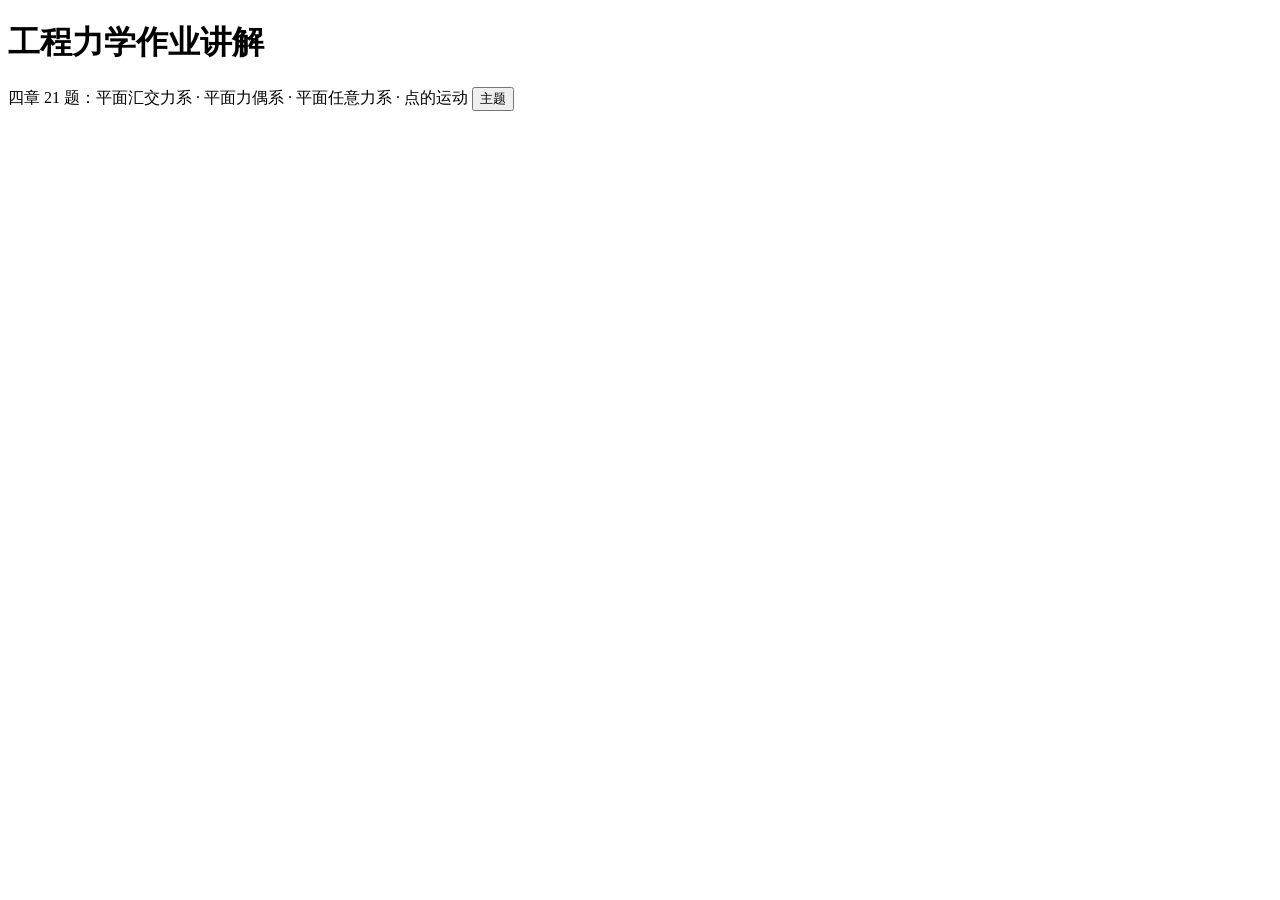
<file: _src/shell.html>
<!doctype html>
<html lang="zh-CN">
<head>
<meta charset="utf-8">
<meta name="viewport" content="width=device-width,initial-scale=1">
<title>工程力学作业讲解</title>
<meta name="description" content="工程力学四章 21 道作业题的分步动画讲解：平面汇交力系、平面力偶系、平面任意力系、点的运动">
<link rel="preconnect" href="https://fonts.googleapis.com">
<link rel="preconnect" href="https://fonts.gstatic.com" crossorigin>
<link href="https://fonts.googleapis.com/css2?family=Noto+Sans+SC:wght@400;500;700&family=Noto+Serif+SC:wght@600;700&display=swap" rel="stylesheet" media="print" onload="this.media='all'">
<style>
/*CSS*/
</style>
</head>
<body>
<header class="top">
  <h1>工程力学作业讲解</h1>
  <span class="sub">四章 21 题：平面汇交力系 · 平面力偶系 · 平面任意力系 · 点的运动</span>
  <button class="theme" id="theme">主题</button>
</header>
<div class="shell">
  <nav class="side" id="nav"></nav>
  <main id="main"></main>
</div>
<script>
/*JS*/
</script>
</body>
</html>
</file>
